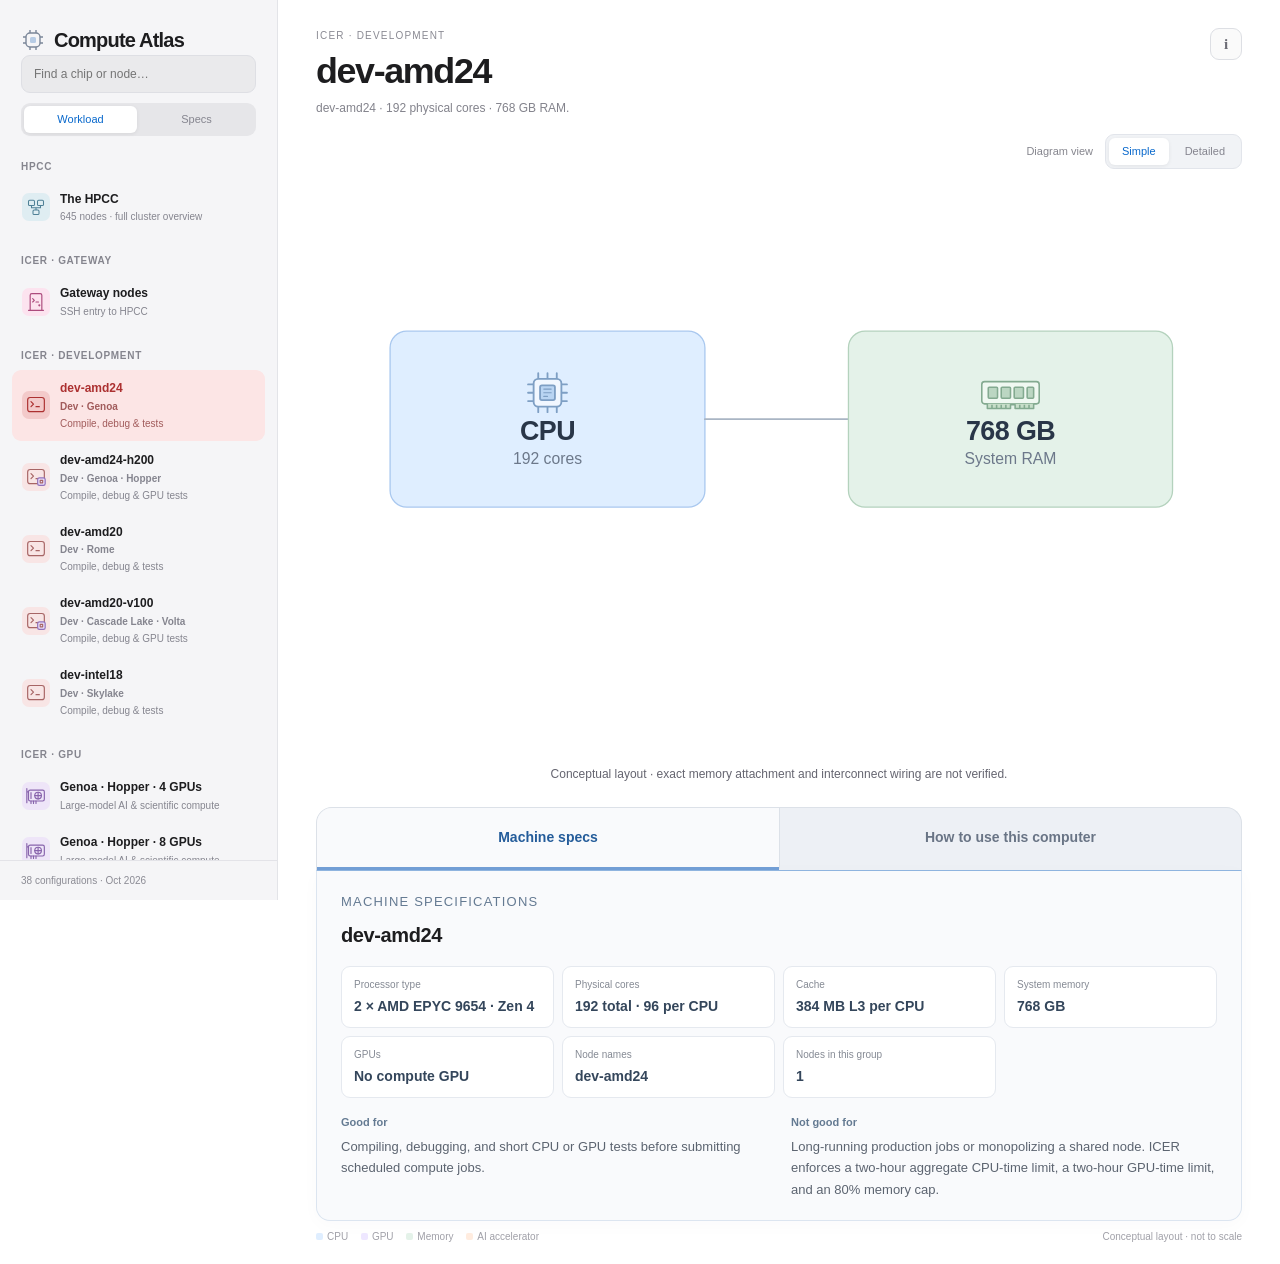
<file: index.html>
<!doctype html>
<html lang="en">

<head>
  <meta charset="utf-8">
  <meta name="viewport" content="width=device-width, initial-scale=1">
  <meta name="color-scheme" content="light">
  <meta name="description" content="An interactive reference for local and ICER compute hardware.">
  <title>Compute Atlas</title>
  <link rel="stylesheet" href="styles/atlas.css">
</head>

<body>
  <div class="app">
    <aside>
      <header class="sidebar-header">
        <a class="brand" href="./" aria-label="Compute Atlas home"><svg viewBox="0 0 24 24" fill="none"
            aria-hidden="true">
            <rect x="5" y="5" width="14" height="14" rx="4" stroke="#7b8799" stroke-width="1.4" />
            <rect x="9" y="9" width="6" height="6" rx="1.5" fill="#b7cce5" />
            <path d="M9 2v3m6-3v3M9 19v3m6-3v3M2 9h3m-3 6h3M19 9h3m-3 6h3" stroke="#7b8799" stroke-width="1.4" />
          </svg> Compute Atlas</a>
        <label class="search"><input id="search" type="search" placeholder="Find a chip or node…"
            aria-label="Find a computer" autocomplete="off"></label>
        <div id="sidebar-mode-controls" class="view-switch sidebar-mode" role="group" aria-label="Sidebar subtitle style">
          <button type="button" data-sidebar-mode="workload" aria-pressed="true">Workload</button>
          <button type="button" data-sidebar-mode="specs" aria-pressed="false">Specs</button>
        </div>
      </header>
      <nav id="computer-list" aria-label="Computers">
        <p class="loading">Loading computers…</p>
      </nav>
      <footer id="profile-count">Loading configurations…</footer>
    </aside>
    <main>
      <header class="page-header">
        <div>
          <p class="eyebrow" id="computer-group"></p>
          <h1 id="computer-name" tabindex="-1">Compute Atlas</h1>
          <p class="summary" id="computer-summary"></p>
        </div>
        <button id="details-button" class="secondary info" aria-label="Configuration details and sources">i</button>
      </header>
      <section id="cluster-panel" class="cluster-panel" aria-label="HPCC cluster inventory" hidden></section>
      <section id="controls" class="controls" hidden aria-label="Local machine options">
        <span class="architecture" id="architecture"></span>
        <label><input id="integrated-gpu" type="checkbox" checked> Integrated GPU</label>
        <label><input id="npu" type="checkbox"> AI accelerator</label>
        <label><input id="discrete-gpu" type="checkbox"> Separate GPU</label>
      </section>
      <div id="diagram-view-controls" class="diagram-view-controls" hidden>
        <span>Diagram view</span>
        <div class="view-switch" role="group" aria-label="Diagram detail level">
          <button type="button" data-diagram-view="simple" aria-pressed="true">Simple</button>
          <button type="button" data-diagram-view="detailed" aria-pressed="false">Detailed</button>
        </div>
      </div>
      <section id="diagram" class="diagram" aria-label="Hardware architecture diagram"></section>
      <div id="machine-tabs" class="machine-tabs" role="tablist" aria-label="Machine information" hidden>
        <button id="specs-tab" type="button" role="tab" aria-selected="true" aria-controls="inspector" data-machine-tab="specs">Machine specs</button>
        <button id="usage-tab" type="button" role="tab" aria-selected="false" aria-controls="usage-panel" tabindex="-1" data-machine-tab="usage">How to use this computer</button>
      </div>
      <section id="inspector" class="inspector" aria-live="polite">
        <p class="eyebrow">Select a component</p>
        <h2>Explore the diagram</h2>
        <p>Click a CPU, GPU, memory pool, or connection to see what it represents.</p>
      </section>
      <section id="usage-panel" class="inspector usage-panel" role="tabpanel" aria-labelledby="usage-tab" hidden></section>
      <footer class="main-footer"><span id="component-legend"><i class="cpu"></i>CPU <i class="gpu"></i>GPU <i class="memory"></i>Memory <i
            class="accelerator"></i>AI accelerator</span><span id="island-legend" hidden><i class="island-cpu"></i>CPU <i class="island-gpu"></i>GPU <i class="island-data"></i>Data Machine <i class="island-superchips"></i>Superchips <i class="island-development"></i>Development</span><span>Conceptual layout · not to scale</span></footer>
    </main>
  </div>
  <dialog id="details-dialog"><button id="close-dialog" class="close" aria-label="Close">×</button>
    <p class="eyebrow">Configuration details</p>
    <h2 id="dialog-title"></h2>
    <div id="dialog-content"></div>
  </dialog>
  <script type="module" src="scripts/app.js"></script>
</body>

</html>
</file>
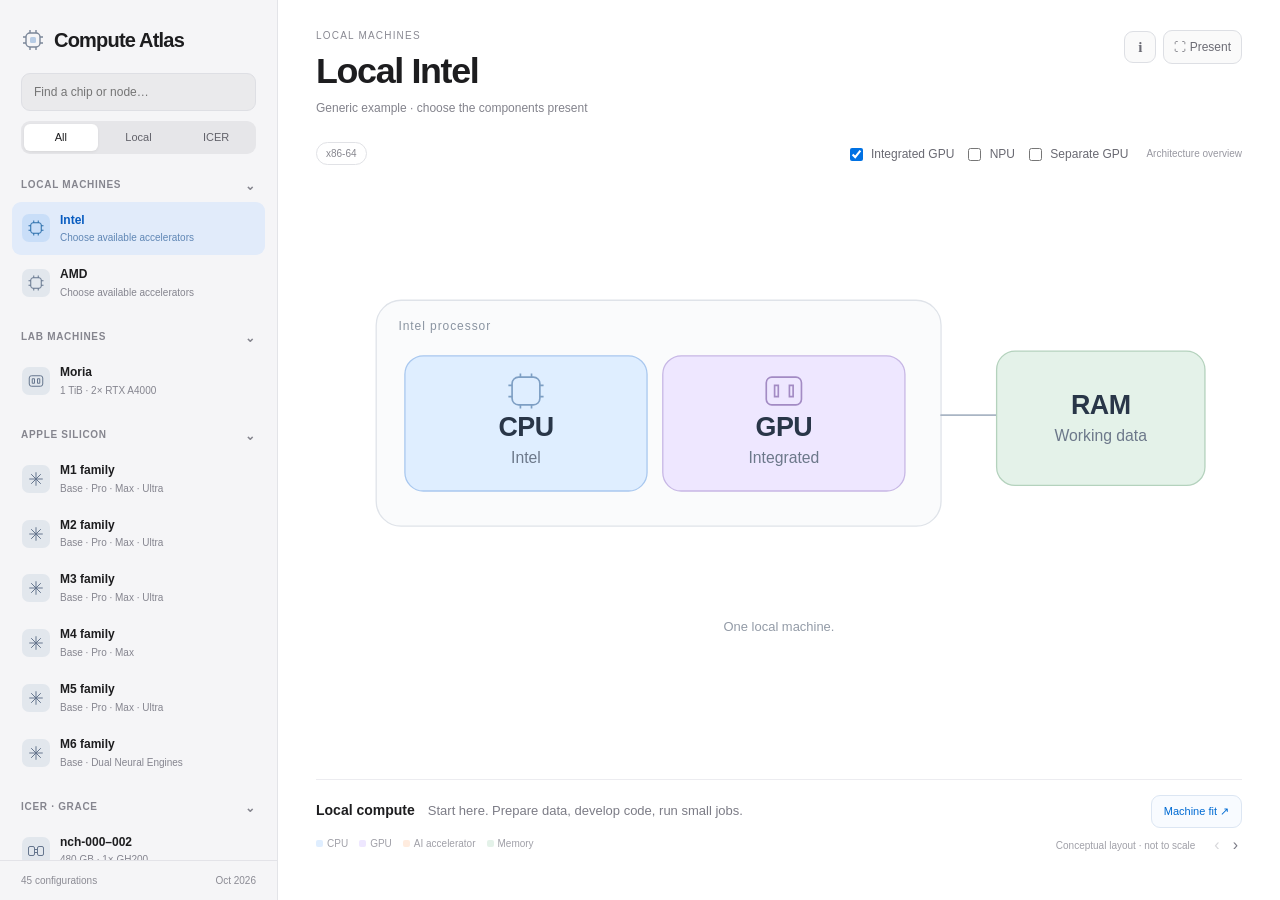
<file: Compute-Atlas.html>
<!doctype html>
<html lang="en">

<head>
  <meta charset="utf-8">
  <meta name="viewport" content="width=device-width,initial-scale=1">
  <meta name="color-scheme" content="light">
  <title>Compute Atlas · Local → ICER</title>
  <style>
    :root {
      color-scheme: light;
      --ink: #1d1d1f;
      --muted: #77777f;
      --line: #e3e4e8;
      --blue: #0071e3;
      --cpu: #dfeeff;
      --cpu-stroke: #a9c8ef;
      --gpu: #eee7ff;
      --gpu-stroke: #c7b7e5;
      --ram: #e4f2e9;
      --ram-stroke: #b4d2bd;
      --npu: #ffecdf;
      --npu-stroke: #e7c5ac
    }

    * {
      box-sizing: border-box
    }

    body {
      margin: 0;
      color: var(--ink);
      background: #fff;
      font: 14px/1.5 -apple-system, BlinkMacSystemFont, "Segoe UI", sans-serif;
      height: 100vh;
      height: 100dvh;
      overflow: hidden
    }

    button,
    input {
      font: inherit
    }

    button {
      color: inherit;
      cursor: pointer;
      background: #fff;
      border: 1px solid #dddfe4;
      border-radius: 9px;
      padding: 7px 12px
    }

    button:hover {
      background: #f1f3f7
    }

    button:focus-visible,
    input:focus-visible,
    summary:focus-visible {
      outline: 3px solid #79b7f6;
      outline-offset: 3px
    }

    button:disabled {
      opacity: .3;
      cursor: default
    }

    [hidden] {
      display: none !important
    }

    .app {
      height: 100%;
      display: grid;
      grid-template-columns: 278px minmax(0, 1fr)
    }

    aside {
      height: 100%;
      background: #f5f5f7;
      border-right: 1px solid var(--line);
      display: flex;
      flex-direction: column;
      min-width: 0
    }

    .side-head {
      padding: 25px 21px 14px
    }

    .brand {
      display: flex;
      align-items: center;
      gap: 9px;
      font-size: 20px;
      font-weight: 600;
      letter-spacing: -.8px
    }

    .brand svg {
      width: 24px;
      height: 24px
    }

    .side-sub {
      font-size: 11px;
      color: var(--muted);
      margin: 3px 0 18px
    }

    .search {
      width: 100%;
      border: 1px solid #dedfe4;
      background: #eaeaec;
      border-radius: 9px;
      padding: 9px 12px;
      color: var(--ink);
      font-size: 12px
    }

    .filters {
      display: flex;
      gap: 4px;
      padding: 3px;
      margin-top: 10px;
      border-radius: 9px;
      background: #e6e6e9
    }

    .filters button {
      flex: 1;
      border: 0;
      background: transparent;
      padding: 5px;
      font-size: 11px;
      color: #62626a;
      border-radius: 6px
    }

    .filters button.active {
      background: #fff;
      color: #1d1d1f;
      box-shadow: 0 1px 3px #0001
    }

    .profiles {
      overflow: auto;
      flex: 1;
      padding: 0 12px 16px;
      scrollbar-width: thin;
      scrollbar-color: #cccdd2 transparent
    }

    .group {
      margin: 0 0 10px
    }

    .group summary {
      cursor: pointer;
      color: #85858e;
      font-size: 10px;
      font-weight: 600;
      letter-spacing: .7px;
      text-transform: uppercase;
      padding: 9px 9px 6px;
      list-style: none;
      display: flex;
      justify-content: space-between
    }

    .group summary::after {
      content: '⌄';
      font-size: 12px
    }

    .group:not([open]) summary::after {
      content: '›'
    }

    .profile {
      display: flex;
      text-align: left;
      gap: 10px;
      align-items: center;
      padding: 10px 10px;
      width: 100%;
      background: transparent;
      border: 0;
      border-radius: 9px;
      margin: 1px 0;
      transition: background .15s
    }

    .profile:hover {
      background: #e9eaee
    }

    .profile.active {
      background: #e1ebfa;
      color: #075bc0
    }

    .profile .p-icon {
      width: 28px;
      height: 28px;
      display: flex;
      align-items: center;
      justify-content: center;
      flex-shrink: 0;
      border-radius: 7px;
      background: #e2e7ed;
      color: #62738b
    }

    .profile.active .p-icon {
      background: #c9def8;
      color: #246aa8
    }

    .p-icon svg {
      width: 18px;
      height: 18px
    }

    .profile strong {
      display: block;
      font-size: 12px;
      font-weight: 550;
      line-height: 1.4
    }

    .profile small {
      display: block;
      color: #85858f;
      font-size: 10px;
      margin-top: 2px
    }

    .profile.active small {
      color: #6087b5
    }

    .side-footer {
      padding: 12px 21px;
      border-top: 1px solid #e3e3e8;
      color: #8b8b94;
      font-size: 10px;
      display: flex;
      justify-content: space-between
    }

    .empty {
      color: #7e7e88;
      font-size: 12px;
      padding: 20px 10px
    }

    main {
      min-width: 0;
      height: 100%;
      display: grid;
      grid-template-rows: auto auto minmax(250px, 1fr) auto;
      padding: 28px 38px 20px;
      overflow: auto
    }

    .main-head {
      display: flex;
      justify-content: space-between;
      align-items: flex-start;
      gap: 20px
    }

    .eyebrow {
      font-size: 10px;
      letter-spacing: 1.2px;
      text-transform: uppercase;
      color: #8a8a93;
      margin-bottom: 7px
    }

    h1 {
      font-size: clamp(25px, 2.8vw, 39px);
      line-height: 1.18;
      font-weight: 550;
      letter-spacing: -1.35px;
      margin: 0 0 7px
    }

    .meta {
      color: #83838c;
      font-size: 12px;
      min-height: 19px
    }

    .head-actions {
      display: flex;
      align-items: center;
      gap: 7px;
      flex-shrink: 0;
      padding-top: 2px
    }

    .head-actions button {
      font-size: 12px;
      color: #6c6c75;
      padding: 7px 10px;
      background: #fafafa
    }

    .head-actions .info {
      width: 32px;
      height: 32px;
      padding: 0;
      font-family: Georgia, serif;
      font-weight: bold;
      font-size: 15px
    }

    .settings {
      min-height: 47px;
      display: flex;
      align-items: center;
      gap: 18px;
      margin-top: 12px;
      flex-wrap: wrap
    }

    .settings label {
      font-size: 12px;
      color: #696972;
      cursor: pointer;
      white-space: nowrap
    }

    .settings input {
      accent-color: var(--blue);
      vertical-align: middle;
      margin: 0 5px 2px 0
    }

    .settings .architecture {
      font-size: 10px;
      color: #86868e;
      border: 1px solid #e1e2e6;
      border-radius: 99px;
      padding: 3px 9px;
      margin-right: auto
    }

    .settings .local-hint {
      font-size: 10px;
      color: #9a9aa3
    }

    .stage {
      position: relative;
      min-height: 250px;
      display: flex;
      align-items: center;
      justify-content: center;
      width: 100%;
      isolation: isolate
    }

    .stage svg {
      width: 100%;
      height: 100%;
      max-width: 1100px;
      max-height: 680px;
      display: block;
      overflow: visible
    }

    .diagram-enter {
      animation: appear .25s ease both
    }

    @keyframes appear {
      from {
        opacity: .1;
        transform: translateY(4px)
      }

      to {
        opacity: 1;
        transform: translateY(0)
      }
    }

    .diagram-frame {
      fill: #fafbfc;
      stroke: #dfe3e9;
      stroke-width: 1.4
    }

    .cpu-box {
      fill: var(--cpu);
      stroke: var(--cpu-stroke)
    }

    .gpu-box {
      fill: var(--gpu);
      stroke: var(--gpu-stroke)
    }

    .ram-box {
      fill: var(--ram);
      stroke: var(--ram-stroke)
    }

    .npu-box {
      fill: var(--npu);
      stroke: var(--npu-stroke)
    }

    .block {
      stroke-width: 1.4;
      transition: stroke .2s, filter .2s
    }

    .component {
      cursor: pointer;
      outline: none
    }

    .component:hover>.block,
    .component:focus-visible>.block {
      stroke: #718eae;
      stroke-width: 2
    }

    .component.selected>.block {
      stroke: #5385be;
      stroke-width: 2.3;
      filter: drop-shadow(0 3px 8px #41688b13)
    }

    svg text {
      font-family: -apple-system, BlinkMacSystemFont, "Segoe UI", sans-serif;
      pointer-events: none
    }

    .diagram-title {
      font-size: 29px;
      font-weight: 550;
      letter-spacing: -.6px;
      fill: #293648
    }

    .diagram-sub {
      font-size: 17px;
      fill: #6c788a
    }

    .diagram-note {
      font-size: 14px;
      fill: #939ba7
    }

    .diagram-small {
      font-size: 13px;
      fill: #778598
    }

    .wire {
      fill: none;
      stroke: #a9b5c4;
      stroke-width: 2;
      stroke-linejoin: round;
      stroke-linecap: round
    }

    .gpu-wire {
      stroke: #b5a4ce
    }

    .badge-text {
      font-size: 13px;
      fill: #8a94a1;
      letter-spacing: 1px
    }

    .role-icon {
      fill: none;
      stroke: #7e9fc4;
      stroke-width: 1.8
    }

    .gpu-icon {
      stroke: #a38bc4
    }

    .npu-icon {
      stroke: #bf9c7f
    }

    .footer {
      border-top: 1px solid #ececf0;
      padding-top: 15px;
      margin-top: 10px
    }

    .caption {
      display: flex;
      gap: 13px;
      align-items: baseline;
      min-height: 33px
    }

    .caption strong {
      font-size: 14px;
      font-weight: 550;
      white-space: nowrap
    }

    .caption span {
      font-size: 13px;
      color: #7c7c86
    }

    .bottomline {
      display: flex;
      justify-content: space-between;
      gap: 20px;
      color: #a0a0a8;
      font-size: 10px;
      margin-top: 8px
    }

    .legend {
      display: flex;
      gap: 11px;
      flex-wrap: wrap
    }

    .legend i {
      display: inline-block;
      width: 7px;
      height: 7px;
      border-radius: 2px;
      margin-right: 4px;
      background: var(--color)
    }

    .pager {
      display: flex;
      gap: 5px
    }

    .pager button {
      border: 0;
      font-size: 16px;
      line-height: 1;
      background: transparent;
      padding: 1px 4px;
      color: #7c7c87
    }

    .top-right {
      display: flex;
      align-items: center;
      gap: 15px
    }

    .node-count {
      color: #9898a1;
      font-size: 10px
    }

    dialog {
      width: min(800px, 92vw);
      max-height: 85vh;
      overflow: auto;
      border: 1px solid #dddfe5;
      border-radius: 20px;
      padding: 28px;
      color: #2b2b33;
      background: #fff;
      box-shadow: 0 25px 100px #0002
    }

    dialog::backdrop {
      background: #242b3745;
      backdrop-filter: blur(7px)
    }

    dialog h2 {
      font-size: 27px;
      font-weight: 550;
      letter-spacing: -.7px;
      margin: 0 0 7px
    }

    dialog h3 {
      font-size: 14px;
      margin-top: 24px;
      font-weight: 600
    }

    dialog p {
      font-size: 12px;
      color: #757580;
      line-height: 1.7
    }

    dialog a {
      color: #006bd3
    }

    dialog .close {
      float: right;
      padding: 3px 10px;
      border: 0;
      font-size: 23px
    }

    dialog table {
      border-collapse: collapse;
      width: 100%;
      font-size: 12px;
      margin: 18px 0
    }

    dialog td {
      padding: 8px 6px;
      border-bottom: 1px solid #eeeef2;
      color: #61616c
    }

    dialog td:first-child {
      width: 35%;
      color: #9999a2
    }

    dialog .source {
      padding: 10px 0;
      border-top: 1px solid #ececf0
    }

    dialog .source a {
      font-size: 12px
    }

    kbd {
      font-size: 10px;
      padding: 1px 4px;
      border: 1px solid #e0e1e6;
      border-radius: 4px
    }

    .presentation .app {
      grid-template-columns: 230px minmax(0, 1fr)
    }

    .presentation main {
      padding: 20px 35px 18px
    }

    .presentation h1 {
      font-size: 38px
    }

    .presentation .caption strong {
      font-size: 18px
    }

    .presentation .caption span {
      font-size: 16px
    }

    .presentation .side-head {
      padding: 20px 15px 10px
    }

    .presentation .search,
    .presentation .filters,
    .presentation .side-sub {
      display: none
    }

    .presentation .profile strong {
      font-size: 13px
    }

    .presentation .bottomline {
      font-size: 11px
    }

    .presentation .diagram-title {
      font-size: 32px
    }

    .presentation .diagram-sub {
      font-size: 19px
    }

    .presentation .diagram-note {
      font-size: 16px
    }

    .presentation .diagram-small {
      font-size: 15px
    }

    .presentation .settings {
      margin-top: 8px
    }

    .presentation .node-count {
      display: none
    }

    .mobile-menu {
      display: none !important
    }

    @media(min-width:1700px) {
      main {
        padding: 35px 65px 25px
      }

      .stage svg {
        max-width: 1250px;
        max-height: 800px
      }

      .profile strong {
        font-size: 13px
      }

      .profile small {
        font-size: 11px
      }
    }

    @media(max-width:1000px) {
      .app {
        grid-template-columns: 240px minmax(0, 1fr)
      }

      main {
        padding: 23px 22px 18px
      }

      .caption {
        display: block
      }

      .caption strong {
        display: block;
        margin-bottom: 3px
      }

      .stage {
        min-height: 300px
      }

      .settings {
        gap: 10px
      }

      .settings label {
        font-size: 11px
      }

      .head-actions button {
        font-size: 11px
      }

      .bottomline>span {
        max-width: 190px
      }

      .diagram-sub {
        font-size: 19px
      }
    }

    @media(max-width:700px) {

      .app,
      .presentation .app {
        grid-template-columns: 1fr
      }

      aside {
        display: none;
        position: fixed;
        left: 0;
        top: 0;
        bottom: 0;
        width: 285px;
        z-index: 10;
        box-shadow: 10px 0 70px #0002
      }

      body.show-menu aside {
        display: flex
      }

      .mobile-menu {
        display: block !important
      }

      .main-head {
        gap: 10px
      }

      main,
      .presentation main {
        padding: 20px 16px 16px
      }

      h1,
      .presentation h1 {
        font-size: 27px
      }

      .meta {
        font-size: 11px
      }

      .head-actions {
        gap: 4px
      }

      .head-actions button {
        padding: 6px 8px
      }

      .eyebrow {
        font-size: 9px
      }

      .stage {
        min-height: 270px
      }

      .stage svg {
        max-height: 540px
      }

      .settings .local-hint {
        display: none
      }

      .caption span,
      .presentation .caption span {
        font-size: 12px
      }

      .caption strong,
      .presentation .caption strong {
        font-size: 14px
      }

      .bottomline {
        font-size: 9px;
        gap: 10px
      }

      .legend {
        gap: 6px
      }

      .diagram-title {
        font-size: 32px
      }

      .diagram-sub {
        font-size: 21px
      }

      .diagram-small {
        font-size: 16px
      }

      .diagram-note {
        font-size: 17px
      }

      .menu-backdrop {
        position: fixed;
        inset: 0;
        z-index: 9;
        background: #0003
      }

      dialog {
        padding: 20px
      }

      .presentation .profile strong {
        font-size: 12px
      }
    }

    @media(prefers-reduced-motion:reduce) {
      * {
        transition: none !important;
        animation: none !important
      }
    }

    /* Normal document scrolling; explicit SVG proportions avoid percentage-height
   sizing loops in Safari's grid/flex layout. */
    html {
      height: auto;
      min-height: 100%;
      overflow-x: hidden;
      overflow-y: auto
    }

    body {
      height: auto;
      min-height: 100vh;
      min-height: 100dvh;
      overflow: visible
    }

    .app {
      height: auto;
      min-height: 100vh;
      min-height: 100dvh;
      align-items: start
    }

    aside {
      position: sticky;
      top: 0;
      height: 100vh;
      height: 100dvh;
      min-height: 0;
      overflow: hidden;
      align-self: start
    }

    .side-head,
    .side-footer {
      flex-shrink: 0
    }

    .profiles {
      flex: 1 1 0;
      min-height: 0;
      overflow-x: hidden;
      overflow-y: auto;
      -webkit-overflow-scrolling: touch;
      overscroll-behavior: contain;
      touch-action: pan-y
    }

    main {
      display: block;
      height: auto;
      min-height: 100vh;
      min-height: 100dvh;
      overflow: visible;
      min-width: 0
    }

    .stage {
      display: block;
      min-height: 0;
      height: auto;
      width: 100%;
      margin: 14px auto;
      max-width: 1100px
    }

    .stage svg {
      display: block;
      width: 100%;
      height: auto;
      max-width: none;
      max-height: none;
      overflow: hidden;
      aspect-ratio: 1000 / 620
    }

    .footer {
      margin-top: 12px
    }

    dialog {
      overflow-y: auto;
      -webkit-overflow-scrolling: touch;
      overscroll-behavior: contain
    }

    @media(min-width:1700px) {
      .stage {
        max-width: 1250px
      }

      .stage svg {
        max-width: none;
        max-height: none
      }
    }

    @media(max-width:1000px) {
      .stage {
        min-height: 0
      }
    }

    @media(max-width:700px) {
      aside {
        position: fixed;
        top: 0;
        bottom: 0;
        height: 100vh;
        height: 100dvh
      }

      .stage {
        min-height: 0;
        margin: 20px 0
      }

      .stage svg {
        height: auto;
        max-height: none
      }

      .app {
        min-height: 100vh;
        min-height: 100dvh
      }
    }


    /* Optional component cards: the base architecture view remains unchanged. */
    .caption .fit-button {
      margin-left: auto;
      flex-shrink: 0;
      font-size: 11px;
      color: #006bd3;
      background: #f8fbff;
      border-color: #dce6f3;
      white-space: nowrap
    }

    #componentDetails {
      width: min(680px, 94vw);
      padding: 25px 28px
    }

    #componentDetails h2 {
      font-size: 25px;
      padding-right: 25px;
      margin: 0 0 5px
    }

    #componentKicker {
      font-size: 13px;
      color: #7b7b85;
      margin: 0 0 18px;
      line-height: 1.5
    }

    .quick-stats {
      display: grid;
      grid-template-columns: repeat(4, minmax(0, 1fr));
      gap: 8px;
      margin: 17px 0 22px
    }

    .quick-stat {
      background: #f4f6f9;
      border: 1px solid #e8ebef;
      border-radius: 11px;
      padding: 13px 10px;
      min-width: 0
    }

    .quick-stat strong {
      display: block;
      font-weight: 550;
      font-size: 19px;
      letter-spacing: -.5px;
      line-height: 1.3;
      overflow-wrap: anywhere
    }

    .quick-stat span {
      font-size: 10px;
      color: #8a8d96;
      display: block;
      margin-top: 4px
    }

    #componentDetails .insight-section h3 {
      font-size: 11px;
      letter-spacing: .2px;
      margin: 15px 0 4px;
      color: #647a92
    }

    #componentDetails .insight-section p {
      font-size: 13px;
      line-height: 1.6;
      margin: 0;
      color: #4d5360
    }

    #componentDetails .insight-why {
      border-top: 1px solid #eceef2;
      margin-top: 17px;
      padding-top: 1px
    }

    #componentDetails .peak-note {
      font-size: 10px;
      line-height: 1.6;
      color: #92949e;
      margin: 15px 0 0
    }

    .term-buttons {
      display: flex;
      gap: 6px;
      flex-wrap: wrap;
      border-top: 1px solid #eceef2;
      padding-top: 14px;
      margin-top: 17px
    }

    .term-buttons button {
      font-size: 10px;
      background: #f8f9fb;
      color: #6c7a90;
      padding: 5px 8px;
      border-color: #e5e8ee
    }

    #componentDetails .term-explanation {
      font-size: 12px;
      background: #eef4fc;
      border-radius: 9px;
      padding: 12px;
      color: #4c6685
    }

    .node-link-button {
      border: 0;
      padding: 0;
      background: transparent;
      color: #006bd3;
      font-size: 11px;
      margin: 15px 0 0
    }

    .card-source {
      margin-top: 14px;
      font-size: 11px
    }

    @media(max-width:1000px) {
      .caption .fit-button {
        margin-top: 10px
      }
    }

    @media(max-width:650px) {
      #componentDetails {
        padding: 21px
      }

      .quick-stats {
        grid-template-columns: repeat(2, minmax(0, 1fr))
      }

      .quick-stat strong {
        font-size: 19px
      }

      .caption .fit-button {
        font-size: 10px
      }
    }


    /* Component selection updates the footer in place; no modal or focus jump. */
    #componentDetails {
      width: 100%;
      max-width: none;
      padding: 16px 18px;
      margin: 15px 0 17px;
      border: 1px solid #e4e8ef;
      border-radius: 14px;
      background: #f9fafc;
      box-shadow: none;
      position: static;
      color: var(--ink)
    }

    #componentDetails h2 {
      font-size: 18px;
      margin: 0 0 3px;
      padding-right: 30px;
      letter-spacing: -.4px;
      font-weight: 550
    }

    #componentKicker {
      font-size: 11px;
      margin: 0 0 12px
    }

    .close-inline {
      float: right;
      padding: 0 4px;
      font-size: 21px;
      line-height: 1;
      border: 0;
      color: #8c95a3;
      background: transparent
    }

    #componentDetails .quick-stats {
      margin: 10px 0 15px;
      gap: 8px
    }

    #componentDetails .quick-stat {
      background: #fff;
      padding: 10px 12px
    }

    #componentDetails .quick-stat strong {
      font-size: 18px
    }

    .insight-columns {
      display: grid;
      grid-template-columns: repeat(3, minmax(0, 1fr));
      gap: 20px
    }

    #componentDetails .insight-section h3 {
      margin: 0 0 5px;
      font-size: 10px
    }

    #componentDetails .insight-section p {
      font-size: 12px;
      line-height: 1.6
    }

    #componentDetails .insight-why {
      margin: 0;
      padding: 0;
      border: 0
    }

    #componentDetails .extra-insight {
      margin-top: 14px;
      border-top: 1px solid #e6eaf0;
      padding-top: 10px;
      color: #7c8799;
      font-size: 11px
    }

    #componentDetails .extra-insight summary {
      cursor: pointer;
      width: max-content
    }

    #componentDetails .term-buttons {
      margin-top: 12px;
      padding-top: 0;
      border: 0
    }

    @media(max-width:850px) {
      .insight-columns {
        grid-template-columns: 1fr;
        gap: 13px
      }

      #componentDetails {
        padding: 14px
      }

      #componentDetails .quick-stats {
        grid-template-columns: repeat(2, minmax(0, 1fr))
      }
    }


    .variant-switch {
      display: flex;
      gap: 3px;
      align-items: center;
      padding: 3px;
      background: #f1f3f6;
      border: 1px solid #e2e5eb;
      border-radius: 9px
    }

    .variant-switch button {
      font-size: 11px;
      border: 0;
      border-radius: 6px;
      padding: 5px 13px;
      background: transparent;
      color: #85858f
    }

    .variant-switch button[aria-pressed=true] {
      background: #fff;
      color: #0868cc;
      box-shadow: 0 1px 4px #0001
    }

    .variant-switch button:disabled {
      opacity: .3;
      cursor: default
    }

    @media(max-width:700px) {
      .variant-switch button {
        padding: 5px 10px
      }
    }
  </style>
</head>

<body>
  <div class="app">
    <aside aria-label="Hardware configurations">
      <div class="side-head">
        <div class="brand"><svg viewBox="0 0 24 24" fill="none" aria-hidden="true">
            <rect x="5" y="5" width="14" height="14" rx="4" stroke="#7b8799" stroke-width="1.4" />
            <rect x="9" y="9" width="6" height="6" rx="1.5" fill="#b7cce5" />
            <path d="M9 2v3m6-3v3M9 19v3m6-3v3M2 9h3m-3 6h3M19 9h3m-3 6h3" stroke="#7b8799" stroke-width="1.4" />
          </svg>Compute Atlas</div>
        <div class="side-sub"></div><input id="search" class="search" placeholder="Find a chip or node…"
          aria-label="Search configurations or individual node names">
        <div class="filters" aria-label="Filter configurations"><button data-filter="all" class="active"
            aria-pressed="true">All</button><button data-filter="local" aria-pressed="false">Local</button><button
            data-filter="icer" aria-pressed="false">ICER</button></div>
      </div>
      <nav class="profiles" id="profiles" aria-label="Choose a configuration"></nav>
      <div class="side-footer"><span id="profileCount">45 configurations</span><span>Oct 2026</span></div>
    </aside>
    <main>
      <div class="main-head">
        <div>
          <div class="eyebrow" id="location">Local machines</div>
          <h1 id="title">Intel</h1>
          <div class="meta" id="meta">Generic local configuration</div>
        </div>
        <div class="head-actions"><button class="mobile-menu" id="menu"
            aria-label="Choose configuration">☰</button><button class="info" id="info"
            aria-label="Configuration details and sources">i</button><button id="present">⛶ Present</button></div>
      </div>
      <div class="settings"><span class="architecture" id="isa">x86-64</span>
        <div id="localOptions"><label><input id="igpu" type="checkbox" checked> Integrated GPU</label>　<label><input
              id="npu" type="checkbox"> NPU</label>　<label><input id="dgpu" type="checkbox"> Separate GPU</label></div>
        <div id="appleOptions" class="variant-switch" role="group" aria-label="Apple chip variant" hidden></div><span
          id="summaryCount" class="node-count"></span>
      </div>
      <div class="stage" id="stage" aria-label="Architecture diagram"></div>
      <footer class="footer">
        <div class="caption" aria-live="polite"><strong id="captionTitle">CPU</strong><span id="captionText">Runs code
            and prepares data.</span><button class="fit-button" id="machineFit">Machine fit ↗</button></div>
        <section id="componentDetails" class="inline-component" aria-label="Selected component information" hidden>
          <button class="close-inline" id="closeComponent" aria-label="Hide component information">×</button>
          <h2 id="componentTitle"></h2>
          <p id="componentKicker"></p>
          <div id="componentBody"></div>
        </section>
        <div class="bottomline">
          <div class="legend"><span><i style="--color:var(--cpu)"></i>CPU</span><span><i
                style="--color:var(--gpu)"></i>GPU</span><span><i style="--color:var(--npu)"></i>AI
              accelerator</span><span><i style="--color:var(--ram)"></i>Memory</span></div>
          <div class="top-right"><span>Conceptual layout · not to scale</span>
            <div class="pager"><button id="prev" aria-label="Previous configuration"
                title="Previous (←)">‹</button><button id="next" aria-label="Next configuration"
                title="Next (→)">›</button></div>
          </div>
        </div>
      </footer>
    </main>
  </div>
  <div class="menu-backdrop" id="menuBackdrop" hidden></div>
  <dialog id="details"><button class="close" id="closeDetails" aria-label="Close details">×</button>
    <div class="eyebrow">Configuration notes</div>
    <h2 id="detailsTitle"></h2>
    <div id="detailsBody"></div>
  </dialog>

  <script>
    'use strict';
    const PROFILES = [
      {
        "id": "local-intel",
        "label": "Intel",
        "group": "Local machines",
        "layout": "local",
        "cpu": "Intel",
        "isa": "x86-64",
        "ram": "System RAM",
        "source": "local",
        "generic": true
      },
      {
        "id": "local-amd",
        "label": "AMD",
        "group": "Local machines",
        "layout": "local",
        "cpu": "AMD",
        "isa": "x86-64",
        "ram": "System RAM",
        "source": "local",
        "generic": true
      },
      {
        "id": "moria",
        "label": "Moria",
        "group": "Lab machines",
        "layout": "server",
        "cpu": "AMD EPYC 7552",
        "cores": 96,
        "threads": 192,
        "ram": "1 TiB",
        "gpu": "RTX A4000",
        "gpuCount": 2,
        "vram": "16 GB",
        "nvlink": "no",
        "nodes": [
          "moria"
        ],
        "nodeRange": "moria.egr.msu.edu",
        "source": "moria",
        "note": "Hardware details supplied by Joe: two 48-core EPYC 7552 CPUs, SMT enabled (192 hardware threads), 1 TiB RAM and two 16 GB RTX A4000 GPUs. Not a live inventory check."
      },
      {
        "id": "apple-m1",
        "label": "M1 family",
        "group": "Apple silicon",
        "layout": "apple",
        "cpu": "Apple M1",
        "isa": "ARM64",
        "ram": "Unified memory",
        "source": "apple",
        "variants": "Base \u00b7 Pro \u00b7 Max \u00b7 Ultra",
        "generic": true
      },
      {
        "id": "apple-m2",
        "label": "M2 family",
        "group": "Apple silicon",
        "layout": "apple",
        "cpu": "Apple M2",
        "isa": "ARM64",
        "ram": "Unified memory",
        "source": "apple",
        "variants": "Base \u00b7 Pro \u00b7 Max \u00b7 Ultra",
        "generic": true
      },
      {
        "id": "apple-m3",
        "label": "M3 family",
        "group": "Apple silicon",
        "layout": "apple",
        "cpu": "Apple M3",
        "isa": "ARM64",
        "ram": "Unified memory",
        "source": "apple",
        "variants": "Base \u00b7 Pro \u00b7 Max \u00b7 Ultra",
        "generic": true
      },
      {
        "id": "apple-m4",
        "label": "M4 family",
        "group": "Apple silicon",
        "layout": "apple",
        "cpu": "Apple M4",
        "isa": "ARM64",
        "ram": "Unified memory",
        "source": "apple",
        "variants": "Base \u00b7 Pro \u00b7 Max",
        "generic": true
      },
      {
        "id": "apple-m5",
        "label": "M5 family",
        "group": "Apple silicon",
        "layout": "apple",
        "cpu": "Apple M5",
        "isa": "ARM64",
        "ram": "Unified memory",
        "source": "apple",
        "variants": "Base \u00b7 Pro \u00b7 Max \u00b7 Ultra",
        "generic": true
      },
      {
        "id": "apple-m6",
        "label": "M6 family",
        "group": "Apple silicon",
        "layout": "apple",
        "cpu": "Apple M6",
        "isa": "ARM64",
        "ram": "Unified memory",
        "source": "apple6",
        "variants": "Base \u00b7 Dual Neural Engines",
        "generic": true
      },
      {
        "id": "grace-hopper",
        "label": "nch-000\u2013002",
        "group": "ICER \u00b7 Grace",
        "layout": "gh",
        "cpu": "NVIDIA Grace",
        "cores": 72,
        "ram": "480 GB",
        "nodes": [
          "nch-000",
          "nch-001",
          "nch-002"
        ],
        "nodeRange": "nch-[000\u2013002]",
        "source": "grace",
        "gpu": "GH200",
        "gpuCount": 1,
        "vram": "96 GB",
        "ssd": "1.5 TB",
        "access": "Buy-in rules; non-owner jobs under 4 hours."
      },
      {
        "id": "grace-hopper-003",
        "label": "nch-003",
        "group": "ICER \u00b7 Grace",
        "layout": "gh",
        "cpu": "NVIDIA Grace",
        "cores": 72,
        "ram": "480 GB",
        "nodes": [
          "nch-003"
        ],
        "nodeRange": "nch-003",
        "source": "grace",
        "gpu": "GH200",
        "gpuCount": 1,
        "vram": "96 GB",
        "ssd": "3.2 TB",
        "access": "Buy-in rules; non-owner jobs under 4 hours."
      },
      {
        "id": "grace-grace",
        "label": "ncc-000",
        "group": "ICER \u00b7 Grace",
        "layout": "gg",
        "cpu": "NVIDIA Grace",
        "cores": 144,
        "ram": "480 GB",
        "nodes": [
          "ncc-000"
        ],
        "nodeRange": "ncc-000",
        "source": "grace",
        "ssd": "3.5 TB",
        "access": "Buy-in rules; non-owner jobs under 4 hours."
      },
      {
        "id": "h200-4",
        "label": "nfh-000\u2013005",
        "group": "ICER \u00b7 GPU",
        "layout": "server",
        "cpu": "AMD EPYC 9654",
        "cores": 192,
        "ram": "768 GB",
        "nodes": [
          "nfh-000",
          "nfh-001",
          "nfh-002",
          "nfh-003",
          "nfh-004",
          "nfh-005"
        ],
        "nodeRange": "nfh-[000\u2013005]",
        "source": "cluster",
        "gpu": "H200",
        "gpuCount": 4,
        "vram": "141 GB",
        "nvlink": "yes",
        "ssd": "960 GB",
        "cluster": "amd24"
      },
      {
        "id": "h200-8",
        "label": "neh-000\u2013001",
        "group": "ICER \u00b7 GPU",
        "layout": "server",
        "cpu": "AMD EPYC 9654",
        "cores": 192,
        "ram": "768 GB",
        "nodes": [
          "neh-000",
          "neh-001"
        ],
        "nodeRange": "neh-[000\u2013001]",
        "source": "cluster",
        "gpu": "H200",
        "gpuCount": 8,
        "vram": "141 GB",
        "nvlink": "yes",
        "ssd": "960 GB",
        "cluster": "amd24"
      },
      {
        "id": "l40s-8",
        "label": "nel-000\u2013002",
        "group": "ICER \u00b7 GPU",
        "layout": "server",
        "cpu": "AMD EPYC 9654",
        "cores": 192,
        "ram": "768 GB",
        "nodes": [
          "nel-000",
          "nel-001",
          "nel-002"
        ],
        "nodeRange": "nel-[000\u2013002]",
        "source": "cluster",
        "gpu": "L40S",
        "gpuCount": 8,
        "vram": "48 GB",
        "nvlink": "no",
        "ssd": "960 GB",
        "cluster": "amd24"
      },
      {
        "id": "a100-amd",
        "label": "nal-000\u2013003, 008\u2013010",
        "group": "ICER \u00b7 GPU",
        "layout": "server",
        "cpu": "AMD EPYC 7713",
        "cores": 128,
        "ram": "512 GB",
        "nodes": [
          "nal-000",
          "nal-001",
          "nal-002",
          "nal-003",
          "nal-008",
          "nal-009",
          "nal-010"
        ],
        "nodeRange": "nal-[000\u2013003,008\u2013010]",
        "source": "cluster",
        "gpu": "A100",
        "gpuCount": 4,
        "vram": "80 GB",
        "nvlink": "yes",
        "ssd": "1.92 TB",
        "cluster": "amd21"
      },
      {
        "id": "a100-intel",
        "label": "nif-000\u2013005",
        "group": "ICER \u00b7 GPU",
        "layout": "server",
        "cpu": "Intel Xeon 8358",
        "cores": 64,
        "ram": "256 GB",
        "nodes": [
          "nif-000",
          "nif-001",
          "nif-002",
          "nif-003",
          "nif-004",
          "nif-005"
        ],
        "nodeRange": "nif-[000\u2013005]",
        "source": "cluster",
        "gpu": "A100",
        "gpuCount": 4,
        "vram": "40 GB",
        "nvlink": "no",
        "ssd": "1.92 TB",
        "cluster": "intel21"
      },
      {
        "id": "v100s",
        "label": "nvf-000\u2013016, 018\u2013020",
        "group": "ICER \u00b7 GPU",
        "layout": "server",
        "cpu": "Intel Xeon Platinum 8260",
        "cores": 48,
        "ram": "178 GB",
        "nodes": [
          "nvf-000",
          "nvf-001",
          "nvf-002",
          "nvf-003",
          "nvf-004",
          "nvf-005",
          "nvf-006",
          "nvf-007",
          "nvf-008",
          "nvf-009",
          "nvf-010",
          "nvf-011",
          "nvf-012",
          "nvf-013",
          "nvf-014",
          "nvf-015",
          "nvf-016",
          "nvf-018",
          "nvf-019",
          "nvf-020"
        ],
        "nodeRange": "nvf-[000\u2013016,018\u2013020]",
        "source": "cluster",
        "gpu": "V100S",
        "gpuCount": 4,
        "vram": "32 GB",
        "nvlink": "mixed",
        "ssd": "412 GB",
        "cluster": "amd20-v100"
      },
      {
        "id": "v100s-017",
        "label": "nvf-017",
        "group": "ICER \u00b7 GPU",
        "layout": "server",
        "cpu": "Intel Xeon Platinum 8260",
        "cores": 48,
        "ram": "565 GB",
        "nodes": [
          "nvf-017"
        ],
        "nodeRange": "nvf-017",
        "source": "cluster",
        "gpu": "V100S",
        "gpuCount": 4,
        "vram": "32 GB",
        "nvlink": "mixed",
        "ssd": "412 GB",
        "cluster": "amd20-v100"
      },
      {
        "id": "v100",
        "label": "nvl-000\u2013007",
        "group": "ICER \u00b7 GPU",
        "layout": "server",
        "cpu": "Intel Xeon Gold 6148",
        "cores": 40,
        "ram": "367 GB",
        "nodes": [
          "nvl-000",
          "nvl-001",
          "nvl-002",
          "nvl-003",
          "nvl-004",
          "nvl-005",
          "nvl-006",
          "nvl-007"
        ],
        "nodeRange": "nvl-[000\u2013007]",
        "source": "cluster",
        "gpu": "V100",
        "gpuCount": 8,
        "vram": "32 GB",
        "nvlink": "yes",
        "ssd": "413 GB",
        "cluster": "intel18-v100"
      },
      {
        "id": "genoa-768",
        "label": "agg-000\u2013047",
        "group": "ICER \u00b7 CPU",
        "layout": "server",
        "cpu": "AMD EPYC 9654",
        "cores": 192,
        "ram": "768 GB",
        "nodes": [
          "agg-000",
          "agg-001",
          "agg-002",
          "agg-003",
          "agg-004",
          "agg-005",
          "agg-006",
          "agg-007",
          "agg-008",
          "agg-009",
          "agg-010",
          "agg-011",
          "agg-012",
          "agg-013",
          "agg-014",
          "agg-015",
          "agg-016",
          "agg-017",
          "agg-018",
          "agg-019",
          "agg-020",
          "agg-021",
          "agg-022",
          "agg-023",
          "agg-024",
          "agg-025",
          "agg-026",
          "agg-027",
          "agg-028",
          "agg-029",
          "agg-030",
          "agg-031",
          "agg-032",
          "agg-033",
          "agg-034",
          "agg-035",
          "agg-036",
          "agg-037",
          "agg-038",
          "agg-039",
          "agg-040",
          "agg-041",
          "agg-042",
          "agg-043",
          "agg-044",
          "agg-045",
          "agg-046",
          "agg-047"
        ],
        "nodeRange": "agg-[000\u2013047]",
        "source": "cluster",
        "cluster": "amd24",
        "ssd": "960 GB"
      },
      {
        "id": "genoa-2300",
        "label": "agg-049\u2013064, 073\u2013078",
        "group": "ICER \u00b7 CPU",
        "layout": "server",
        "cpu": "AMD EPYC 9654",
        "cores": 192,
        "ram": "2.3 TB",
        "nodes": [
          "agg-049",
          "agg-050",
          "agg-051",
          "agg-052",
          "agg-053",
          "agg-054",
          "agg-055",
          "agg-056",
          "agg-057",
          "agg-058",
          "agg-059",
          "agg-060",
          "agg-061",
          "agg-062",
          "agg-063",
          "agg-064",
          "agg-073",
          "agg-074",
          "agg-075",
          "agg-076",
          "agg-077",
          "agg-078"
        ],
        "nodeRange": "agg-[049\u2013064,073\u2013078]",
        "source": "cluster",
        "cluster": "amd24",
        "ssd": "960 GB"
      },
      {
        "id": "genoa-1500",
        "label": "agg-048, 065\u2013072",
        "group": "ICER \u00b7 CPU",
        "layout": "server",
        "cpu": "AMD EPYC 9654",
        "cores": 192,
        "ram": "1.5 TB",
        "nodes": [
          "agg-048",
          "agg-065",
          "agg-066",
          "agg-067",
          "agg-068",
          "agg-069",
          "agg-070",
          "agg-071",
          "agg-072"
        ],
        "nodeRange": "agg-[048,065\u2013072]",
        "source": "cluster",
        "cluster": "amd24",
        "ssd": "960 GB"
      },
      {
        "id": "genoa-x",
        "label": "agx-000\u2013001",
        "group": "ICER \u00b7 CPU",
        "layout": "server",
        "cpu": "AMD EPYC 9684X",
        "cores": 192,
        "ram": "768 GB",
        "nodes": [
          "agx-000",
          "agx-001"
        ],
        "nodeRange": "agx-[000\u2013001]",
        "source": "cluster",
        "cluster": "amd24",
        "ssd": "960 GB",
        "feature": "Larger CPU cache"
      },
      {
        "id": "milan-493",
        "label": "acm-000\u2013047",
        "group": "ICER \u00b7 CPU",
        "layout": "server",
        "cpu": "AMD EPYC 7763",
        "cores": 128,
        "ram": "493 GB",
        "nodes": [
          "acm-000",
          "acm-001",
          "acm-002",
          "acm-003",
          "acm-004",
          "acm-005",
          "acm-006",
          "acm-007",
          "acm-008",
          "acm-009",
          "acm-010",
          "acm-011",
          "acm-012",
          "acm-013",
          "acm-014",
          "acm-015",
          "acm-016",
          "acm-017",
          "acm-018",
          "acm-019",
          "acm-020",
          "acm-021",
          "acm-022",
          "acm-023",
          "acm-024",
          "acm-025",
          "acm-026",
          "acm-027",
          "acm-028",
          "acm-029",
          "acm-030",
          "acm-031",
          "acm-032",
          "acm-033",
          "acm-034",
          "acm-035",
          "acm-036",
          "acm-037",
          "acm-038",
          "acm-039",
          "acm-040",
          "acm-041",
          "acm-042",
          "acm-043",
          "acm-044",
          "acm-045",
          "acm-046",
          "acm-047"
        ],
        "nodeRange": "acm-[000\u2013047]",
        "source": "cluster",
        "cluster": "amd22",
        "ssd": "412 GB"
      },
      {
        "id": "milan-996",
        "label": "acm-050\u2013067",
        "group": "ICER \u00b7 CPU",
        "layout": "server",
        "cpu": "AMD EPYC 7763",
        "cores": 128,
        "ram": "996 GB",
        "nodes": [
          "acm-050",
          "acm-051",
          "acm-052",
          "acm-053",
          "acm-054",
          "acm-055",
          "acm-056",
          "acm-057",
          "acm-058",
          "acm-059",
          "acm-060",
          "acm-061",
          "acm-062",
          "acm-063",
          "acm-064",
          "acm-065",
          "acm-066",
          "acm-067"
        ],
        "nodeRange": "acm-[050\u2013067]",
        "source": "cluster",
        "cluster": "amd22",
        "ssd": "412 GB"
      },
      {
        "id": "milan-2005",
        "label": "acm-068\u2013069",
        "group": "ICER \u00b7 CPU",
        "layout": "server",
        "cpu": "AMD EPYC 7763",
        "cores": 128,
        "ram": "2005 GB",
        "nodes": [
          "acm-068",
          "acm-069"
        ],
        "nodeRange": "acm-[068\u2013069]",
        "source": "cluster",
        "cluster": "amd22",
        "ssd": "412 GB"
      },
      {
        "id": "rome-493",
        "label": "amr-000\u2013101, 136\u2013238, 252\u2013253",
        "group": "ICER \u00b7 CPU",
        "layout": "server",
        "cpu": "AMD EPYC 7H12",
        "cores": 128,
        "ram": "493 GB",
        "nodes": [
          "amr-000",
          "amr-001",
          "amr-002",
          "amr-003",
          "amr-004",
          "amr-005",
          "amr-006",
          "amr-007",
          "amr-008",
          "amr-009",
          "amr-010",
          "amr-011",
          "amr-012",
          "amr-013",
          "amr-014",
          "amr-015",
          "amr-016",
          "amr-017",
          "amr-018",
          "amr-019",
          "amr-020",
          "amr-021",
          "amr-022",
          "amr-023",
          "amr-024",
          "amr-025",
          "amr-026",
          "amr-027",
          "amr-028",
          "amr-029",
          "amr-030",
          "amr-031",
          "amr-032",
          "amr-033",
          "amr-034",
          "amr-035",
          "amr-036",
          "amr-037",
          "amr-038",
          "amr-039",
          "amr-040",
          "amr-041",
          "amr-042",
          "amr-043",
          "amr-044",
          "amr-045",
          "amr-046",
          "amr-047",
          "amr-048",
          "amr-049",
          "amr-050",
          "amr-051",
          "amr-052",
          "amr-053",
          "amr-054",
          "amr-055",
          "amr-056",
          "amr-057",
          "amr-058",
          "amr-059",
          "amr-060",
          "amr-061",
          "amr-062",
          "amr-063",
          "amr-064",
          "amr-065",
          "amr-066",
          "amr-067",
          "amr-068",
          "amr-069",
          "amr-070",
          "amr-071",
          "amr-072",
          "amr-073",
          "amr-074",
          "amr-075",
          "amr-076",
          "amr-077",
          "amr-078",
          "amr-079",
          "amr-080",
          "amr-081",
          "amr-082",
          "amr-083",
          "amr-084",
          "amr-085",
          "amr-086",
          "amr-087",
          "amr-088",
          "amr-089",
          "amr-090",
          "amr-091",
          "amr-092",
          "amr-093",
          "amr-094",
          "amr-095",
          "amr-096",
          "amr-097",
          "amr-098",
          "amr-099",
          "amr-100",
          "amr-101",
          "amr-136",
          "amr-137",
          "amr-138",
          "amr-139",
          "amr-140",
          "amr-141",
          "amr-142",
          "amr-143",
          "amr-144",
          "amr-145",
          "amr-146",
          "amr-147",
          "amr-148",
          "amr-149",
          "amr-150",
          "amr-151",
          "amr-152",
          "amr-153",
          "amr-154",
          "amr-155",
          "amr-156",
          "amr-157",
          "amr-158",
          "amr-159",
          "amr-160",
          "amr-161",
          "amr-162",
          "amr-163",
          "amr-164",
          "amr-165",
          "amr-166",
          "amr-167",
          "amr-168",
          "amr-169",
          "amr-170",
          "amr-171",
          "amr-172",
          "amr-173",
          "amr-174",
          "amr-175",
          "amr-176",
          "amr-177",
          "amr-178",
          "amr-179",
          "amr-180",
          "amr-181",
          "amr-182",
          "amr-183",
          "amr-184",
          "amr-185",
          "amr-186",
          "amr-187",
          "amr-188",
          "amr-189",
          "amr-190",
          "amr-191",
          "amr-192",
          "amr-193",
          "amr-194",
          "amr-195",
          "amr-196",
          "amr-197",
          "amr-198",
          "amr-199",
          "amr-200",
          "amr-201",
          "amr-202",
          "amr-203",
          "amr-204",
          "amr-205",
          "amr-206",
          "amr-207",
          "amr-208",
          "amr-209",
          "amr-210",
          "amr-211",
          "amr-212",
          "amr-213",
          "amr-214",
          "amr-215",
          "amr-216",
          "amr-217",
          "amr-218",
          "amr-219",
          "amr-220",
          "amr-221",
          "amr-222",
          "amr-223",
          "amr-224",
          "amr-225",
          "amr-226",
          "amr-227",
          "amr-228",
          "amr-229",
          "amr-230",
          "amr-231",
          "amr-232",
          "amr-233",
          "amr-234",
          "amr-235",
          "amr-236",
          "amr-237",
          "amr-238",
          "amr-252",
          "amr-253"
        ],
        "nodeRange": "amr-[000\u2013101,136\u2013238,252\u2013253]",
        "source": "cluster",
        "cluster": "amd20",
        "ssd": "412 GB"
      },
      {
        "id": "rome-996",
        "label": "amr-104\u2013135, 239\u2013251",
        "group": "ICER \u00b7 CPU",
        "layout": "server",
        "cpu": "AMD EPYC 7H12",
        "cores": 128,
        "ram": "996 GB",
        "nodes": [
          "amr-104",
          "amr-105",
          "amr-106",
          "amr-107",
          "amr-108",
          "amr-109",
          "amr-110",
          "amr-111",
          "amr-112",
          "amr-113",
          "amr-114",
          "amr-115",
          "amr-116",
          "amr-117",
          "amr-118",
          "amr-119",
          "amr-120",
          "amr-121",
          "amr-122",
          "amr-123",
          "amr-124",
          "amr-125",
          "amr-126",
          "amr-127",
          "amr-128",
          "amr-129",
          "amr-130",
          "amr-131",
          "amr-132",
          "amr-133",
          "amr-134",
          "amr-135",
          "amr-239",
          "amr-240",
          "amr-241",
          "amr-242",
          "amr-243",
          "amr-244",
          "amr-245",
          "amr-246",
          "amr-247",
          "amr-248",
          "amr-249",
          "amr-250",
          "amr-251"
        ],
        "nodeRange": "amr-[104\u2013135,239\u2013251]",
        "source": "cluster",
        "cluster": "amd20",
        "ssd": "412 GB"
      },
      {
        "id": "rome-2005",
        "label": "amr-102\u2013103",
        "group": "ICER \u00b7 CPU",
        "layout": "server",
        "cpu": "AMD EPYC 7H12",
        "cores": 128,
        "ram": "2005 GB",
        "nodes": [
          "amr-102",
          "amr-103"
        ],
        "nodeRange": "amr-[102\u2013103]",
        "source": "cluster",
        "cluster": "amd20",
        "ssd": "412 GB"
      },
      {
        "id": "skl-83",
        "label": "skl-000\u2013011, 013\u2013112",
        "group": "ICER \u00b7 CPU",
        "layout": "server",
        "cpu": "Intel Xeon Gold 6148",
        "cores": 40,
        "ram": "83 GB",
        "nodes": [
          "skl-000",
          "skl-001",
          "skl-002",
          "skl-003",
          "skl-004",
          "skl-005",
          "skl-006",
          "skl-007",
          "skl-008",
          "skl-009",
          "skl-010",
          "skl-011",
          "skl-013",
          "skl-014",
          "skl-015",
          "skl-016",
          "skl-017",
          "skl-018",
          "skl-019",
          "skl-020",
          "skl-021",
          "skl-022",
          "skl-023",
          "skl-024",
          "skl-025",
          "skl-026",
          "skl-027",
          "skl-028",
          "skl-029",
          "skl-030",
          "skl-031",
          "skl-032",
          "skl-033",
          "skl-034",
          "skl-035",
          "skl-036",
          "skl-037",
          "skl-038",
          "skl-039",
          "skl-040",
          "skl-041",
          "skl-042",
          "skl-043",
          "skl-044",
          "skl-045",
          "skl-046",
          "skl-047",
          "skl-048",
          "skl-049",
          "skl-050",
          "skl-051",
          "skl-052",
          "skl-053",
          "skl-054",
          "skl-055",
          "skl-056",
          "skl-057",
          "skl-058",
          "skl-059",
          "skl-060",
          "skl-061",
          "skl-062",
          "skl-063",
          "skl-064",
          "skl-065",
          "skl-066",
          "skl-067",
          "skl-068",
          "skl-069",
          "skl-070",
          "skl-071",
          "skl-072",
          "skl-073",
          "skl-074",
          "skl-075",
          "skl-076",
          "skl-077",
          "skl-078",
          "skl-079",
          "skl-080",
          "skl-081",
          "skl-082",
          "skl-083",
          "skl-084",
          "skl-085",
          "skl-086",
          "skl-087",
          "skl-088",
          "skl-089",
          "skl-090",
          "skl-091",
          "skl-092",
          "skl-093",
          "skl-094",
          "skl-095",
          "skl-096",
          "skl-097",
          "skl-098",
          "skl-099",
          "skl-100",
          "skl-101",
          "skl-102",
          "skl-103",
          "skl-104",
          "skl-105",
          "skl-106",
          "skl-107",
          "skl-108",
          "skl-109",
          "skl-110",
          "skl-111",
          "skl-112"
        ],
        "nodeRange": "skl-[000\u2013011,013\u2013112]",
        "source": "cluster",
        "cluster": "intel18",
        "ssd": "413 GB"
      },
      {
        "id": "skl-178",
        "label": "skl-113\u2013131",
        "group": "ICER \u00b7 CPU",
        "layout": "server",
        "cpu": "Intel Xeon Gold 6148",
        "cores": 40,
        "ram": "178 GB",
        "nodes": [
          "skl-113",
          "skl-114",
          "skl-115",
          "skl-116",
          "skl-117",
          "skl-118",
          "skl-119",
          "skl-120",
          "skl-121",
          "skl-122",
          "skl-123",
          "skl-124",
          "skl-125",
          "skl-126",
          "skl-127",
          "skl-128",
          "skl-129",
          "skl-130",
          "skl-131"
        ],
        "nodeRange": "skl-[113\u2013131]",
        "source": "cluster",
        "cluster": "intel18",
        "ssd": "413 GB"
      },
      {
        "id": "skl-367",
        "label": "skl-132\u2013139, 148\u2013167",
        "group": "ICER \u00b7 CPU",
        "layout": "server",
        "cpu": "Intel Xeon Gold 6148",
        "cores": 40,
        "ram": "367 GB",
        "nodes": [
          "skl-132",
          "skl-133",
          "skl-134",
          "skl-135",
          "skl-136",
          "skl-137",
          "skl-138",
          "skl-139",
          "skl-148",
          "skl-149",
          "skl-150",
          "skl-151",
          "skl-152",
          "skl-153",
          "skl-154",
          "skl-155",
          "skl-156",
          "skl-157",
          "skl-158",
          "skl-159",
          "skl-160",
          "skl-161",
          "skl-162",
          "skl-163",
          "skl-164",
          "skl-165",
          "skl-166",
          "skl-167"
        ],
        "nodeRange": "skl-[132\u2013139,148\u2013167]",
        "source": "cluster",
        "cluster": "intel18",
        "ssd": "413 GB"
      },
      {
        "id": "skl-745",
        "label": "skl-140\u2013147",
        "group": "ICER \u00b7 CPU",
        "layout": "server",
        "cpu": "Intel Xeon Gold 6148",
        "cores": 40,
        "ram": "745 GB",
        "nodes": [
          "skl-140",
          "skl-141",
          "skl-142",
          "skl-143",
          "skl-144",
          "skl-145",
          "skl-146",
          "skl-147"
        ],
        "nodeRange": "skl-[140\u2013147]",
        "source": "cluster",
        "cluster": "intel18",
        "ssd": "413 GB"
      },
      {
        "id": "skl-996",
        "label": "skl-012",
        "group": "ICER \u00b7 CPU",
        "layout": "server",
        "cpu": "Intel Xeon Gold 6148",
        "cores": 40,
        "ram": "996 GB",
        "nodes": [
          "skl-012"
        ],
        "nodeRange": "skl-012",
        "source": "cluster",
        "cluster": "intel18",
        "ssd": "413 GB"
      },
      {
        "id": "vim-v3",
        "label": "vim-000\u2013001",
        "group": "ICER \u00b7 CPU",
        "layout": "server",
        "cpu": "Intel Xeon E7-8867 v3",
        "cores": 64,
        "ram": "2.93 TB",
        "nodes": [
          "vim-000",
          "vim-001"
        ],
        "nodeRange": "vim-[000\u2013001]",
        "source": "cluster",
        "cluster": "intel16",
        "ssd": "860 GB",
        "access": "Special vim constraint required; older large-memory nodes."
      },
      {
        "id": "vim-v4",
        "label": "vim-002",
        "group": "ICER \u00b7 CPU",
        "layout": "server",
        "cpu": "Intel Xeon E7-8867 v4",
        "cores": 144,
        "ram": "5.86 TB",
        "nodes": [
          "vim-002"
        ],
        "nodeRange": "vim-002",
        "source": "cluster",
        "cluster": "intel16",
        "ssd": "3.7 TB",
        "access": "Special vim constraint required; older large-memory node."
      },
      {
        "id": "data-cpu",
        "label": "acm-048\u2013049, 070\u2013071",
        "group": "ICER \u00b7 Data Machine",
        "layout": "server",
        "cpu": "AMD EPYC 7763",
        "cores": 128,
        "ram": "2 TB",
        "nodes": [
          "acm-048",
          "acm-049",
          "acm-070",
          "acm-071"
        ],
        "nodeRange": "acm-[048\u2013049,070\u2013071]",
        "source": "data",
        "threads": 256,
        "ssd": "32 TB",
        "access": "Data Machine account required.",
        "note": "Cluster table lists 2005 GB available to jobs; Data Machine page rounds to 2 TB."
      },
      {
        "id": "data-gpu",
        "label": "nal-004\u2013006",
        "group": "ICER \u00b7 Data Machine",
        "layout": "server",
        "cpu": "AMD EPYC 7713",
        "cores": 128,
        "ram": "512 GB",
        "nodes": [
          "nal-004",
          "nal-005",
          "nal-006"
        ],
        "nodeRange": "nal-[004\u2013006]",
        "source": "data",
        "threads": 256,
        "gpu": "A100",
        "gpuCount": 4,
        "vram": "80 GB",
        "nvlink": "yes",
        "ssd": "32 TB",
        "access": "Data Machine account required."
      },
      {
        "id": "data-mig",
        "label": "nal-007",
        "group": "ICER \u00b7 Data Machine",
        "layout": "server",
        "cpu": "AMD EPYC 7713",
        "cores": 128,
        "ram": "512 GB",
        "nodes": [
          "nal-007"
        ],
        "nodeRange": "nal-007",
        "source": "data",
        "threads": 256,
        "gpu": "A100",
        "gpuCount": 4,
        "vram": "80 GB",
        "mig": true,
        "nvlink": "yes",
        "ssd": "32 TB",
        "access": "Data Machine account required.",
        "note": "Resource table explicitly lists nal-007 with 7 allocatable 10 GB slices per GPU. The surrounding prose disagrees about how many nodes are sliced; this atlas follows the named-node table. Physical layout remains four A100 GPUs."
      },
      {
        "id": "dev-amd24",
        "label": "dev-amd24",
        "group": "ICER \u00b7 Development",
        "layout": "server",
        "cpu": "AMD EPYC 9654",
        "cores": 192,
        "ram": "768 GB",
        "gpu": null,
        "gpuCount": 0,
        "vram": null,
        "nodes": [
          "dev-amd24"
        ],
        "nodeRange": "dev-amd24",
        "source": "development",
        "access": "Shared development node: short tests only; published two-hour CPU/GPU limits and 80% memory cap apply."
      },
      {
        "id": "dev-amd24-h200",
        "label": "dev-amd24-h200",
        "group": "ICER \u00b7 Development",
        "layout": "server",
        "cpu": "AMD EPYC 9654",
        "cores": 192,
        "ram": "768 GB",
        "gpu": "H200",
        "gpuCount": 4,
        "vram": "141 GB",
        "nodes": [
          "dev-amd24-h200"
        ],
        "nodeRange": "dev-amd24-h200",
        "source": "development",
        "access": "Shared development node: short tests only; published two-hour CPU/GPU limits and 80% memory cap apply."
      },
      {
        "id": "dev-amd20",
        "label": "dev-amd20",
        "group": "ICER \u00b7 Development",
        "layout": "server",
        "cpu": "AMD EPYC 7H12",
        "cores": 128,
        "ram": "960 GB",
        "gpu": null,
        "gpuCount": 0,
        "vram": null,
        "nodes": [
          "dev-amd20"
        ],
        "nodeRange": "dev-amd20",
        "source": "development",
        "access": "Shared development node: short tests only; published two-hour CPU/GPU limits and 80% memory cap apply."
      },
      {
        "id": "dev-amd20-v100",
        "label": "dev-amd20-v100",
        "group": "ICER \u00b7 Development",
        "layout": "server",
        "cpu": "Intel Xeon Platinum 8260",
        "cores": 48,
        "ram": "187 GB",
        "gpu": "V100S",
        "gpuCount": 4,
        "vram": "32 GB",
        "nodes": [
          "dev-amd20-v100"
        ],
        "nodeRange": "dev-amd20-v100",
        "source": "development",
        "access": "Shared development node: short tests only; published two-hour CPU/GPU limits and 80% memory cap apply."
      },
      {
        "id": "dev-intel18",
        "label": "dev-intel18",
        "group": "ICER \u00b7 Development",
        "layout": "server",
        "cpu": "Intel Xeon Gold 6148",
        "cores": 40,
        "ram": "377 GB",
        "gpu": null,
        "gpuCount": 0,
        "vram": null,
        "nodes": [
          "dev-intel18"
        ],
        "nodeRange": "dev-intel18",
        "source": "development",
        "access": "Shared development node: short tests only; published two-hour CPU/GPU limits and 80% memory cap apply."
      }
    ];
    const INSIGHTS = {
      "CPU": {
        "AMD EPYC 9654": {
          "title": "AMD EPYC 9654",
          "standout": "Zen 4",
          "metrics": [
            [
              "96",
              "cores / chip"
            ],
            [
              "384 MB",
              "L3 cache / chip"
            ],
            [
              "AVX-512",
              "vector instructions"
            ]
          ],
          "best": "Parallel data processing, numerical libraries and CPU simulations.",
          "limit": "A serial Python loop will not use all these cores; benefits depend on optimized or parallel code.",
          "why": "More cores per chip and DDR5 support expand CPU throughput and memory-feeding capability compared with older EPYC generations. It still needs parallel software.",
          "source": "https://www.amd.com/en/products/processors/server/epyc/4th-generation-9004-and-8004-series/amd-epyc-9654.html",
          "note": "CPU figures are per chip. The diagram shows total physical cores for the whole node."
        },
        "AMD EPYC 9684X": {
          "title": "AMD EPYC 9684X",
          "standout": "Zen 4 + 3D V-Cache",
          "metrics": [
            [
              "96",
              "cores / chip"
            ],
            [
              "1152 MB",
              "L3 cache / chip"
            ],
            [
              "AVX-512",
              "vector instructions"
            ]
          ],
          "best": "Cache-sensitive solvers, CFD and CPU simulations with reusable working sets.",
          "limit": "A serial Python loop will not use all these cores; benefits depend on optimized or parallel code.",
          "why": "Three times the L3 cache per chip of 9654 can reduce RAM traffic for cache-sensitive solvers. Three times the cache does not mean three times the speed.",
          "source": "https://www.amd.com/en/products/processors/server/epyc/4th-generation-9004-and-8004-series/amd-epyc-9684x.html",
          "note": "CPU figures are per chip. The diagram shows total physical cores for the whole node."
        },
        "AMD EPYC 7763": {
          "title": "AMD EPYC 7763",
          "standout": "Zen 3",
          "metrics": [
            [
              "64",
              "cores / chip"
            ],
            [
              "256 MB",
              "L3 cache / chip"
            ],
            [
              "AVX2",
              "vector instructions"
            ]
          ],
          "best": "Parallel data processing, numerical libraries and CPU simulations.",
          "limit": "AVX-512-only binaries cannot run on this CPU.",
          "why": "Zen 3 improves core execution and cache sharing over Zen 2. The 128-core ICER nodes can spread independent CPU work across two chips.",
          "source": "https://www.amd.com/en/products/processors/server/epyc/7003-series/amd-epyc-7763.html",
          "note": "CPU figures are per chip. The diagram shows total physical cores for the whole node."
        },
        "AMD EPYC 7713": {
          "title": "AMD EPYC 7713",
          "standout": "Zen 3",
          "metrics": [
            [
              "64",
              "cores / chip"
            ],
            [
              "256 MB",
              "L3 cache / chip"
            ],
            [
              "AVX2",
              "vector instructions"
            ]
          ],
          "best": "Parallel data processing, numerical libraries and CPU simulations.",
          "limit": "AVX-512-only binaries cannot run on this CPU.",
          "why": "Many CPU cores can prepare data and run CPU workloads alongside the A100 GPUs. An A100 job can still bottleneck on a serial data-loading pipeline.",
          "source": "https://www.amd.com/en/products/processors/server/epyc/7003-series/amd-epyc-7713.html",
          "note": "CPU figures are per chip. The diagram shows total physical cores for the whole node."
        },
        "AMD EPYC 7H12": {
          "title": "AMD EPYC 7H12",
          "standout": "Zen 2",
          "metrics": [
            [
              "64",
              "cores / chip"
            ],
            [
              "256 MB",
              "L3 cache / chip"
            ],
            [
              "AVX2",
              "vector instructions"
            ]
          ],
          "best": "Parallel data processing, numerical libraries and CPU simulations.",
          "limit": "AVX-512-only binaries cannot run on this CPU.",
          "why": "A mature, many-core CPU platform. These nodes remain useful for parallel jobs; a newer GPU generation is irrelevant when your application stays on the CPU.",
          "source": "https://www.amd.com/en/support/downloads/drivers.html/processors/epyc/epyc-7002-series/amd-epyc-7h12.html",
          "note": "CPU figures are per chip. The diagram shows total physical cores for the whole node."
        },
        "AMD EPYC 7552": {
          "title": "AMD EPYC 7552",
          "standout": "Zen 2",
          "metrics": [
            [
              "48",
              "cores / chip"
            ],
            [
              "192 MB",
              "L3 cache / chip"
            ],
            [
              "AVX2",
              "vector instructions"
            ]
          ],
          "best": "Parallel data processing, numerical libraries and CPU simulations.",
          "limit": "AVX-512-only binaries cannot run on this CPU.",
          "why": "Moria has two of these chips: 96 physical cores and 192 hardware threads. Threads share core resources, so 192 threads are not 192 independent cores.",
          "source": "https://www.amd.com/en/support/downloads/drivers.html/processors/epyc/epyc-7002-series/amd-epyc-7552.html",
          "note": "CPU figures are per chip. The diagram shows total physical cores for the whole node."
        },
        "Intel Xeon Gold 6148": {
          "title": "Intel Xeon Gold 6148",
          "standout": "Skylake",
          "metrics": [
            [
              "20",
              "cores / chip"
            ],
            [
              "27.5 MB",
              "cache / chip"
            ],
            [
              "AVX-512",
              "vector instructions"
            ]
          ],
          "best": "Optimized CPU numerical work, data preparation and parallel batch jobs.",
          "limit": "AVX-512 helps vectorized kernels, not arbitrary Python or automatic GPU acceleration.",
          "why": "Vector instructions process multiple numbers within a core. Core count and a supported instruction set are capabilities, not a guaranteed runtime ranking.",
          "source": "https://www.intel.com/content/www/us/en/products/sku/120489/intel-xeon-gold-6148-processor-27-5m-cache-2-40-ghz/specifications.html",
          "note": "CPU figures are per chip; actual application speed depends on vectorization, clocks and memory access."
        },
        "Intel Xeon Platinum 8260": {
          "title": "Intel Xeon Platinum 8260",
          "standout": "Cascade Lake",
          "metrics": [
            [
              "24",
              "cores / chip"
            ],
            [
              "35.75 MB",
              "cache / chip"
            ],
            [
              "AVX-512",
              "vector instructions"
            ]
          ],
          "best": "Optimized CPU numerical work, data preparation and parallel batch jobs.",
          "limit": "AVX-512 helps vectorized kernels, not arbitrary Python or automatic GPU acceleration.",
          "why": "Vector instructions process multiple numbers within a core. Core count and a supported instruction set are capabilities, not a guaranteed runtime ranking.",
          "source": "https://www.intel.com/content/www/us/en/products/platforms/details/cascade-lake.html",
          "note": "CPU figures are per chip; actual application speed depends on vectorization, clocks and memory access."
        },
        "Intel Xeon 8358": {
          "title": "Intel Xeon Platinum 8358",
          "standout": "Ice Lake",
          "metrics": [
            [
              "32",
              "cores / chip"
            ],
            [
              "48 MB",
              "cache / chip"
            ],
            [
              "AVX-512",
              "vector instructions"
            ]
          ],
          "best": "Optimized CPU numerical work, data preparation and parallel batch jobs.",
          "limit": "AVX-512 helps vectorized kernels, not arbitrary Python or automatic GPU acceleration.",
          "why": "Vector instructions process multiple numbers within a core. Core count and a supported instruction set are capabilities, not a guaranteed runtime ranking.",
          "source": "https://www.intel.com/content/www/us/en/products/sku/212282/intel-xeon-platinum-8358-processor-48m-cache-2-60-ghz/specifications.html",
          "note": "CPU figures are per chip; actual application speed depends on vectorization, clocks and memory access."
        },
        "Intel Xeon E7-8867 v3": {
          "title": "Intel Xeon E7-8867 v3",
          "standout": "Haswell",
          "metrics": [
            [
              "16",
              "cores / chip"
            ],
            [
              "45 MB",
              "cache / chip"
            ],
            [
              "AVX2",
              "vector instructions"
            ]
          ],
          "best": "Very large CPU-memory jobs that need the vim nodes\u2019 multi-terabyte RAM.",
          "limit": "AVX-512 binaries are unsupported; the older CPU may lose to newer nodes when memory capacity is not the bottleneck.",
          "why": "On vim, capacity is the standout feature: the machine can fit jobs that do not fit on smaller-memory nodes.",
          "source": "https://www.intel.com/content/www/us/en/products/sku/84681/intel-xeon-processor-e78867-v3-45m-cache-2-50-ghz/specifications.html",
          "note": "CPU figures are per chip; actual application speed depends on vectorization, clocks and memory access."
        },
        "Intel Xeon E7-8867 v4": {
          "title": "Intel Xeon E7-8867 v4",
          "standout": "Broadwell",
          "metrics": [
            [
              "18",
              "cores / chip"
            ],
            [
              "45 MB",
              "cache / chip"
            ],
            [
              "AVX2",
              "vector instructions"
            ]
          ],
          "best": "Very large CPU-memory jobs that need the vim nodes\u2019 multi-terabyte RAM.",
          "limit": "AVX-512 binaries are unsupported; the older CPU may lose to newer nodes when memory capacity is not the bottleneck.",
          "why": "On vim, capacity is the standout feature: the machine can fit jobs that do not fit on smaller-memory nodes.",
          "source": "https://www.intel.com/content/www/us/en/products/sku/93804/intel-xeon-processor-e78867-v4-45m-cache-2-40-ghz/specifications.html",
          "note": "CPU figures are per chip; actual application speed depends on vectorization, clocks and memory access."
        }
      },
      "GPU": {
        "L40S": {
          "title": "NVIDIA L40S",
          "standout": "Ada Lovelace \u00b7 AI + graphics",
          "metrics": [
            [
              "48 GB",
              "GPU memory"
            ],
            [
              "864 GB/s",
              "memory bandwidth"
            ],
            [
              "91.6 TFLOPS",
              "peak FP32"
            ],
            [
              "No NVLink",
              "GPU links"
            ]
          ],
          "best": "FP32 computation, supported mixed-precision AI, inference and ray-traced rendering.",
          "limit": "Double-precision-heavy solvers and communication-heavy model sharding are less natural fits than A100/H200.",
          "why": "High FP32 throughput does not make it an FP64 specialist. RT Cores serve graphics; Tensor Cores serve supported matrix operations. Multi-GPU work remains possible over PCIe.",
          "source": "https://www.nvidia.com/en-us/data-center/l40s/",
          "note": ""
        },
        "H200": {
          "title": "NVIDIA H200 SXM",
          "standout": "Hopper \u00b7 large, fast HBM",
          "metrics": [
            [
              "141 GB",
              "GPU memory"
            ],
            [
              "4.8 TB/s",
              "memory bandwidth"
            ],
            [
              "67 TFLOPS",
              "peak FP32"
            ],
            [
              "34 TFLOPS",
              "peak FP64"
            ]
          ],
          "best": "Large-model training/inference and GPU scientific workloads that need substantial FP64 or memory capacity.",
          "limit": "A model needing more than one GPU\u2019s memory must be explicitly partitioned; eight GPUs are not one automatic shared-memory GPU.",
          "why": "More capacity fits larger states or batches; bandwidth helps data-hungry kernels. Hopper also adds FP8-capable Tensor Cores. FP64 Tensor peak is 67 TFLOPS only for supported matrix operations.",
          "source": "https://www.nvidia.com/en-au/data-center/h200/",
          "note": ""
        },
        "A100-80": {
          "title": "NVIDIA A100 \u00b7 80 GB SXM",
          "standout": "Ampere \u00b7 AI + scientific compute",
          "metrics": [
            [
              "80 GB",
              "GPU memory"
            ],
            [
              "\u22482.0 TB/s",
              "memory bandwidth"
            ],
            [
              "19.5 TFLOPS",
              "peak FP32"
            ],
            [
              "9.7 TFLOPS",
              "peak FP64"
            ]
          ],
          "best": "BF16/FP16/TF32 Tensor Core AI and double-precision scientific workloads.",
          "limit": "No Hopper FP8 Tensor Core path. Large jobs still have to fit or distribute their state across GPUs.",
          "why": "Compared with the 40 GB A100, this version primarily gives more capacity and bandwidth, not twice the raw FP32 arithmetic rate. Supported FP64 matrix operations can use Tensor Cores at 19.5 TFLOPS.",
          "source": "https://www.nvidia.com/content/dam/en-zz/Solutions/Data-Center/a100/pdf/nvidia-a100-datasheet-us-nvidia-1758950-r4-web.pdf",
          "note": ""
        },
        "A100-40": {
          "title": "NVIDIA A100 \u00b7 40 GB PCIe",
          "standout": "Ampere \u00b7 smaller memory pool",
          "metrics": [
            [
              "40 GB",
              "GPU memory"
            ],
            [
              "\u22481.56 TB/s",
              "memory bandwidth"
            ],
            [
              "19.5 TFLOPS",
              "peak FP32"
            ],
            [
              "9.7 TFLOPS",
              "peak FP64"
            ]
          ],
          "best": "AI training and FP64 scientific work when each GPU\u2019s portion fits in 40 GB.",
          "limit": "ICER\u2019s nif configuration has no NVLink. Prefer a linked configuration when frequent GPU-to-GPU traffic dominates.",
          "why": "The 80 GB version does not double arithmetic throughput: the major upgrade is memory capacity and bandwidth. These GPUs still have Ampere Tensor Cores.",
          "source": "https://www.nvidia.com/content/dam/en-zz/Solutions/Data-Center/a100/pdf/nvidia-a100-datasheet-us-nvidia-1758950-r4-web.pdf",
          "note": ""
        },
        "V100": {
          "title": "NVIDIA V100 \u00b7 PCIe reference",
          "standout": "Volta \u00b7 still capable in FP64",
          "metrics": [
            [
              "32 GB",
              "GPU memory"
            ],
            [
              "900 GB/s",
              "memory bandwidth"
            ],
            [
              "14 TFLOPS",
              "peak FP32"
            ],
            [
              "7 TFLOPS",
              "peak FP64"
            ]
          ],
          "best": "FP64 GPU simulations and compatible FP16 Tensor Core training.",
          "limit": "Newer BF16/FP8 Tensor Core kernels need newer hardware; memory is limited to 32 GB per GPU here.",
          "why": "Older does not mean weak in every type of arithmetic: V100 dedicates substantial hardware to double precision. The figures shown are the PCIe reference variant.",
          "source": "https://images.nvidia.com/content/technologies/volta/pdf/volta-v100-datasheet-update-us-1165301-r5.pdf",
          "note": ""
        },
        "V100S": {
          "title": "NVIDIA V100S PCIe",
          "standout": "Volta \u00b7 faster V100 refresh",
          "metrics": [
            [
              "32 GB",
              "GPU memory"
            ],
            [
              "1134 GB/s",
              "memory bandwidth"
            ],
            [
              "16.4 TFLOPS",
              "peak FP32"
            ],
            [
              "8.2 TFLOPS",
              "peak FP64"
            ]
          ],
          "best": "FP64-heavy GPU work and compatible FP16 Tensor Core training that fits in 32 GB.",
          "limit": "No native BF16/FP8 Tensor Core path. ICER describes links as mixed; do not assume every nvf node has NVLink.",
          "why": "The V100S reference improves arithmetic and memory bandwidth over V100 PCIe, with the same 32 GB capacity. New model kernels may still favor newer architectures.",
          "source": "https://images.nvidia.com/content/technologies/volta/pdf/volta-v100-datasheet-update-us-1165301-r5.pdf",
          "note": ""
        },
        "RTX A4000": {
          "title": "NVIDIA RTX A4000",
          "standout": "Ampere \u00b7 workstation GPU",
          "metrics": [
            [
              "16 GB",
              "memory / GPU"
            ],
            [
              "448 GB/s",
              "memory bandwidth"
            ],
            [
              "19.2 TFLOPS",
              "peak FP32"
            ],
            [
              "No NVLink",
              "GPU links"
            ]
          ],
          "best": "Local CUDA experiments, smaller training/inference runs and RTX rendering.",
          "limit": "Large models hit 16 GB per GPU; two cards do not automatically provide one 32 GB pool. Heavy FP64 is a poor specialty match.",
          "why": "Moria is useful for development and jobs that fit locally. These Ampere Tensor Cores accelerate supported mixed-precision math, but A4000 is not an A100-class FP64 design.",
          "source": "https://www.nvidia.com/content/dam/en-zz/Solutions/products/workstations/nvidia-rtx-a4000-datasheet.pdf",
          "note": ""
        },
        "GH200": {
          "title": "GH200 \u00b7 Hopper GPU",
          "standout": "Grace + Hopper integration",
          "metrics": [
            [
              "96 GB",
              "GPU HBM3"
            ],
            [
              "Up to 4 TB/s",
              "GPU memory bandwidth"
            ],
            [
              "480 GB",
              "ICER CPU memory"
            ],
            [
              "900 GB/s",
              "C2C bidirectional peak"
            ]
          ],
          "best": "GPU work with substantial CPU\u2013GPU data exchange and supported use of larger CPU memory.",
          "limit": "ARM-compatible software is required. CPU RAM is not equally fast GPU HBM and does not turn this into a 480 GB GPU.",
          "why": "NVLink-C2C provides a coherent connection between Grace and Hopper. The system keeps separate physical CPU and GPU memory pools. It also supports Hopper\u2019s scientific and low-precision matrix capabilities.",
          "source": "https://docs.nvidia.com/dccpu/grace-perf-tuning-guide/index.html",
          "note": ""
        }
      },
      "APPLE": {
        "apple-m1": {
          "cpu": 8,
          "gpu": 8,
          "bw": null,
          "feature": "Unified memory brings CPU and GPU data into one shared pool.",
          "source": "https://www.apple.com/newsroom/2020/11/apple-unleashes-m1/",
          "cpuwhy": "Efficient performance and efficiency cores make a practical local development machine.",
          "gpuwhy": "Apple announced up to 2.6 TFLOPS GPU throughput for the 8-core base M1. This is a vendor peak, not an application benchmark."
        },
        "apple-m2": {
          "cpu": 8,
          "gpu": 10,
          "bw": 100,
          "feature": "More GPU cores and 100 GB/s unified-memory bandwidth in the base chip.",
          "source": "https://www.apple.com/newsroom/2022/06/apple-unveils-m2-with-breakthrough-performance-and-capabilities/",
          "cpuwhy": "The base CPU keeps eight cores but changes their design; more performance does not require a larger core count.",
          "gpuwhy": "The base GPU grows to ten cores. Memory bandwidth and core improvements both matter; this is not simply a clock-speed upgrade."
        },
        "apple-m3": {
          "cpu": 8,
          "gpu": 10,
          "bw": 100,
          "feature": "Dynamic Caching and hardware ray tracing arrive in the GPU.",
          "source": "https://www.apple.com/newsroom/2023/10/apple-unveils-m3-m3-pro-and-m3-max-the-most-advanced-chips-for-a-personal-computer/",
          "cpuwhy": "Newer CPU cores improve execution while the base chip still has eight cores.",
          "gpuwhy": "Dynamic Caching changes on-chip resource allocation. Ray tracing helps rendering; it does not imply the same gain for every ML kernel."
        },
        "apple-m4": {
          "cpu": 10,
          "gpu": 10,
          "bw": 120,
          "feature": "More base CPU cores and 120 GB/s memory bandwidth.",
          "source": "https://support.apple.com/en-ie/121555",
          "cpuwhy": "Up to ten base-chip CPU cores and higher memory bandwidth expand local compute capability.",
          "gpuwhy": "The base GPU retains up to ten cores; architecture changes and higher memory bandwidth can still improve useful throughput."
        },
        "apple-m5": {
          "cpu": 10,
          "gpu": 10,
          "bw": 153,
          "feature": "A Neural Accelerator in each GPU core, plus 153 GB/s unified-memory bandwidth.",
          "source": "https://www.apple.com/ca/newsroom/2025/10/apple-unleashes-m5-the-next-big-leap-in-ai-performance-for-apple-silicon/",
          "cpuwhy": "Faster core design and more memory bandwidth can improve work even with the same base CPU core count as M4.",
          "gpuwhy": "Apple reports over 4\u00d7 peak GPU AI compute versus M4. That is an AI-specific vendor claim, not 4\u00d7 every GPU workload. The GPU\u2019s Neural Accelerators are separate from the Neural Engine."
        }
      }
    };
    const APPLE_VARIANTS = {
      "apple-m1": {
        "base": {
          "name": "Apple M1",
          "cpu": 8,
          "gpu": 8,
          "bw": null,
          "ram": 16,
          "ne": 16,
          "engines": 1,
          "source": "https://www.apple.com/newsroom/2020/11/apple-unleashes-m1/"
        },
        "pro": {
          "name": "Apple M1 Pro",
          "cpu": 10,
          "gpu": 16,
          "bw": 200,
          "ram": 32,
          "ne": 16,
          "engines": 1,
          "source": "https://www.apple.com/newsroom/2021/10/introducing-m1-pro-and-m1-max-the-most-powerful-chips-apple-has-ever-built/"
        },
        "max": {
          "name": "Apple M1 Max",
          "cpu": 10,
          "gpu": 32,
          "bw": 400,
          "ram": 64,
          "ne": 16,
          "engines": 1,
          "source": "https://www.apple.com/newsroom/2021/10/introducing-m1-pro-and-m1-max-the-most-powerful-chips-apple-has-ever-built/"
        },
        "ultra": {
          "name": "Apple M1 Ultra",
          "cpu": 20,
          "gpu": 64,
          "bw": 800,
          "ram": 128,
          "ne": 32,
          "engines": 1,
          "source": "https://www.apple.com/newsroom/2022/03/apple-unveils-m1-ultra-the-worlds-most-powerful-chip-for-a-personal-computer/"
        }
      },
      "apple-m2": {
        "base": {
          "name": "Apple M2",
          "cpu": 8,
          "gpu": 10,
          "bw": 100,
          "ram": 24,
          "ne": 16,
          "engines": 1,
          "source": "https://www.apple.com/newsroom/2022/06/apple-unveils-m2-with-breakthrough-performance-and-capabilities/"
        },
        "pro": {
          "name": "Apple M2 Pro",
          "cpu": 12,
          "gpu": 19,
          "bw": 200,
          "ram": 32,
          "ne": 16,
          "engines": 1,
          "source": "https://www.apple.com/ca/newsroom/2023/01/apple-unveils-m2-pro-and-m2-max-next-generation-chips-for-next-level-workflows/"
        },
        "max": {
          "name": "Apple M2 Max",
          "cpu": 12,
          "gpu": 38,
          "bw": 400,
          "ram": 96,
          "ne": 16,
          "engines": 1,
          "source": "https://www.apple.com/ca/newsroom/2023/01/apple-unveils-m2-pro-and-m2-max-next-generation-chips-for-next-level-workflows/"
        },
        "ultra": {
          "name": "Apple M2 Ultra",
          "cpu": 24,
          "gpu": 76,
          "bw": 800,
          "ram": 192,
          "ne": 32,
          "engines": 1,
          "source": "https://www.apple.com/newsroom/2023/06/apple-introduces-m2-ultra/"
        }
      },
      "apple-m3": {
        "base": {
          "name": "Apple M3",
          "cpu": 8,
          "gpu": 10,
          "bw": 100,
          "ram": 24,
          "ne": 16,
          "engines": 1,
          "source": "https://support.apple.com/en-nz/118551"
        },
        "pro": {
          "name": "Apple M3 Pro",
          "cpu": 12,
          "gpu": 18,
          "bw": 150,
          "ram": 36,
          "ne": 16,
          "engines": 1,
          "source": "https://support.apple.com/en-ie/117737"
        },
        "max": {
          "name": "Apple M3 Max",
          "cpu": 16,
          "gpu": 40,
          "bw": 400,
          "ram": 128,
          "ne": 16,
          "engines": 1,
          "source": "https://support.apple.com/en-ie/117737"
        },
        "ultra": {
          "name": "Apple M3 Ultra",
          "cpu": 32,
          "gpu": 80,
          "bw": 819,
          "ram": 512,
          "ne": 32,
          "engines": 1,
          "source": "https://support.apple.com/en-au/122211"
        }
      },
      "apple-m4": {
        "base": {
          "name": "Apple M4",
          "cpu": 10,
          "gpu": 10,
          "bw": 120,
          "ram": 32,
          "ne": 16,
          "engines": 1,
          "source": "https://support.apple.com/en-ie/121555"
        },
        "pro": {
          "name": "Apple M4 Pro",
          "cpu": 14,
          "gpu": 20,
          "bw": 273,
          "ram": 64,
          "ne": 16,
          "engines": 1,
          "source": "https://www.apple.com/uk/newsroom/2024/10/apple-introduces-m4-pro-and-m4-max/"
        },
        "max": {
          "name": "Apple M4 Max",
          "cpu": 16,
          "gpu": 40,
          "bw": 546,
          "ram": 128,
          "ne": 16,
          "engines": 1,
          "source": "https://www.apple.com/uk/newsroom/2024/10/apple-introduces-m4-pro-and-m4-max/"
        }
      },
      "apple-m5": {
        "base": {
          "name": "Apple M5",
          "cpu": 10,
          "gpu": 10,
          "bw": 153,
          "ram": 32,
          "ne": 16,
          "engines": 1,
          "source": "https://www.apple.com/ca/newsroom/2025/10/apple-unleashes-m5-the-next-big-leap-in-ai-performance-for-apple-silicon/"
        },
        "pro": {
          "name": "Apple M5 Pro",
          "cpu": 18,
          "gpu": 20,
          "bw": 307,
          "ram": 64,
          "ne": 16,
          "engines": 1,
          "source": "https://www.apple.com/newsroom/2026/03/apple-debuts-m5-pro-and-m5-max-to-supercharge-the-most-demanding-pro-workflows/"
        },
        "max": {
          "name": "Apple M5 Max",
          "cpu": 18,
          "gpu": 40,
          "bw": 614,
          "ram": 128,
          "ne": 16,
          "engines": 1,
          "source": "https://www.apple.com/mac-studio/specs/"
        },
        "ultra": {
          "name": "Apple M5 Ultra",
          "cpu": 36,
          "gpu": 80,
          "bw": 1200,
          "ram": 512,
          "ne": 32,
          "engines": 1,
          "source": "https://www.apple.com/mac-studio/specs/"
        }
      },
      "apple-m6": {
        "base": {
          "name": "Apple M6",
          "cpu": 12,
          "gpu": 12,
          "bw": 170,
          "ram": 32,
          "ne": 32,
          "engines": 2,
          "source": "https://support.apple.com/en-us/128108"
        }
      }
    };
    const appleSelections = {};
    const SOURCE = {
      apple6: { label: 'Apple · M6 and Dual Neural Engines', url: 'https://www.apple.com/newsroom/2026/08/apple-introduces-m6-and-m5-ultra-for-a-big-leap-in-performance-and-ai-compute/' },
      moria: { label: 'Moria hardware · supplied by Joe', url: null },
      cluster: { label: 'ICER · Cluster resources', url: 'https://docs.icer.msu.edu/Cluster_Resources/' },
      grace: { label: 'ICER · Grace Hopper & Grace–Grace', url: 'https://docs.icer.msu.edu/Getting_Started_with_Grace_Hopper_and_Grace_Grace/' },
      data: { label: 'ICER · Data Machine resources', url: 'https://docs.icer.msu.edu/Using_the_Data_Machine/' },
      development: { label: 'ICER · Development nodes', url: 'https://docs.icer.msu.edu/development_nodes/' },
      gpu: { label: 'ICER · GPU resources', url: 'https://docs.icer.msu.edu/GPU_resources/' },
      apple: { label: 'Apple · Apple Silicon system architecture', url: 'https://developer.apple.com/videos/play/wwdc2020/10686/' },
      apple5: { label: 'Apple · M5 architecture', url: 'https://www.apple.com/ca/newsroom/2025/10/apple-unleashes-m5-the-next-big-leap-in-ai-performance-for-apple-silicon/' },
      local: { label: 'Intel · Integrated and discrete graphics', url: 'https://www.intel.com/content/www/us/en/support/articles/000057824/graphics.html' },
      npuIntel: { label: 'Intel · Identifying NPU support', url: 'https://www.intel.com/content/www/us/en/support/articles/000097597/processors.html' },
      npuAMD: { label: 'AMD · Ryzen AI', url: 'https://www.amd.com/en/products/processors/business-systems/ryzen-ai.html' },
      nvidia: { label: 'NVIDIA · Grace CPU architecture', url: 'https://developer.nvidia.com/blog/nvidia-grace-cpu-superchip-architecture-in-depth/' }
    };
    const $ = id => document.getElementById(id), esc = s => String(s ?? '').replace(/[&<>"']/g, c => ({ '&': '&amp;', '<': '&lt;', '>': '&gt;', '"': '&quot;', "'": '&#39;' }[c]));
    let current = PROFILES[0], filter = 'all', query = '', picked = null;
    const settings = { 'local-intel': { igpu: true, npu: false, dgpu: false }, 'local-amd': { igpu: true, npu: false, dgpu: false } };
    const ui = { collapsed: new Set(), visible: [] };
    function icon(kind) { const path = kind === 'apple' ? '<path d="M12 3v18M3 12h18M5.6 5.6l12.8 12.8M5.6 18.4L18.4 5.6"/>' : kind === 'gpu' ? '<rect x="3" y="5" width="18" height="14" rx="3"/><path d="M7 9h3v6H7zm7 0h3v6h-3z"/>' : kind === 'grace' ? '<rect x="2" y="6" width="8" height="12" rx="2"/><rect x="14" y="6" width="8" height="12" rx="2"/><path d="M10 10h4m-4 4h4"/>' : '<rect x="5" y="5" width="14" height="14" rx="3"/><path d="M9 2v3m6-3v3M9 19v3m6-3v3M2 9h3m-3 6h3M19 9h3m-3 6h3"/>'; return '<svg viewBox="0 0 24 24" fill="none" stroke="currentColor" stroke-width="1.3" aria-hidden="true">' + path + '</svg>'; }
    function profileKind(p) { return p.layout === 'apple' ? 'apple' : ['gh', 'gg'].includes(p.layout) ? 'grace' : p.gpuCount ? 'gpu' : 'cpu'; }
    function profileSub(p) { if (p.layout === 'local') return 'Choose available accelerators'; if (p.layout === 'apple') return p.variants; return p.ram + (p.gpuCount ? ' · ' + p.gpuCount + '× ' + p.gpu : ' · ' + p.cores + ' cores'); }
    function match(p) { const scope = filter === 'all' || (filter === 'local' ? !p.group.startsWith('ICER') : p.group.startsWith('ICER')); const hay = [p.label, p.cpu, p.gpu, p.ram, p.group, p.cluster, p.id, p.variants, ...(p.nodes || [])].filter(Boolean).join(' ').toLowerCase(); return scope && (!query || hay.includes(query)); }
    function renderSidebar() { const list = PROFILES.filter(match); ui.visible = list; const groups = [...new Set(list.map(p => p.group))]; $('profiles').innerHTML = list.length ? groups.map(group => '<details class="group" data-group="' + esc(group) + '" ' + (query || !ui.collapsed.has(group) ? 'open' : '') + '><summary>' + esc(group) + '</summary>' + list.filter(p => p.group === group).map(p => '<button class="profile ' + (p.id === current.id ? 'active' : '') + '" data-profile="' + p.id + '" aria-current="' + (p.id === current.id ? 'true' : 'false') + '"><span class="p-icon">' + icon(profileKind(p)) + '</span><span><strong>' + esc(p.label) + '</strong><small>' + esc(profileSub(p)) + '</small></span></button>').join('') + '</details>').join('') : '<p class="empty">No matching configuration.</p>'; $('profileCount').textContent = list.length + ' configurations'; document.querySelectorAll('.group').forEach(d => d.addEventListener('toggle', () => { if (d.open) ui.collapsed.delete(d.dataset.group); else ui.collapsed.add(d.dataset.group); })); }
    function text(x, y, txt, cls = 'diagram-title', anchor = 'middle') { return '<text x="' + x + '" y="' + y + '" class="' + cls + '" text-anchor="' + anchor + '">' + esc(txt) + '</text>'; }
    function wire(d, cls = '') { return '<path d="' + d + '" class="wire ' + cls + '"/>'; }
    function frame(x, y, w, h, label) { return '<rect x="' + x + '" y="' + y + '" width="' + w + '" height="' + h + '" rx="27" class="diagram-frame"/>' + text(x + 24, y + 32, label, 'badge-text', 'start'); }
    function chipMark(x, y, type = 'cpu', small = false) { const k = small ? .7 : 1; let p = type === 'gpu' ? '<rect x="0" y="0" width="38" height="30" rx="6"/><path d="M9 9h4v12H9zm16 0h4v12h-4z"/>' : type === 'npu' ? '<path d="M19 0l19 15-19 15L0 15zM19 7v16M9 15h20"/>' : '<rect x="4" y="0" width="30" height="30" rx="7"/><path d="M0 9h4m-4 12h4M34 9h4m-4 12h4M13-4v4m12-4v4M13 30v4m12-4v4"/>'; return '<g class="role-icon ' + (type === 'gpu' ? 'gpu-icon' : type === 'npu' ? 'npu-icon' : '') + '" transform="translate(' + x + ' ' + y + ') scale(' + k + ')">' + p + '</g>'; }
    function block(id, type, x, y, w, h, title, sub = '', options = {}) { const cls = type + '-box', cx = x + w / 2; let content = '<rect x="' + x + '" y="' + y + '" width="' + w + '" height="' + h + '" rx="' + (options.compact ? 15 : 20) + '" class="block ' + cls + '"/>'; if (options.icon !== false && type !== 'ram') content += chipMark(cx - 19, y + 23, type, options.compact); let titleY = options.compact ? y + 40 : y + (type === 'ram' ? h * .47 : 87); if (options.icon === false) titleY = y + h * .47; content += text(cx, titleY, title, options.compact ? 'diagram-sub' : 'diagram-title'); if (sub) content += text(cx, titleY + (options.compact ? 24 : 29), sub, options.compact ? 'diagram-small' : 'diagram-sub'); return '<g class="component ' + (picked === id ? 'selected' : '') + '" data-component="' + id + '" tabindex="0" role="button" aria-label="' + esc(title + ' ' + sub) + '">' + content + '</g>'; }
    function svgStart(p) { return '<svg xmlns="http://www.w3.org/2000/svg" width="1000" height="620" viewBox="0 0 1000 620" role="img" aria-labelledby="svgTitle svgDescription"><title id="svgTitle">' + esc(titleFor(p)) + '</title><desc id="svgDescription">' + esc(accessibleDescription(p)) + '</desc>'; }
    function titleFor(p) { if (p.id === 'moria') return 'Moria'; if (p.layout === 'local') return 'Local ' + p.cpu; if (p.layout === 'apple') return appleVariant(p).name; if (p.layout === 'gh') return 'Grace Hopper'; if (p.layout === 'gg') return 'Grace–Grace'; if (p.group.includes('Data Machine')) return p.gpuCount ? 'Data Machine · A100' + (p.mig ? ' slices' : '') : 'Data Machine · CPU'; if (p.group.includes('Development')) return p.id; if (p.gpuCount) return p.gpuCount + ' × NVIDIA ' + p.gpu; return p.cpu; }
    function accessibleDescription(p) { if (p.layout === 'local') { const s = settings[p.id]; return 'Generic ' + p.cpu + ' system with CPU' + (s.igpu ? ', integrated GPU' : '') + (s.npu ? ', NPU' : '') + ' and system RAM' + (s.dgpu ? ', plus a separate GPU and VRAM.' : '.'); } if (p.layout === 'apple') { const a = appleVariant(p); return a.name + ': up to ' + a.cpu + ' CPU cores, ' + a.gpu + ' GPU cores, ' + (a.engines === 2 ? 'two 16-core Neural Engines' : a.ne + ' Neural Engine cores') + ', sharing up to ' + a.ram + ' GB unified memory.'; } if (p.layout === 'gh') return 'A 72-core Grace CPU with 480 GB CPU memory, connected to a Hopper GPU with 96 GB GPU memory.'; if (p.layout === 'gg') return 'Two 72-core Grace CPUs linked together, with 480 GB CPU memory in total and no GPU.'; return p.cores + ' physical CPU cores, ' + p.ram + ' RAM' + (p.gpuCount ? ', ' + p.gpuCount + ' ' + p.gpu + ' GPUs, each with ' + p.vram + ' GPU memory.' : ', no compute GPU.'); }
    function drawLocal(p) { const s = settings[p.id], parts = [['cpu', 'CPU', p.cpu], ...(s.igpu ? [['gpu', 'GPU', 'Integrated']] : []), ...(s.npu ? [['npu', 'NPU', 'AI accelerator']] : [])], n = parts.length, gap = 17, boxw = (540 - gap * (n - 1)) / n, x0 = 96; let out = frame(65, 118, 610, 244, p.cpu + ' processor'); parts.forEach(([type, label, sub], i) => { out += block(type, type, x0 + i * (boxw + gap), 178, boxw, 146, label, sub); }); out += wire('M675 242H735'); out += block('ram', 'ram', 735, 173, 225, 145, 'RAM', 'Working data'); if (s.dgpu) { out += wire('M370 362V413H590V443'); out += connectionLabel(473, 401, 'PCIe'); out += block('discrete', 'gpu', 590, 443, 370, 125, 'Separate GPU', 'Parallel work', { icon: false }); out += block('vram', 'ram', 87, 443, 370, 125, 'VRAM', 'GPU data'); out += wire('M457 505H590'); } else { out += text(500, 475, 'One local machine.', 'diagram-note'); } return out; }
    function appleVariant(p) { return APPLE_VARIANTS[p.id][appleSelections[p.id] || 'base']; }
    function renderAppleOptions() { const variants = APPLE_VARIANTS[current.id] || {}, choice = appleSelections[current.id] || 'base'; $('appleOptions').hidden = current.layout !== 'apple'; if (current.layout === 'apple') $('appleOptions').innerHTML = ['base', 'pro', 'max', 'ultra'].map(t => '<button data-apple-variant="' + t + '" aria-pressed="' + String(choice === t) + '" ' + (!variants[t] ? 'disabled title="No documented variant in this atlas"' : '') + '>' + t[0].toUpperCase() + t.slice(1) + '</button>').join(''); }
    function changeAppleVariant(tier) { if (current.layout !== 'apple' || !APPLE_VARIANTS[current.id][tier]) return; appleSelections[current.id] = tier; const active = picked; choose(current.id); if (active) { picked = active; buildDiagram(); showComponentCard(active); } }
    function drawApple(p) {
      const a = appleVariant(p); let out = frame(110, 67, 780, 273, a.name + ' · system on a chip');
      out += block('cpu', 'cpu', 139, 129, 228, 168, 'CPU', 'Up to ' + a.cpu + ' cores');
      out += block('gpu', 'gpu', 386, 129, 228, 168, 'GPU', 'Up to ' + a.gpu + ' cores');
      if (a.engines === 2) {
        const x = 633; out += '<g class="component ' + (picked === 'npu' ? 'selected' : '') + '" data-component="npu" tabindex="0" role="button" aria-label="Dual Neural Engines: two separate 16-core Neural Engines"><rect x="' + x + '" y="129" width="228" height="168" rx="20" class="block npu-box"/>' + text(x + 114, 157, 'Neural Engines', 'diagram-sub');
        for (let i = 0; i < 2; i++) { out += '<rect x="' + (x + 13 + i * 108) + '" y="177" width="95" height="95" rx="12" fill="#fff7ef" stroke="#e2bda0"/>' + text(x + 60 + i * 108, 211, 'Engine ' + (i + 1), 'diagram-small') + text(x + 60 + i * 108, 245, '16 cores', 'diagram-sub'); } out += '</g>';
      } else out += block('npu', 'npu', 633, 129, 228, 168, 'Neural Engine', a.ne + ' cores');
      [253, 500, 747].forEach(x => out += wire('M' + x + ' 297V405')); out += wire('M253 405H747 M500 405V440');
      out += block('ram', 'ram', 139, 440, 722, 130, 'Up to ' + a.ram + ' GB unified memory', a.bw ? 'Up to ' + (a.bw >= 1000 ? (a.bw / 1000) + ' TB/s' : a.bw + ' GB/s') + ' bandwidth' : 'Shared by CPU, GPU and Neural Engine');
      return out;
    }
    function drawGrace(p) { if (p.layout === 'gg') { let out = frame(70, 64, 860, 282, 'Grace CPU Superchip'); out += block('cpu', 'cpu', 110, 128, 310, 170, 'Grace CPU', '72 cores'); out += block('cpu2', 'cpu', 580, 128, 310, 170, 'Grace CPU', '72 cores'); out += wire('M420 210H580'); out += connectionLabel(500, 191, 'NVLink-C2C'); out += wire('M265 298V402 M735 298V402 M265 402H735 M500 402V441'); out += block('ram', 'ram', 130, 441, 740, 127, p.ram + ' total', 'CPU memory'); return out; } let out = frame(70, 64, 860, 493, 'Grace Hopper Superchip'); out += block('cpu', 'cpu', 110, 126, 310, 174, 'Grace CPU', '72 cores'); out += block('gpu', 'gpu', 580, 126, 310, 174, 'Hopper GPU', 'GH200'); out += wire('M420 212H580'); out += connectionLabel(500, 191, 'NVLink-C2C'); out += wire('M265 300V383 M735 300V383'); out += block('ram', 'ram', 110, 383, 310, 125, p.ram, 'CPU memory'); out += block('vram', 'ram', 580, 383, 310, 125, p.vram, 'GPU memory'); return out; }
    function drawServer(p) { if (!p.gpuCount) { let out = block('cpu', 'cpu', 98, 194, 355, 205, 'CPU', p.cores + ' cores'); out += text(275, 439, p.cpu, 'diagram-sub'); out += wire('M453 297H593'); out += block('ram', 'ram', 593, 194, 310, 205, p.ram, 'System RAM'); return out; } const many = p.gpuCount > 4; let out = block('cpu', 'cpu', 123, 40, 340, 173, 'CPU', p.cores + ' cores'); out += text(293, 238, p.cpu, 'diagram-small'); out += wire('M463 125H611'); out += block('ram', 'ram', 611, 40, 266, 173, p.ram, 'System RAM'); out += wire('M293 213V268H500V289'); out += connectionLabel(500, 266, 'PCIe'); out += frame(45, 289, 910, 292, p.gpuCount + ' × ' + p.gpu + (p.mig ? ' · MIG slices' : '')); const cols = Math.min(p.gpuCount, 4), bw = (854 - (cols - 1) * 16) / cols; for (let i = 0; i < p.gpuCount; i++) { const x = 73 + (i % cols) * (bw + 16), y = many ? 335 + Math.floor(i / cols) * 110 : 344, h = many ? 96 : 171; let inner = '<rect x="' + x + '" y="' + y + '" width="' + bw + '" height="' + h + '" rx="14" class="block gpu-box"/>'; inner += text(x + bw / 2, y + (many ? 31 : 46), p.gpu, 'diagram-title'); inner += text(x + bw / 2, y + (many ? 52 : 75), 'GPU ' + (i + 1), 'diagram-small'); const my = y + (many ? 64 : 100), mh = many ? 24 : 45; inner += '<rect x="' + (x + 11) + '" y="' + my + '" width="' + (bw - 22) + '" height="' + mh + '" rx="7" class="ram-box" stroke-width="1"/>' + text(x + bw / 2, my + mh / 2 + 5, p.mig ? '7 × 10 GB slices' : p.vram + (many ? '' : ' GPU memory'), many ? 'diagram-small' : 'diagram-sub'); out += '<g class="component ' + (picked === 'gpu-' + i ? 'selected' : '') + '" data-component="gpu-' + i + '" tabindex="0" role="button" aria-label="' + p.gpu + ' GPU ' + (i + 1) + ' with ' + p.vram + ' memory">' + inner + '</g>'; } if (p.nvlink === 'yes') { out += wire('M145 556H855', 'gpu-wire'); out += connectionLabel(500, 574, 'NVLink between GPUs'); } return out; }
    function buildDiagram() { let result = svgStart(current); result += current.layout === 'local' ? drawLocal(current) : current.layout === 'apple' ? drawApple(current) : ['gh', 'gg'].includes(current.layout) ? drawGrace(current) : drawServer(current); $('stage').innerHTML = result + '</svg>'; }
    function defaultCaption(p) { if (p.layout === 'local') return ['Local compute', 'Start here. Prepare data, develop code, run small jobs.']; if (p.layout === 'apple') return [appleVariant(p).engines === 2 ? 'Dual Neural Engines' : 'One shared memory pool', appleVariant(p).engines === 2 ? 'Two 16-core Neural Engines, plus GPU Neural Accelerators.' : 'CPU, GPU and Neural Engine work with the same memory.']; if (p.layout === 'gh') return ['CPU + GPU', 'Tightly connected compute, with distinct CPU and GPU memory.']; if (p.layout === 'gg') return ['CPU + CPU', '144 CPU cores. No GPU in this configuration.']; if (p.mig) return ['Shared GPU access', 'A100 GPUs divided into smaller allocatable slices.']; if (p.group.includes('Development')) return ['Develop & test', 'Shared nodes for short tests before scheduled jobs.']; if (p.gpuCount) return ['Parallel workloads', 'Training, inference, simulations and other supported GPU work.']; if (['2.93 TB', '5.86 TB', '2005 GB', '2.3 TB', '2 TB'].includes(p.ram)) return ['Large-memory work', 'Keep bigger datasets and CPU jobs in memory.']; return ['CPU workloads', 'Independent tasks, simulations and data processing.']; }
    function describePart(id) { let key = id.startsWith('gpu-') ? 'gpu' : id; const p = current; if (key === 'cpu2') key = 'cpu'; const data = { cpu: ['CPU', 'Runs code, prepares data and handles general computation.'], gpu: ['GPU', 'Parallel computation in software that supports this GPU.'], npu: ['AI accelerator', 'Runs supported neural-network models efficiently; software support is required.'], ram: ['Memory', 'Holds working data. Capacity determines how much fits.'], vram: ['GPU memory', 'Holds models and data used by the GPU.'], discrete: ['Separate GPU', 'An additional processor for supported parallel workloads.'] }; if (p.layout === 'apple' && key === 'ram') return ['Unified memory', 'One memory pool for the CPU, GPU and Neural Engine.']; if (p.layout === 'gh' && key === 'ram') return ['480 GB CPU memory', 'Separate from the GPU’s 96 GB HBM; linked through a coherent memory system.']; if (p.layout === 'gh' && key === 'vram') return ['96 GB GPU memory', 'Fast local GPU memory. CPU memory is a separate physical pool.']; if (p.layout === 'gg' && key === 'ram') return ['480 GB total CPU memory', 'The capacity ICER lists for ncc-000; no dedicated GPU memory.']; if (p.mig && key === 'gpu') return ['A100 slices', 'The published table identifies seven 10 GB allocatable slices per physical GPU.']; return data[key] || defaultCaption(p); }
    function caption(value) { $('captionTitle').textContent = value[0]; $('captionText').textContent = value[1]; }
    function choose(id, scroll = false) { const p = PROFILES.find(x => x.id === id); if (!p) return; current = p; picked = null; $('componentDetails').hidden = true; $('title').textContent = titleFor(p); $('location').textContent = p.group; $('meta').textContent = p.layout === 'local' ? 'Generic example · choose the components present' : p.layout === 'apple' ? 'Maximum variant configuration shown · individual models vary' : p.nodeRange; $('isa').textContent = p.isa || (['gh', 'gg'].includes(p.layout) ? 'ARM64' : 'x86-64'); $('localOptions').hidden = p.layout !== 'local'; renderAppleOptions(); if (p.layout === 'local') for (const k of ['igpu', 'npu', 'dgpu']) $(k).checked = settings[p.id][k]; $('summaryCount').textContent = p.nodes ? p.nodes.length + ' node' + (p.nodes.length === 1 ? '' : 's') + ' · Full-node view' : 'Architecture overview'; renderSidebar(); buildDiagram(); caption(defaultCaption(p)); $('stage').classList.remove('diagram-enter'); void $('stage').offsetWidth; $('stage').classList.add('diagram-enter'); $('prev').disabled = ui.visible.indexOf(p) <= 0; $('next').disabled = ui.visible.indexOf(p) === ui.visible.length - 1 || !ui.visible.length; if (scroll) document.querySelector('.profile.active')?.scrollIntoView({ block: 'nearest' }); closeMenu(); }
    function refreshLocal() { if (current.layout !== 'local') return; for (const k of ['igpu', 'npu', 'dgpu']) settings[current.id][k] = $(k).checked; picked = null; buildDiagram(); caption(defaultCaption(current)); }
    function move(delta) { const list = ui.visible, index = list.indexOf(current), next = list[index + delta]; if (next) choose(next.id, true); }
    function sourceLink(key) { const s = SOURCE[key]; if (!s.url) return '<p>' + esc(s.label) + '</p>'; return '<div class="source"><a href="' + s.url + '" target="_blank" rel="noopener">' + s.label + ' ↗</a></div>'; }
    function showDetails() { const p = current; const fields = [['Configuration', p.label], ['CPU', p.layout === 'apple' ? appleVariant(p).name : p.cpu], ['Architecture', p.isa || (['gh', 'gg'].includes(p.layout) ? 'ARM64' : 'x86-64')], ...(p.cores ? [['Physical CPU cores', p.cores]] : []), ...(p.threads ? [['Scheduler CPU slots', p.threads + ' (two threads per physical core)']] : []), ['Memory', p.layout === 'apple' ? 'Up to ' + appleVariant(p).ram + ' GB' : p.ram], ...(p.gpuCount ? [['GPUs', p.gpuCount + ' × ' + p.gpu], ['Memory per GPU', p.vram]] : []), ...(p.ssd ? [['Published local disk', p.ssd]] : []), ...(p.nodes ? [['Node count', p.nodes.length], ['Node names', p.nodeRange]] : []), ...(p.cluster ? [['Cluster', p.cluster]] : []), ...(p.feature ? [['Feature', p.feature]] : [])]; $('detailsTitle').textContent = titleFor(p); let body = '<table>' + fields.map(([a, b]) => '<tr><td>' + esc(a) + '</td><td>' + esc(b) + '</td></tr>').join('') + '</table>'; if (p.source === 'moria') body += '<p>Lab hardware provided in this conversation; full-machine capacity, not a current allocation or live inventory.</p>'; else if (p.generic) body += '<p>Family-level schematic. Exact core counts, memory, accelerators and performance depend on the specific chip and machine. Local toggles illustrate possible combinations; they do not certify a real product configuration. Apple entries cover M1–M6 and the documented variants in the selector. Diagram figures are the maximum configurations for the selected variant, not a claim about every Mac. Undocumented variants are disabled.</p>'; else body += '<p>ICER’s published inventory, retrieved October 16, 2026. Full-node resources are shown, not your current allocation or a live availability check. The main cluster table reports memory available to jobs; other ICER pages may describe installed capacities. Physical CPU cores are distinct from scheduler threads.</p>'; if (p.access) body += '<p><b>Access:</b> ' + esc(p.access) + '</p>'; if (p.note) body += '<p>' + esc(p.note) + '</p>'; if (p.layout === 'gh') body += '<p>Grace Hopper has 480 GB CPU memory and 96 GB GPU memory in ICER’s published configuration. A coherent shared address space does not make these a single equally fast physical memory pool. GPU memory pressure may use CPU memory through supported software mechanisms; this is not a 480 GB GPU.</p>'; if (p.layout === 'gg') body += '<p>NVIDIA’s Grace CPU Superchip design pairs two Grace CPUs through NVLink-C2C. ICER lists 480 GB total memory for ncc-000; this atlas uses that node-specific capacity rather than NVIDIA’s maximum product capacity.</p>'; if (p.nvlink === 'mixed') body += '<p>ICER describes V100S GPU links as mixed across nodes. This atlas does not assume NVLink for every nvf node.</p>'; body += '<h3>Sources</h3>' + sourceLink(p.source); if (p.gpuCount && p.layout !== 'gh' && p.source !== 'moria') body += sourceLink('gpu'); if (p.source === 'data') body += sourceLink('cluster'); if (p.layout === 'apple') body += '<div class="source"><a href="' + appleVariant(p).source + '" target="_blank" rel="noopener">Apple · selected variant specifications ↗</a></div>'; if (['gh', 'gg'].includes(p.layout)) body += sourceLink('nvidia'); if (p.layout === 'local') body += sourceLink('npuIntel') + sourceLink('npuAMD'); body += '<h3>About the drawings</h3><p>Conceptual component relationships, not literal floorplans, wiring maps or relative performance measurements. One CPU block can represent multiple sockets. GPU counts and memory capacities are explicit for ICER entries. GPU interconnect lines indicate a published capability, not an exact NVLink or NVSwitch topology. Other hardware is omitted for clarity.</p><p>Data Machine documentation is inconsistent about how many nodes use GPU slicing. The named-node table explicitly identifies nal-007, which is the split configuration shown here. The regular cluster table abbreviates one nal range as 000–03; this atlas normalizes it to 000–003, consistent with its seven-node count.</p><p>Use <kbd>←</kbd> and <kbd>→</kbd> to move through configurations. Click or keyboard-select a component to show its role. The application works offline; only optional source links require the internet.</p>'; $('detailsBody').innerHTML = body; $('details').showModal(); }
    function closeMenu() { document.body.classList.remove('show-menu'); $('menuBackdrop').hidden = true; }
    $('search').addEventListener('input', e => { query = e.target.value.trim().toLowerCase(); renderSidebar(); });
    for (const k of ['igpu', 'npu', 'dgpu']) $(k).addEventListener('change', refreshLocal);
    document.addEventListener('click', e => { const p = e.target.closest('[data-profile]'); if (p) choose(p.dataset.profile); const f = e.target.closest('[data-filter]'); if (f) { filter = f.dataset.filter; document.querySelectorAll('[data-filter]').forEach(b => { b.classList.toggle('active', b === f); b.setAttribute('aria-pressed', String(b === f)); }); renderSidebar(); } const av = e.target.closest('[data-apple-variant]'); if (av && !av.disabled) changeAppleVariant(av.dataset.appleVariant); const c = e.target.closest('[data-component]'); if (c) { picked = c.dataset.component; caption(describePart(picked)); document.querySelectorAll('[data-component]').forEach(g => g.classList.toggle('selected', g.dataset.component === picked)); showComponentCard(picked); } if (e.target.closest('[data-open-link]')) showComponentCard('interconnect'); const term = e.target.closest('[data-term]'); if (term) { $('termExplanation').hidden = false; $('termExplanation').textContent = TERMS[term.dataset.term]; } });
    document.addEventListener('keydown', e => { if ($('details').open || e.target.matches('input,summary')) return; if ((e.key === 'Enter' || e.key === ' ') && e.target.matches('[data-component]')) { e.preventDefault(); e.target.dispatchEvent(new MouseEvent('click', { bubbles: true })); } else if (e.key === 'ArrowRight') { e.preventDefault(); move(1); } else if (e.key === 'ArrowLeft') { e.preventDefault(); move(-1); } else if (e.key === 'Escape') closeMenu(); });
    $('prev').onclick = () => move(-1); $('next').onclick = () => move(1); $('info').onclick = showDetails; $('closeDetails').onclick = () => $('details').close(); $('menu').onclick = () => { document.body.classList.toggle('show-menu'); $('menuBackdrop').hidden = !document.body.classList.contains('show-menu'); }; $('menuBackdrop').onclick = closeMenu;
    $('present').onclick = async () => { if (document.fullscreenElement) { await document.exitFullscreen(); } else { document.body.classList.toggle('presentation'); if (document.body.classList.contains('presentation') && document.documentElement.requestFullscreen) { try { await document.documentElement.requestFullscreen(); } catch { } } } $('present').textContent = document.body.classList.contains('presentation') ? '⛶ Exit' : '⛶ Present'; }; document.addEventListener('fullscreenchange', () => { document.body.classList.toggle('presentation', !!document.fullscreenElement); $('present').textContent = document.fullscreenElement ? '⛶ Exit' : '⛶ Present'; });
    function connectionLabel(x, y, label, id = 'interconnect') {
      return '<g class="component" data-component="' + id + '" tabindex="0" role="button" aria-label="Explain ' + esc(label) + '"><rect x="' + (x - 115) + '" y="' + (y - 20) + '" width="230" height="32" rx="7" fill="transparent"/>' + text(x, y, label, 'diagram-note') + '</g>';
    }
    function plainCard(title, standout, metrics, best, limit, why, source = '', note = '') { return { title, standout, metrics, best, limit, why, source, note }; }
    function appleCard(p, part) {
      const a = appleVariant(p), key = part === 'cpu2' ? 'cpu' : part, g = Number(p.id.slice(-1)), name = a.name, bw = a.bw ? (a.bw >= 1000 ? a.bw / 1000 + ' TB/s' : a.bw + ' GB/s') : 'Unified';
      const note = 'Maximum published configuration for this variant. Lower core-count and memory configurations exist. Bandwidth and core counts are capabilities, not measured application speed.' + (g === 6 ? ' M6 bandwidth is 153 GB/s or up to 170 GB/s depending on the published memory configuration.' : '');
      const base = APPLE_VARIANTS[p.id].base, baseInsight = INSIGHTS.APPLE[p.id];
      const scale = (appleSelections[p.id] || 'base') !== 'base' ? 'Compared with base ' + p.cpu + ', this variant offers up to ' + a.cpu + ' CPU cores, ' + a.gpu + ' GPU cores and ' + a.ram + ' GB unified memory. A larger variant can matter more than a newer generation number.' : (baseInsight?.feature || 'M6 adds CPU and GPU cores and two 16-core Neural Engines.');
      if (key === 'cpu') return plainCard(name + ' · CPU', 'Selected variant', [[String(a.cpu), 'up to CPU cores'], [bw, 'up to memory bandwidth'], ['ARM64', 'instruction set']], 'Local coding, CPU numerical work, data preparation and parallel CPU jobs.', 'More cores only help work that parallelizes. CUDA GPU software still requires an NVIDIA system.', scale, a.source, note);
      if (key === 'gpu') return plainCard(name + ' · GPU', g >= 5 ? 'Neural Accelerators inside GPU cores' : 'Apple GPU · shared memory', [[String(a.gpu), 'up to GPU cores'], [bw, 'up to shared bandwidth'], [a.ram + ' GB', 'up to unified memory']], 'Supported Metal/MPS/MLX computation, local inference, training experiments and graphics.', 'CUDA kernels do not run here. PyTorch MPS does not support float64; use CPU or a suitable FP64 GPU for that path.', g >= 5 ? 'The GPU’s Neural Accelerators are separate from the Neural Engine. Supported software must use the right hardware paths. ' + scale : scale, a.source, note);
      if (key === 'npu') return plainCard(name + ' · Neural Engine', a.engines === 2 ? 'Two separate 16-core Neural Engines' : 'Dedicated supported AI inference', [[String(a.ne), 'Neural Engine cores total'], [a.engines === 2 ? '2 × 16' : 'Aggregate', 'Neural Engine arrangement'], ['Core ML', 'supported model runtime']], 'Energy-efficient supported on-device neural-network inference.', 'This is not the default PyTorch training device. The GPU’s Neural Accelerators are a separate resource.', a.engines === 2 ? 'Apple documents M6’s Dual 16-core Neural Engine as two engines that supported system frameworks can use together. Two engines do not imply 2× speed for every model.' : 'The diagram aggregates the selected variant’s published Neural Engine core count; it is not a literal die map.', a.source, note);
      return plainCard(name + ' · unified memory', 'Selected variant capacity and bandwidth', [[a.ram + ' GB', 'up to shared capacity'], [bw, 'up to memory bandwidth'], ['One pool', 'CPU + GPU + Neural Engine']], 'Larger working sets and models that fit within memory available to the application.', 'The operating system and other applications use the same pool. Maximum supported capacity is not the installed capacity of every Mac.', scale, a.source, note);
    }
    function linkCard(p) {
      if (['gh', 'gg'].includes(p.layout)) return plainCard('NVLink-C2C', 'Chip-to-chip coherent connection', [['900 GB/s', 'up to bidirectional'], [p.layout === 'gh' ? 'CPU ↔ GPU' : 'CPU ↔ CPU', 'connected processors']], p.layout === 'gh' ? 'Workloads with frequent CPU–GPU interaction or supported access to large CPU memory.' : 'Parallel CPU work using both Grace processors.', 'A coherent address space does not erase memory latency or bandwidth differences. Software and workload design still matter.', 'This is not the same link as GPU-to-GPU NVLink. Grace Hopper connects one CPU to a GPU; Grace–Grace connects two CPUs.', SOURCE.nvidia.url);
      if (p.nvlink === 'yes') { let speed = p.gpu === 'H200' ? 'Up to 900 GB/s' : p.gpu === 'A100' ? 'Up to 600 GB/s' : 'Topology-dependent'; return plainCard('NVLink · GPU-to-GPU', 'Faster exchange between GPUs', [[speed, 'per-GPU aggregate reference'], [p.gpuCount + ' GPUs', 'in this node']], 'Distributed training, gradient exchange and model partitioning that send substantial data between GPUs.', 'It does not merge GPU memories into one automatic pool. One-GPU code does not become multi-GPU code.', 'Linked nodes can spend less time exchanging tensors than a comparable PCIe-only setup. Effective speed depends on actual links, routing and software; this schematic is not an exact wiring map.', SOURCE.gpu.url, 'Reference bandwidth is aggregate capability, not guaranteed pairwise or application bandwidth.'); }
      return plainCard('PCIe · GPU connection', p.nvlink === 'mixed' ? 'Link configuration must be checked' : 'No GPU-to-GPU NVLink assumed', [[p.gpuCount || 'Optional', 'GPUs'], ['PCIe', 'data path']], 'Independent GPU jobs and multi-GPU code whose communication needs fit the available interconnect.', 'Communication-heavy multi-GPU training can lose efficiency compared with a linked configuration.', p.gpu === 'L40S' || p.gpu === 'RTX A4000' ? 'This GPU model omits NVLink. Multiple cards can still cooperate through PCIe and supported software.' : p.nvlink === 'mixed' ? 'ICER describes nvf links as mixed. Verify the actual node topology before assuming peer-link performance.' : 'NVLink is a hardware and system-wiring capability. A GPU model supporting it does not mean every server connects its GPUs that way.', SOURCE.gpu.url);
    }
    function componentCard(p, id) {
      const key = id.startsWith('gpu-') ? 'gpu' : id;
      if (id === 'interconnect') return linkCard(p);
      if (p.layout === 'apple') return appleCard(p, key);
      if (key === 'cpu' || key === 'cpu2') {
        if (INSIGHTS.CPU[p.cpu]) return INSIGHTS.CPU[p.cpu];
        if (p.cpu === 'NVIDIA Grace') return plainCard('NVIDIA Grace CPU', 'Arm Neoverse V2', [['72', 'cores / CPU'], ['Up to 500 GB/s', 'memory / CPU reference'], ['ARM64', 'instruction set']], 'Parallel CPU computation and data preparation; Grace Hopper also tightly couples the CPU to its GPU.', 'Existing x86-64 binaries and environments need compatible ARM builds. ARM64 alone does not make this identical to an Apple M-series CPU.', 'LPDDR5X bandwidth and a coherent C2C connection are central to this platform. ICER’s Grace–Grace node has two CPUs, while a Grace Hopper node has one.', SOURCE.nvidia.url, 'Vendor reference capabilities, not measured ICER application throughput.');
        return plainCard('Local ' + p.cpu + ' CPU', 'Exact processor not identified', [['x86-64', 'instruction set'], ['Model-dependent', 'cores + vector features']], 'Development, data preparation and CPU work that fits the local machine.', 'Brand alone does not establish AVX-512, core count, NPU support or performance.', 'Identify the exact chip before comparing numerical throughput. We deliberately avoid assigning one performance number to all Intel or all AMD processors.', SOURCE.local.url);
      }
      if (key === 'gpu' && p.gpu) { const id = p.gpu === 'A100' ? (p.vram === '80 GB' ? 'A100-80' : 'A100-40') : p.gpu; const card = { ...INSIGHTS.GPU[id] }; if (p.mig) { card.standout = 'Allocated slices, not full-card throughput'; card.metrics = [['10 GB', 'memory / slice'], ['7', 'slices / physical GPU'], ['Partitioned', 'compute resources'], ['4', 'physical GPUs in node']]; card.source = SOURCE.data.url; card.note = 'Physical A100 reference figures. A 10 GB MIG slice receives only part of the GPU’s compute and memory; it does not inherit the full-card TFLOPS or 80 GB capacity.'; card.limit = 'A 10 GB slice must fit its assigned workload; full-card specs do not describe one slice.'; } return card; }
      if (key === 'gpu' || key === 'discrete') return plainCard(key === 'gpu' ? 'Integrated GPU' : 'Separate GPU', 'Model not specified', [[key === 'gpu' ? 'Shared RAM' : 'Own VRAM', 'memory arrangement'], ['Model-dependent', 'compute support']], 'Graphics and supported parallel computation; exact software support depends on the GPU.', 'Do not assume CUDA, FP64 throughput, memory size or a particular ML backend from this generic drawing.', 'An Intel/AMD CPU does not determine the vendor or capability of a separate graphics card.', SOURCE.local.url);
      if (key === 'npu') return plainCard('NPU · neural accelerator', 'Efficient supported inference', [['Model-dependent', 'AI throughput'], ['Software-dependent', 'available operators']], 'Supported on-device inference, camera/audio effects and local AI features.', 'It is not a general-purpose replacement for a GPU or an automatic accelerator for arbitrary training code.', 'NPU TOPS depend on precision, supported operations and often sparsity. Raw TOPS are not interchangeable with FP32 TFLOPS.', p.cpu === 'AMD' ? SOURCE.npuAMD.url : SOURCE.npuIntel.url);
      if (key === 'vram') return plainCard('GPU memory', 'Fit the model and its working state', [[p.vram || 'Model-dependent', 'capacity / GPU']], 'Holding model weights, activations, gradients and working buffers on a GPU.', 'Several GPUs do not automatically behave as one larger memory pool. Training often needs much more than the size of weights alone.', 'Capacity determines what fits; bandwidth determines how quickly memory can feed computation. CPU RAM and GPU HBM remain separate physical pools on Grace Hopper.', p.layout === 'gh' ? SOURCE.grace.url : SOURCE.gpu.url);
      return plainCard('System memory', 'Capacity is a capability', [[p.ram, 'published capacity']], 'Larger datasets, CPU working sets and data preparation that stay in RAM.', 'More RAM does not automatically accelerate an already compute-bound kernel. On conventional GPU nodes it is separate from GPU memory.', 'A large-memory node can fit an otherwise impossible job even when its CPU is older. Memory bandwidth is a separate specification from capacity.', SOURCE[p.source]?.url || '');
    }
    function machineCard(p) {
      let best, limit, why;
      if (p.layout === 'local') { best = 'Develop and debug code; prepare data; run jobs that fit locally.'; limit = 'Large-model or large-dataset jobs can exceed RAM/VRAM. Exact acceleration depends on the selected components and software.'; why = 'Use the local machine as a complete working environment; move to Moria or ICER when a measured resource bottleneck requires it.'; }
      else if (p.layout === 'apple') { best = 'Local coding, CPU analysis and supported Metal/MPS/MLX model experiments.'; limit = 'CUDA-only packages need NVIDIA hardware; GPU float64 in PyTorch MPS is unsupported.'; why = 'Shared memory can simplify CPU–GPU data use. Installed memory, bandwidth and model variant determine which upgrades help.'; }
      else if (p.layout === 'gh') { best = 'GPU work with significant CPU–GPU interaction or a large host-side working set, using ARM-compatible software.'; limit = 'The 480 GB host memory is not 480 GB of GPU HBM. Rebuild x86-only software for ARM.'; why = 'A coherent CPU–GPU link is the differentiator. CPU-memory access can expand some workloads, but remains slower than local GPU HBM.'; }
      else if (p.layout === 'gg') { best = 'Parallel CPU analysis and simulations that benefit from many Arm cores and memory bandwidth.'; limit = 'There is no GPU. CUDA GPU computation cannot run on this configuration.'; why = 'Two Grace CPUs, not two GPUs. Choose it for a CPU workload, with compatible ARM software.'; }
      else if (p.mig) { best = 'Smaller inference, experimentation and GPU tasks that fit within a 10 GB slice.'; limit = 'A slice is not a full A100: memory and execution resources are partitioned.'; why = 'Partitioning provides isolated portions of a GPU rather than combining many slices into one faster full card.'; }
      else if (p.group.includes('Data Machine') && !p.gpuCount) { best = 'Large-memory CPU analysis with substantial local I/O; the published local SSD capacity is 32 TB.'; limit = 'No GPU acceleration in this CPU configuration. More scheduler threads do not double physical cores.'; why = 'The combination of RAM and local SSD storage distinguishes this from an ordinary CPU node.'; }
      else if (p.gpu === 'L40S') { best = 'FP32/AI inference and training, rendering, or several independent GPU jobs.'; limit = 'FP64-heavy solvers and tightly coupled multi-GPU jobs are less natural fits than linked scientific GPU nodes.'; why = 'Eight GPUs offer parallel capacity. Lack of NVLink does not forbid distributed work, but increases the importance of communication cost.'; }
      else if (p.gpu === 'RTX A4000') { best = 'Local CUDA development, manageable-size training/inference, rendering and parallel CPU work.'; limit = '16 GB per GPU; no automatic 32 GB combined pool. Heavy FP64 is not the A4000’s strength.'; why = 'Moria combines substantial CPU RAM with convenient local GPUs. Move a job when VRAM, arithmetic type or scale demands it.'; }
      else if (p.gpuCount) { best = p.gpu === 'H200' ? 'Large-model AI, memory-hungry GPU workloads and FP64 scientific computation.' : 'Compatible mixed-precision AI and FP64 GPU scientific computation.'; limit = (p.nvlink === 'no' ? 'This configuration lacks NVLink; frequent cross-GPU traffic may become the bottleneck. ' : '') + 'The model and working state must fit or be deliberately distributed.'; why = p.nvlink === 'yes' ? 'GPU interconnects help when code exchanges data frequently. Independent jobs benefit from GPU count without needing tight coupling.' : 'GPU memory, supported precision and the actual communication path matter more than the number of cards alone.'; }
      else if (p.cpu.includes('9684X')) { best = 'Cache-sensitive CPU solvers and simulations whose working sets reuse data.'; limit = 'Large streaming datasets may not benefit much from extra cache. This is not an exclusive simulations-only machine.'; why = '3D V-Cache adds much more L3 cache; the benefit is workload-specific rather than a general 3× speedup.'; }
      else if (p.id.startsWith('vim')) { best = 'CPU jobs whose working sets genuinely need multi-terabyte RAM.'; limit = 'Older cores and no AVX-512; a smaller job may run faster on newer CPU hardware.'; why = 'Capacity is the reason to choose this node, not an assumption that large RAM means the fastest processor.'; }
      else { best = 'Parallel CPU simulations, data preparation, numerical libraries and independent batch jobs.'; limit = 'No compute GPU is shown. More cores do not automatically accelerate a serial dependency chain.'; why = p.ram.includes('TB') || p.ram === '2005 GB' ? 'The larger RAM variant fits larger jobs; it does not inherently have more CPU arithmetic throughput.' : 'Choose by CPU features, per-core behavior, memory needs and how well the code actually parallelizes.'; }
      return plainCard(titleFor(p), 'Workload fit', p.layout === 'apple' ? [[String(appleVariant(p).cpu), 'up to CPU cores'], [appleVariant(p).ram + ' GB', 'up to unified memory'], [String(appleVariant(p).gpu), 'up to GPU cores']] : [[p.cores ? String(p.cores) : 'Model-dependent', 'physical CPU cores'], [p.ram, 'system memory'], [p.gpuCount ? String(p.gpuCount) : 'Optional / none', 'GPUs']], best, limit, why, SOURCE[p.source]?.url || '', 'Architectural guidance, not a benchmark ranking. No simulations-only restriction is asserted.');
    }
    const TERMS = {
      fp32: 'FP32 means 32-bit floating point: roughly 7 significant decimal digits. Common in ML and some scientific calculations. It is a number format, not a workload category.',
      fp64: 'FP64 means 64-bit floating point: roughly 15–16 significant decimal digits. Many scientific solvers need this precision. A strong FP32 GPU can still be comparatively slow at FP64.',
      flops: 'One TFLOPS is 10¹² floating-point operations per second. These are vendor peak rates per GPU, not measured application speed. Compare the same precision and operation type; a multiply-add is normally counted as two operations.',
      tensor: 'Tensor Cores accelerate supported matrix operations. FP8, FP16, BF16, TF32 and FP64 are different paths. Tensor peaks, ordinary FP32 rates and sparse peaks are not interchangeable.',
      bandwidth: 'Memory capacity says how much fits. GB/s or TB/s says how fast data can move. Neither alone determines useful throughput.',
      nvlink: 'NVLink connects GPUs so suitable multi-GPU code can exchange data faster. NVLink-C2C instead connects the processors inside Grace superchips. Neither automatically makes all memory one equally fast pool.'
    };
    function showComponentCard(id, machine = false) {
      const p = current, c = machine ? machineCard(p) : componentCard(p, id);
      if (!c) throw new Error('Missing card for ' + p.id + ' / ' + id);
      $('componentTitle').textContent = c.title; $('componentKicker').textContent = c.standout;
      const nodeLinks = p.gpuCount && (id?.startsWith('gpu') || id === 'discrete') ? '<button class="node-link-button" data-open-link>How are the GPUs connected? ↗</button>' : '';
      const metric = c.metrics.slice(0, 4).map(([value, label]) => '<div class="quick-stat"><strong>' + esc(value) + '</strong><span>' + esc(label) + '</span></div>').join('');
      $('componentBody').innerHTML = '<div class="quick-stats">' + metric + '</div><div class="insight-columns"><div class="insight-section"><h3>Good fit</h3><p>' + esc(c.best) + '</p></div><div class="insight-section"><h3>Choose something else when…</h3><p>' + esc(c.limit) + '</p></div><div class="insight-section insight-why"><h3>Why it matters</h3><p>' + esc(c.why) + '</p></div></div>' + nodeLinks + '<details class="extra-insight"><summary>Notes, terms & source</summary>' + (c.note ? '<p class="peak-note">' + esc(c.note) + '</p>' : '') + '<div class="term-buttons" aria-label="Explain a specification">' + [['fp32', 'FP32'], ['fp64', 'FP64'], ['flops', 'TFLOPS'], ['tensor', 'Tensor Cores'], ['bandwidth', 'Bandwidth'], ['nvlink', 'NVLink']].map(([key, label]) => '<button data-term="' + key + '">' + label + '</button>').join('') + '</div><p id="termExplanation" class="term-explanation" hidden></p>' + (c.source ? '<div class="card-source"><a href="' + esc(c.source) + '" target="_blank" rel="noopener">Primary specification / reference ↗</a></div>' : '') + (c.metrics.some(m => String(m[0]).includes('TFLOPS')) ? '<p class="peak-note">Per-GPU vendor peaks, not ICER benchmarks. Ordinary FP32/FP64 rates are distinct from Tensor Core and sparse throughput.</p>' : '') + '</details>';
      $('componentDetails').hidden = false;
    }
    $('machineFit').onclick = () => showComponentCard(null, true); $('closeComponent').onclick = () => { $('componentDetails').hidden = true; };
    choose('local-intel');
  </script>
</body>

</html>
</file>
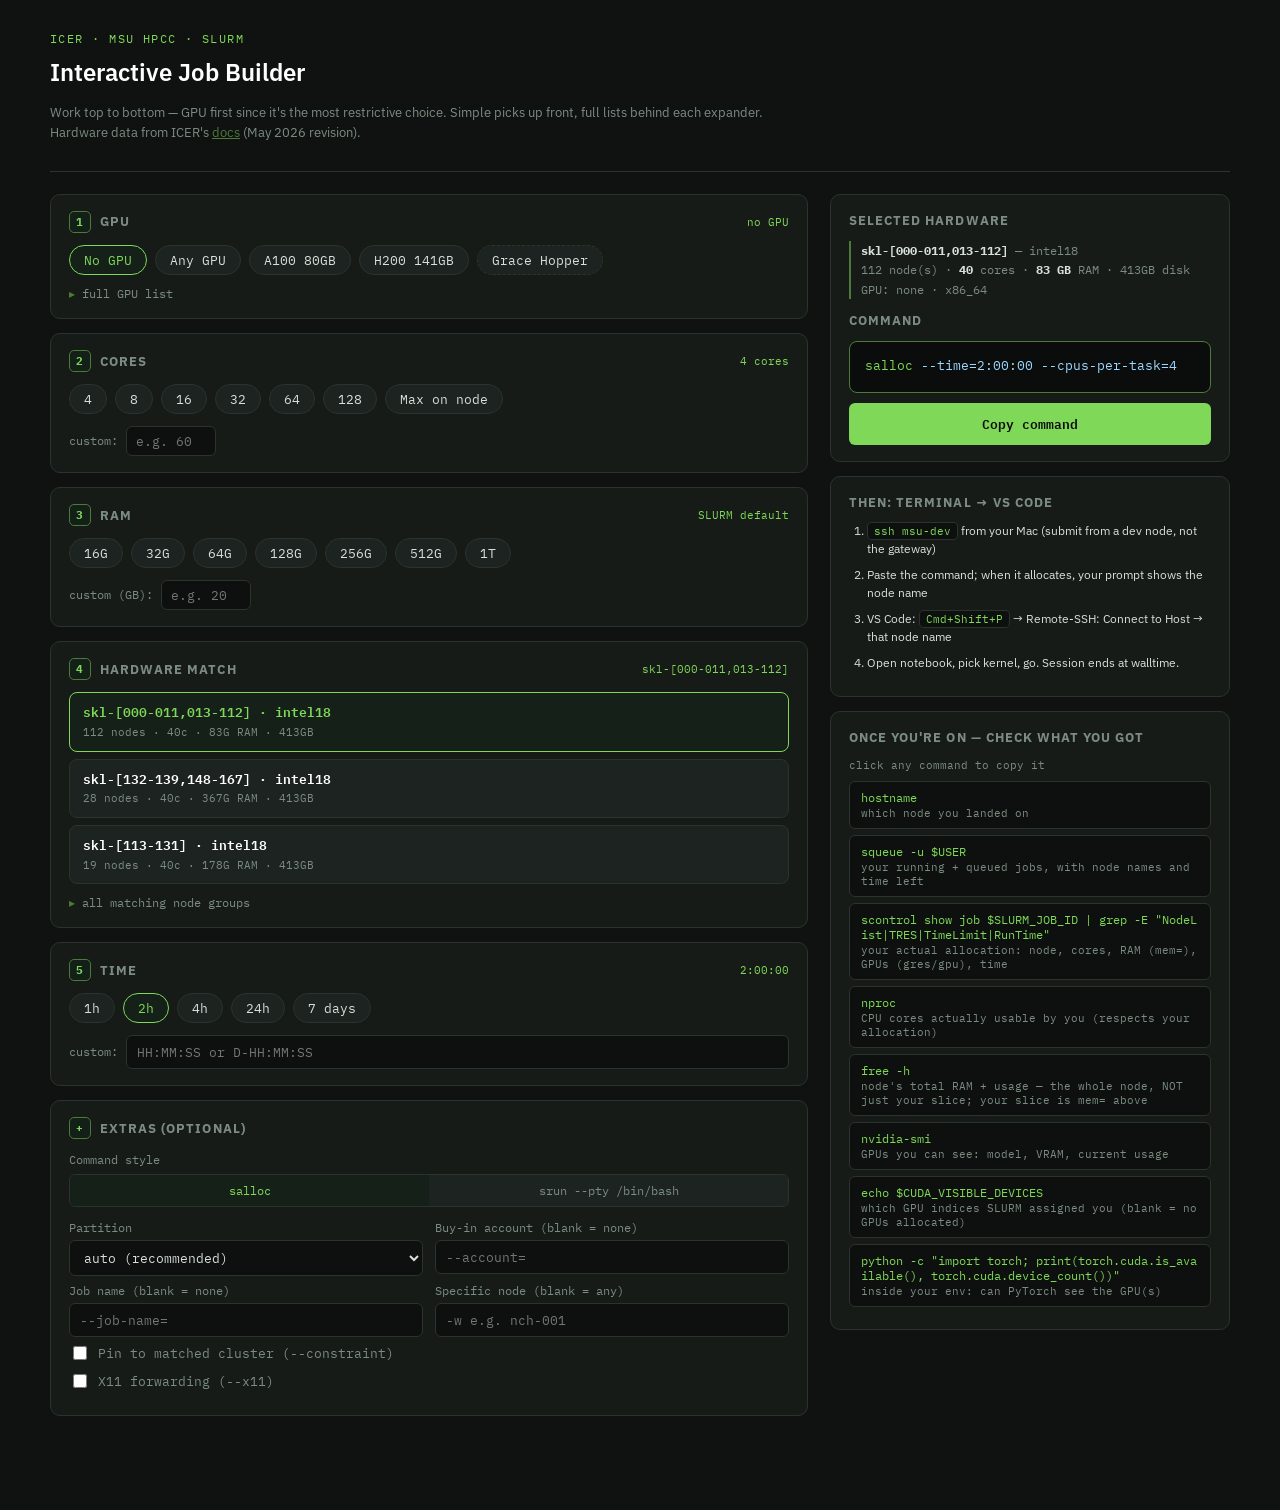
<file: icer_job_builder.html>
<!DOCTYPE html>
<html lang="en">
<head>
<meta charset="UTF-8">
<title>ICER Job Builder</title>
<link rel="preconnect" href="https://fonts.googleapis.com">
<link href="https://fonts.googleapis.com/css2?family=IBM+Plex+Mono:wght@400;500;600;700&family=IBM+Plex+Sans:wght@400;500;600&display=swap" rel="stylesheet">
<style>
  :root{
    --bg:#0f1210; --panel:#161b18; --panel-2:#1c2320; --line:#2a332e;
    --text:#d8e0da; --dim:#7c8c82; --amber:#e0a63a; --green:#7fd858;
    --green-dim:#4d7a3a; --blue:#7ab8e8; --purple:#b89ae0;
    --mono:'IBM Plex Mono',monospace; --sans:'IBM Plex Sans',sans-serif;
  }
  *{box-sizing:border-box;}
  body{margin:0;background:var(--bg);color:var(--text);font-family:var(--sans);line-height:1.5;padding:30px 20px 80px;}
  .wrap{max-width:1180px;margin:0 auto;}
  header{margin-bottom:22px;border-bottom:1px solid var(--line);padding-bottom:16px;}
  .eyebrow{font-family:var(--mono);font-size:12px;letter-spacing:.12em;text-transform:uppercase;color:var(--green);margin:0 0 6px;}
  h1{margin:0 0 4px;font-size:24px;font-weight:600;color:#fff;}
  .sub{color:var(--dim);font-size:13px;max-width:720px;}
  .sub a{color:var(--green-dim);}

  .grid{display:grid;grid-template-columns:minmax(0,1fr) 400px;gap:22px;align-items:start;}
  @media (max-width:920px){.grid{grid-template-columns:1fr;}}

  .step{background:var(--panel);border:1px solid var(--line);border-radius:10px;padding:16px 18px;margin-bottom:14px;position:relative;}
  .step h2{font-size:13px;text-transform:uppercase;letter-spacing:.08em;color:var(--dim);margin:0 0 12px;display:flex;align-items:center;gap:9px;}
  .step h2 .n{font-family:var(--mono);color:var(--green);background:#132018;border:1px solid var(--green-dim);border-radius:5px;width:22px;height:22px;display:inline-flex;align-items:center;justify-content:center;font-size:11px;flex:none;}
  .step h2 .picked{margin-left:auto;font-family:var(--mono);font-size:11px;color:var(--green);text-transform:none;letter-spacing:0;font-weight:400;}

  .chips{display:flex;flex-wrap:wrap;gap:8px;}
  .chip{background:var(--panel-2);border:1px solid var(--line);color:var(--text);border-radius:16px;padding:6px 14px;font-size:12.5px;font-family:var(--mono);cursor:pointer;transition:.12s;}
  .chip:hover{border-color:var(--green-dim);}
  .chip.on{border-color:var(--green);background:#152018;color:var(--green);}
  .chip.arm{border-style:dashed;}
  .chip.arm.on{border-color:var(--purple);color:var(--purple);background:#1a1522;}

  details{margin-top:10px;}
  details summary{font-family:var(--mono);font-size:11.5px;color:var(--dim);cursor:pointer;list-style:none;}
  details summary::before{content:'▸ ';color:var(--green-dim);}
  details[open] summary::before{content:'▾ ';}
  details summary:hover{color:var(--green);}
  .full{margin-top:10px;}

  .mini{display:flex;align-items:center;gap:8px;margin-top:12px;font-family:var(--mono);font-size:12px;color:var(--dim);}
  .mini input{width:90px;background:#0d100e;border:1px solid var(--line);color:var(--text);border-radius:6px;padding:6px 9px;font-family:var(--mono);font-size:12.5px;}
  .mini input:focus{outline:none;border-color:var(--green);}

  /* hardware match rows */
  .hw{border:1px solid var(--line);background:var(--panel-2);border-radius:8px;padding:10px 13px;margin-bottom:7px;cursor:pointer;transition:.12s;}
  .hw:hover{border-color:var(--green-dim);}
  .hw.on{border-color:var(--green);background:#152018;}
  .hw-name{font-family:var(--mono);font-size:12.5px;font-weight:600;color:#fff;}
  .hw.on .hw-name{color:var(--green);}
  .hw-spec{font-family:var(--mono);font-size:11px;color:var(--dim);margin-top:2px;}
  .hw-spec .gpu{color:var(--blue);} .hw-spec .arm{color:var(--purple);} .hw-spec .warn{color:var(--amber);}
  .nofit-msg{font-family:var(--mono);font-size:12px;color:var(--amber);}

  /* extras */
  label{display:block;font-size:11.5px;color:var(--dim);margin-bottom:4px;font-family:var(--mono);}
  .field-row{display:flex;gap:12px;flex-wrap:wrap;margin-bottom:6px;}
  .field{flex:1 1 140px;}
  input[type=text],select{width:100%;background:#0d100e;border:1px solid var(--line);color:var(--text);border-radius:6px;padding:8px 10px;font-family:var(--mono);font-size:12.5px;}
  input:focus,select:focus{outline:none;border-color:var(--green);}
  .checkline{display:flex;align-items:center;gap:8px;font-size:12.5px;margin-bottom:8px;cursor:pointer;}
  .checkline input{accent-color:var(--green);width:14px;height:14px;}
  .seg{display:flex;border:1px solid var(--line);border-radius:6px;overflow:hidden;margin-bottom:12px;}
  .seg button{flex:1;background:var(--panel-2);color:var(--dim);border:none;padding:8px;font-family:var(--mono);font-size:11.5px;cursor:pointer;}
  .seg button.on{background:#152018;color:var(--green);}

  /* right */
  .sticky{position:sticky;top:16px;}
  .card{background:var(--panel);border:1px solid var(--line);border-radius:10px;padding:16px 18px;margin-bottom:14px;}
  .card h2{font-size:13px;text-transform:uppercase;letter-spacing:.08em;color:var(--dim);margin:0 0 10px;}
  .cmdbox{background:#0a0d0b;border:1px solid var(--green-dim);border-radius:8px;padding:13px 15px;font-family:var(--mono);font-size:12.5px;color:var(--green);white-space:pre-wrap;word-break:break-all;min-height:52px;line-height:1.65;}
  .cmdbox .flag{color:#9fd8ff;}
  button.copy{width:100%;background:var(--green);color:#0a0d0b;border:none;border-radius:6px;padding:10px;font-family:var(--mono);font-weight:600;font-size:12.5px;cursor:pointer;margin-top:10px;}
  button.copy:hover{background:#93e56f;} button.copy.copied{background:var(--amber);}
  .selsum{font-family:var(--mono);font-size:11.5px;color:var(--dim);border-left:2px solid var(--green-dim);padding-left:10px;margin-bottom:12px;line-height:1.7;}
  .selsum b{color:var(--text);}
  .warnbox{border:1px solid #6b4a2a;background:#241a10;color:#e8c99a;border-radius:8px;padding:10px 12px;font-size:11.5px;margin-top:9px;line-height:1.55;}
  .warnbox b{color:var(--amber);}
  .steps{font-size:12px;}
  .steps ol{padding-left:18px;margin:0;}
  .steps li{margin-bottom:8px;}
  .steps code{background:#0d100e;border:1px solid var(--line);border-radius:4px;padding:1px 6px;font-family:var(--mono);font-size:11px;color:var(--green);word-break:break-all;}
  .sshfix{font-family:var(--mono);font-size:10.5px;background:#0d100e;border:1px solid var(--line);border-radius:6px;padding:9px 11px;color:var(--text);white-space:pre;overflow-x:auto;margin-top:7px;}
  .vrow{display:block;width:100%;text-align:left;background:#0d100e;border:1px solid var(--line);border-radius:6px;padding:8px 11px;margin-bottom:6px;cursor:pointer;font-family:var(--mono);transition:.12s;}
  .vrow:hover{border-color:var(--green-dim);}
  .vrow.copied{border-color:var(--amber);}
  .vrow .vc{color:var(--green);font-size:11.5px;display:block;word-break:break-all;}
  .vrow .vd{color:var(--dim);font-size:10.5px;display:block;margin-top:1px;}
  .vnote{font-size:10.5px;color:var(--dim);font-family:var(--mono);margin:2px 0 8px;}
</style>
</head>
<body>
<div class="wrap">

<header>
  <p class="eyebrow">ICER · MSU HPCC · SLURM</p>
  <h1>Interactive Job Builder</h1>
  <p class="sub">Work top to bottom — GPU first since it's the most restrictive choice. Simple picks up front, full lists behind each expander. Hardware data from ICER's <a href="https://docs.icer.msu.edu/Cluster_Resources/">docs</a> (May 2026 revision).</p>
</header>

<div class="grid">
<div><!-- LEFT: decision flow -->

  <div class="step">
    <h2><span class="n">1</span>GPU <span class="picked" id="pGpu"></span></h2>
    <div class="chips" id="gpuSimple">
      <button class="chip on" data-gpu="none">No GPU</button>
      <button class="chip" data-gpu="any">Any GPU</button>
      <button class="chip" data-gpu="a100-80">A100 80GB</button>
      <button class="chip" data-gpu="h200">H200 141GB</button>
      <button class="chip arm" data-gpu="gh200">Grace Hopper</button>
    </div>
    <details><summary>full GPU list</summary>
      <div class="chips full" id="gpuFull">
        <button class="chip" data-gpu="v100">V100 32GB · nvl · 8/node</button>
        <button class="chip" data-gpu="v100s">V100S 32GB · nvf · 4/node</button>
        <button class="chip" data-gpu="a100-40">A100 40GB PCIe · nif · 4/node</button>
        <button class="chip" data-gpu="a100-80">A100 80GB SXM · nal · 4/node</button>
        <button class="chip" data-gpu="l40s">L40S 48GB (fp32 only) · nel · 8/node</button>
        <button class="chip" data-gpu="h200">H200 141GB · nfh/neh · 4–8/node</button>
        <button class="chip arm" data-gpu="gh200">GH200 96GB · Grace Hopper · ARM</button>
        <button class="chip arm" data-gpu="gg">Grace Grace · 144 ARM cores, no GPU</button>
      </div>
    </details>
    <div class="mini" id="gpuCountRow" style="display:none;">GPUs: <input type="number" id="gpuCount" value="1" min="1" max="8"></div>
  </div>

  <div class="step">
    <h2><span class="n">2</span>Cores <span class="picked" id="pCores"></span></h2>
    <div class="chips" id="coreChips">
      <button class="chip" data-cores="4">4</button>
      <button class="chip" data-cores="8">8</button>
      <button class="chip" data-cores="16">16</button>
      <button class="chip" data-cores="32">32</button>
      <button class="chip" data-cores="64">64</button>
      <button class="chip" data-cores="128">128</button>
      <button class="chip" data-cores="max">Max on node</button>
    </div>
    <div class="mini">custom: <input type="number" id="coreCustom" min="1" max="256" placeholder="e.g. 60"></div>
  </div>

  <div class="step">
    <h2><span class="n">3</span>RAM <span class="picked" id="pMem"></span></h2>
    <div class="chips" id="memChips">
      <button class="chip" data-mem="16">16G</button>
      <button class="chip" data-mem="32">32G</button>
      <button class="chip" data-mem="64">64G</button>
      <button class="chip" data-mem="128">128G</button>
      <button class="chip" data-mem="256">256G</button>
      <button class="chip" data-mem="512">512G</button>
      <button class="chip" data-mem="1000">1T</button>
    </div>
    <div class="mini">custom (GB): <input type="number" id="memCustom" min="1" max="6000" placeholder="e.g. 200"></div>
  </div>

  <div class="step">
    <h2><span class="n">4</span>Hardware match <span class="picked" id="pHw"></span></h2>
    <div id="hwTop"></div>
    <details id="hwMoreWrap"><summary>all matching node groups</summary><div class="full" id="hwAll"></div></details>
  </div>

  <div class="step">
    <h2><span class="n">5</span>Time <span class="picked" id="pTime"></span></h2>
    <div class="chips" id="timeChips">
      <button class="chip" data-time="1:00:00">1h</button>
      <button class="chip on" data-time="2:00:00">2h</button>
      <button class="chip" data-time="4:00:00">4h</button>
      <button class="chip" data-time="1-00:00:00">24h</button>
      <button class="chip" data-time="7-00:00:00">7 days</button>
    </div>
    <div class="mini">custom: <input type="text" id="timeCustom" placeholder="HH:MM:SS or D-HH:MM:SS"></div>
  </div>

  <div class="step">
    <h2><span class="n">+</span>Extras (optional)</h2>
    <label style="margin-bottom:5px;">Command style</label>
    <div class="seg" id="modeSeg">
      <button data-mode="salloc" class="on">salloc</button>
      <button data-mode="srun">srun --pty /bin/bash</button>
    </div>
    <div class="field-row">
      <div class="field"><label>Partition</label>
        <select id="tPart">
          <option value="">auto (recommended)</option>
          <option value="general-short">general-short · ≤4h</option>
          <option value="general-long">general-long · ≤7d</option>
          <option value="general-long-gpu">general-long-gpu</option>
          <option value="general-long-bigmem">general-long-bigmem</option>
          <option value="scavenger">scavenger · preemptible</option>
        </select>
      </div>
      <div class="field"><label>Buy-in account (blank = none)</label><input type="text" id="tAcct" placeholder="--account="></div>
    </div>
    <div class="field-row">
      <div class="field"><label>Job name (blank = none)</label><input type="text" id="tName" placeholder="--job-name="></div>
      <div class="field"><label>Specific node (blank = any)</label><input type="text" id="tNode" placeholder="-w e.g. nch-001"></div>
    </div>
    <label class="checkline"><input type="checkbox" id="oPin"> Pin to matched cluster (--constraint)</label>
    <label class="checkline" id="oBindRow" style="display:none;"><input type="checkbox" id="oBind"> CPU↔GPU locality (--gres-flags=enforce-binding)</label>
    <label class="checkline"><input type="checkbox" id="oX11"> X11 forwarding (--x11)</label>
  </div>

</div>

<div class="sticky"><!-- RIGHT -->
  <div class="card">
    <h2>Selected hardware</h2>
    <div class="selsum" id="selSum">—</div>
    <h2>Command</h2>
    <div class="cmdbox" id="cmdOut"></div>
    <button class="copy" id="copyBtn">Copy command</button>
    <div id="warnings"></div>
  </div>
  <div class="card steps">
    <h2>Then: terminal → VS Code</h2>
    <ol>
      <li><code>ssh msu-dev</code> from your Mac (submit from a dev node, not the gateway)</li>
      <li>Paste the command; when it allocates, your prompt shows the node name</li>
      <li id="stepGrace" style="display:none;"><b style="color:var(--purple)">Grace only:</b> on the node run<br><code>source /cvmfs/software.eessi.io/versions/2023.06/init/bash && module use /opt/modules/all</code></li>
      <li>VS Code: <code>Cmd+Shift+P</code> → Remote-SSH: Connect to Host → that node name</li>
      <li>Open notebook, pick kernel, go. Session ends at walltime.</li>
    </ol>
    <div class="warnbox" id="sshWarn" style="display:none;">
      <b>SSH config gap:</b> your wildcard doesn't cover this node prefix — update to:
      <div class="sshfix">Host lac-* vim-* skl-* nvl-* amr-* nvf-* nif-* nal-* acm-* nch-* ncc-* agg-* agx-* neh-* nfh-* nel-*
    User petrecc1
    ProxyJump msu-dev</div>
    </div>
  </div>
  <div class="card">
    <h2>Once you're on — check what you got</h2>
    <p class="vnote">click any command to copy it</p>
    <button class="vrow" data-cmd="hostname"><span class="vc">hostname</span><span class="vd">which node you landed on</span></button>
    <button class="vrow" data-cmd="squeue -u $USER"><span class="vc">squeue -u $USER</span><span class="vd">your running + queued jobs, with node names and time left</span></button>
    <button class="vrow" data-cmd='scontrol show job $SLURM_JOB_ID | grep -E "NodeList|TRES|TimeLimit|RunTime"'><span class="vc">scontrol show job $SLURM_JOB_ID | grep -E "NodeList|TRES|TimeLimit|RunTime"</span><span class="vd">your actual allocation: node, cores, RAM (mem=), GPUs (gres/gpu), time</span></button>
    <button class="vrow" data-cmd="nproc"><span class="vc">nproc</span><span class="vd">CPU cores actually usable by you (respects your allocation)</span></button>
    <button class="vrow" data-cmd="free -h"><span class="vc">free -h</span><span class="vd">node's total RAM + usage — the whole node, NOT just your slice; your slice is mem= above</span></button>
    <button class="vrow" data-cmd="nvidia-smi"><span class="vc">nvidia-smi</span><span class="vd">GPUs you can see: model, VRAM, current usage</span></button>
    <button class="vrow" data-cmd="echo $CUDA_VISIBLE_DEVICES"><span class="vc">echo $CUDA_VISIBLE_DEVICES</span><span class="vd">which GPU indices SLURM assigned you (blank = no GPUs allocated)</span></button>
    <button class="vrow" data-cmd='python -c "import torch; print(torch.cuda.is_available(), torch.cuda.device_count())"'><span class="vc">python -c "import torch; print(torch.cuda.is_available(), torch.cuda.device_count())"</span><span class="vd">inside your env: can PyTorch see the GPU(s)</span></button>
  </div>
</div>
</div>

</div>

<script>
// ── catalog: ICER Cluster Resources, May 2026 ──
const GROUPS = [
 {id:'agg-std', cluster:'amd24', nodes:'agg-[000-047]', count:48, cores:192, mem:768, disk:'960GB', gpu:null, arch:'x86'},
 {id:'agg-15', cluster:'amd24', nodes:'agg-[048,065-072]', count:9, cores:192, mem:1536, disk:'960GB', gpu:null, arch:'x86'},
 {id:'agg-23', cluster:'amd24', nodes:'agg-[049-064,073-078]', count:22, cores:192, mem:2355, disk:'960GB', gpu:null, arch:'x86'},
 {id:'agx', cluster:'amd24', nodes:'agx-[000-001]', count:2, cores:192, mem:768, disk:'960GB', gpu:null, arch:'x86', note:'9684X 3D V-Cache'},
 {id:'nfh', cluster:'amd24', nodes:'nfh-[000-005]', count:6, cores:192, mem:768, disk:'960GB', gpu:{key:'h200',label:'H200 141GB',n:4,gres:'h200',bind:8}, arch:'x86'},
 {id:'neh', cluster:'amd24', nodes:'neh-[000-001]', count:2, cores:192, mem:768, disk:'960GB', gpu:{key:'h200',label:'H200 141GB',n:8,gres:'h200',bind:8}, arch:'x86'},
 {id:'nel', cluster:'amd24', nodes:'nel-[000-002]', count:3, cores:192, mem:768, disk:'960GB', gpu:{key:'l40s',label:'L40S 48GB',n:8,gres:'l40s',bind:null}, arch:'x86', note:'fp32 only'},
 {id:'acm-std', cluster:'amd22', nodes:'acm-[000-047]', count:48, cores:128, mem:493, disk:'412GB', gpu:null, arch:'x86'},
 {id:'acm-1t', cluster:'amd22', nodes:'acm-[050-067]', count:18, cores:128, mem:996, disk:'412GB', gpu:null, arch:'x86'},
 {id:'acm-2t', cluster:'amd22', nodes:'acm-[068-069]', count:2, cores:128, mem:2005, disk:'412GB', gpu:null, arch:'x86'},
 {id:'acm-dm', cluster:'amd22', nodes:'acm-[048-049,070-071]', count:4, cores:256, mem:2005, disk:'412GB', gpu:null, arch:'x86', note:'Data Machine, HT pairs'},
 {id:'nal-std', cluster:'amd21', nodes:'nal-[000-003,008-010]', count:7, cores:128, mem:512, disk:'1.92TB', gpu:{key:'a100-80',label:'A100 SXM 80GB',n:4,gres:'a100',bind:16}, arch:'x86', note:'NVLink'},
 {id:'nal-dm', cluster:'amd21', nodes:'nal-[004-007]', count:4, cores:256, mem:512, disk:'1.92TB', gpu:{key:'a100-80',label:'A100 SXM 80GB',n:4,gres:'a100',bind:16}, arch:'x86', note:'Data Machine, HT pairs'},
 {id:'nif', cluster:'intel21', nodes:'nif-[000-005]', count:6, cores:64, mem:256, disk:'1.92TB', gpu:{key:'a100-40',label:'A100 PCIe 40GB',n:4,gres:'a100',bind:32}, arch:'x86'},
 {id:'amr-std', cluster:'amd20', nodes:'amr-[000-101,136-238,252-253]', count:207, cores:128, mem:493, disk:'412GB', gpu:null, arch:'x86'},
 {id:'amr-1t', cluster:'amd20', nodes:'amr-[104-135,239-251]', count:45, cores:128, mem:996, disk:'412GB', gpu:null, arch:'x86'},
 {id:'amr-2t', cluster:'amd20', nodes:'amr-[102-103]', count:2, cores:128, mem:2005, disk:'412GB', gpu:null, arch:'x86'},
 {id:'nvf', cluster:'amd20', nodes:'nvf-[000-016,018-020]', count:20, cores:48, mem:178, disk:'412GB', gpu:{key:'v100s',label:'V100S 32GB',n:4,gres:'v100s',bind:24}, arch:'x86'},
 {id:'nvf17', cluster:'amd20', nodes:'nvf-017', count:1, cores:48, mem:565, disk:'412GB', gpu:{key:'v100s',label:'V100S 32GB',n:4,gres:'v100s',bind:24}, arch:'x86'},
 {id:'skl-83', cluster:'intel18', nodes:'skl-[000-011,013-112]', count:112, cores:40, mem:83, disk:'413GB', gpu:null, arch:'x86'},
 {id:'skl-178', cluster:'intel18', nodes:'skl-[113-131]', count:19, cores:40, mem:178, disk:'413GB', gpu:null, arch:'x86'},
 {id:'skl-367', cluster:'intel18', nodes:'skl-[132-139,148-167]', count:28, cores:40, mem:367, disk:'413GB', gpu:null, arch:'x86'},
 {id:'skl-745', cluster:'intel18', nodes:'skl-[140-147]', count:8, cores:40, mem:745, disk:'413GB', gpu:null, arch:'x86'},
 {id:'skl-012', cluster:'intel18', nodes:'skl-012', count:1, cores:40, mem:996, disk:'413GB', gpu:null, arch:'x86'},
 {id:'nvl', cluster:'intel18', nodes:'nvl-[000-007]', count:8, cores:40, mem:367, disk:'413GB', gpu:{key:'v100',label:'V100 32GB',n:8,gres:'v100',bind:20}, arch:'x86', note:'NVLink'},
 {id:'vim-3t', cluster:'intel16', nodes:'vim-[000-001]', count:2, cores:64, mem:3000, disk:'860GB', gpu:null, arch:'x86', constraint:'NOAUTO:vim', note:'old; NOAUTO:vim'},
 {id:'vim-6t', cluster:'intel16', nodes:'vim-002', count:1, cores:144, mem:6000, disk:'3.7TB', gpu:null, arch:'x86', constraint:'NOAUTO:vim', note:'old; NOAUTO:vim'},
 {id:'nch', cluster:'Grace Hopper', nodes:'nch-[000-002]', count:3, cores:72, mem:480, disk:'1.5TB', gpu:{key:'gh200',label:'GH200 96GB',n:1,gres:null,bind:72}, arch:'arm', constraint:'NOAUTO:grace', note:'ARM'},
 {id:'nch3', cluster:'Grace Hopper', nodes:'nch-003', count:1, cores:72, mem:480, disk:'3.2TB', gpu:{key:'gh200',label:'GH200 96GB',n:1,gres:null,bind:72}, arch:'arm', constraint:'NOAUTO:grace', note:'ARM'},
 {id:'ncc', cluster:'Grace Grace', nodes:'ncc-000', count:1, cores:144, mem:480, disk:'3.5TB', gpu:null, arch:'arm', constraint:'NOAUTO:grace', note:'ARM CPU-only'},
];
const SSH_COVERED = ['lac','vim','skl','nvl','amr','nvf','nif','nal','acm','nch'];
const $ = id => document.getElementById(id);

const state = {
  gpu:'none', gpuCount:1,
  cores:4, coresMax:false,
  mem:null,               // GB or null = SLURM default
  hw:null,                // chosen group id (null = auto)
  time:'2:00:00',
  mode:'salloc', part:'', acct:'', name:'', node:'', pin:false, bind:false, x11:false
};

// ── matching ──
function candidates(){
  return GROUPS.filter(g=>{
    if (state.gpu==='none'){ if (g.gpu || g.arch==='arm') return false; }
    else if (state.gpu==='any'){ if (!g.gpu || g.arch==='arm') return false; }
    else if (state.gpu==='gg'){ if (g.id!=='ncc') return false; }
    else { if (!g.gpu || g.gpu.key!==state.gpu) return false; }
    const needCores = state.coresMax ? 1 : state.cores;
    if (g.cores < needCores) return false;
    if (state.mem && g.mem < state.mem) return false;
    return true;
  }).sort((a,b)=>{
    const need = state.coresMax?0:state.cores;
    const oa=(a.cores-need)+(state.mem?(a.mem-state.mem)/10:0);
    const ob=(b.cores-need)+(state.mem?(b.mem-state.mem)/10:0);
    if (oa!==ob) return oa-ob;      // least overshoot first
    return b.count-a.count;         // then more nodes = shorter queue
  });
}
function pooled(){ return state.gpu==='any' && !state.hw; }
function currentGroup(){
  const c = candidates();
  if (state.hw){ const g=c.find(x=>x.id===state.hw); if (g) return g; }
  if (pooled()) return null;   // whole-pool mode: no single group selected
  return c[0]||null;
}

// ── render helpers ──
function hwRow(g, on){
  const specs=[`${g.count} node${g.count>1?'s':''}`,`${g.cores}c`,`${g.mem>=1000?(g.mem/1000).toFixed(1)+'T':g.mem+'G'} RAM`,g.disk];
  if (g.gpu) specs.push(`<span class="gpu">${g.gpu.n}× ${g.gpu.label}</span>`);
  if (g.arch==='arm') specs.push(`<span class="arm">ARM64</span>`);
  if (g.note) specs.push(`<span class="warn">${g.note}</span>`);
  return `<div class="hw${on?' on':''}" data-id="${g.id}"><div class="hw-name">${g.nodes} · ${g.cluster}</div><div class="hw-spec">${specs.join(' · ')}</div></div>`;
}

function render(){
  const c = candidates();
  const g = currentGroup();

  // picked labels
  const gpuLabels={none:'no GPU',any:'any GPU','v100':'V100','v100s':'V100S','a100-40':'A100 40G','a100-80':'A100 80G','h200':'H200','l40s':'L40S','gh200':'Grace Hopper','gg':'Grace Grace'};
  $('pGpu').textContent = (pooled()?'any GPU (whole pool)':gpuLabels[state.gpu]) + (state.gpu!=='none'&&state.gpu!=='gg'&&state.gpu!=='gh200'?` ×${state.gpuCount}`:'');
  $('pCores').textContent = state.coresMax ? (g?`max = ${g.cores}`:'max on node') : state.cores+' cores';
  $('pMem').textContent = state.mem ? state.mem+' GB' : 'SLURM default';
  $('pTime').textContent = state.time;
  $('pHw').textContent = g ? g.nodes : '—';

  // gpu count row
  $('gpuCountRow').style.display = (['none','gg','gh200'].includes(state.gpu))?'none':'flex';
  if (g && g.gpu) $('gpuCount').max = g.gpu.n;

  // hardware matches
  if (!c.length){
    $('hwTop').innerHTML = `<p class="nofit-msg">No node group satisfies that combo — lower cores/RAM or change GPU.</p>`;
    $('hwAll').innerHTML='';
  } else if (state.gpu==='any'){
    const poolCard = `<div class="hw${pooled()?' on':''}" data-id="__pool__"><div class="hw-name">🎲 Whole GPU pool — let SLURM pick</div><div class="hw-spec">untyped <span class="gpu">--gpus=${state.gpuCount}</span> · any of the ${c.reduce((a,x)=>a+x.count,0)} x86 GPU nodes below that fits your cores/RAM · usually the shortest queue</div></div>`;
    $('hwTop').innerHTML = poolCard + c.slice(0,2).map(x=>hwRow(x, g&&x.id===g.id)).join('');
    $('hwAll').innerHTML = c.slice(2).map(x=>hwRow(x, g&&x.id===g.id)).join('') || '<p class="hw-spec" style="margin:6px 0;">no more matches</p>';
    document.querySelectorAll('.hw').forEach(el=> el.addEventListener('click', ()=>{ state.hw = el.dataset.id==='__pool__' ? null : el.dataset.id; render(); }));
  } else {
    $('hwTop').innerHTML = c.slice(0,3).map(x=>hwRow(x, g&&x.id===g.id)).join('');
    $('hwAll').innerHTML = c.slice(3).map(x=>hwRow(x, g&&x.id===g.id)).join('') || '<p class="hw-spec" style="margin:6px 0;">no more matches</p>';
    document.querySelectorAll('.hw').forEach(el=> el.addEventListener('click', ()=>{ state.hw=el.dataset.id; render(); }));
  }

  // bind option
  const showBind = g && g.gpu && g.arch!=='arm';
  $('oBindRow').style.display = showBind?'flex':'none';

  // selection summary
  if (pooled() && c.length){
    $('selSum').innerHTML = `<b>Whole GPU pool</b> — untyped request<br>SLURM places you on any x86 GPU node that fits (${c.length} group types, V100 32GB up to H200 141GB)<br>Grace Hopper excluded — its NOAUTO constraint keeps it out of automatic scheduling`;
  } else if (g){
    $('selSum').innerHTML = `<b>${g.nodes}</b> — ${g.cluster}<br>${g.count} node(s) · <b>${g.cores}</b> cores · <b>${g.mem>=1000?(g.mem/1000).toFixed(1)+' TB':g.mem+' GB'}</b> RAM · ${g.disk} disk<br>GPU: ${g.gpu?`${g.gpu.n}× ${g.gpu.label}`:'none'} · ${g.arch==='arm'?'ARM aarch64':'x86_64'}`;
  } else $('selSum').textContent='—';

  // command
  let parts=[state.mode==='salloc'?'salloc':'srun'];
  if (g && g.constraint) parts.push(`--constraint=${g.constraint}`);
  else if (g && state.pin) parts.push(`--constraint=${g.cluster}`);
  if (state.time) parts.push(`--time=${state.time}`);
  if (pooled()){
    parts.push(`--gpus=${state.gpuCount}`);
  } else if (g && g.gpu){
    if (g.arch==='arm') parts.push('--gpus=1');
    else parts.push(`--gpus=${g.gpu.gres}:${Math.min(state.gpuCount, g.gpu.n)}`);
  }
  const coresVal = state.coresMax ? (g ? g.cores : (pooled()&&c.length ? Math.min(...c.map(x=>x.cores)) : 1)) : state.cores;
  parts.push(`--cpus-per-task=${coresVal}`);
  if (state.mem) parts.push(`--mem=${state.mem}G`);
  if (state.part) parts.push(`--partition=${state.part}`);
  if (state.bind && showBind && g.gpu.bind!==null) parts.push('--gres-flags=enforce-binding');
  if (state.acct) parts.push(`--account=${state.acct}`);
  if (state.name) parts.push(`--job-name=${state.name}`);
  if (state.node) parts.push(`-w ${state.node}`);
  else if (g && g.id==='ncc') parts.push('-w ncc-000');
  if (state.x11) parts.push('--x11');
  if (state.mode==='srun') parts.push('--pty /bin/bash');
  $('cmdOut').innerHTML = parts.map((p,i)=> i===0?p:(p.startsWith('--')||p.startsWith('-w')?`<span class="flag">${p}</span>`:p)).join(' ');

  // grace step + ssh gap
  const isArm = g && g.arch==='arm';
  $('stepGrace').style.display = isArm?'list-item':'none';
  let gap=false;
  if (g){ const prefix=g.nodes.split('-')[0].replace('[',''); gap=!SSH_COVERED.includes(prefix); }
  $('sshWarn').style.display = gap?'block':'none';

  // warnings
  const w=[];
  if (pooled() && c.length){
    w.push(`<b>Pool roulette:</b> you could land on anything from a V100 (32GB, compute capability 7.0) to an H200 (141GB, CC 9.0). Fine for most PyTorch work, but if your code needs newer GPU features or lots of VRAM, narrow to a type. ICER's docs recommend typed requests for exactly this reason.`);
  }
  if (g){
    if (isArm) w.push(`<b>ARM node.</b> x86 miniforge envs won't run — use an aarch64 env or EESSI modules. Non-buy-in jobs cap at <b>4h</b>.`);
    if (g.note && g.note.includes('Data Machine')) w.push(`<b>Data Machine:</b> hyperthreaded, CPUs allocate in pairs — request an even core count.`);
    if (coresVal===g.cores) w.push(`Requesting <b>all cores</b> on the node — needs a fully idle node, expect longer queue.`);
    if (state.part==='general-short' && (/^\d+-/.test(state.time) || +state.time.split(':')[0]>4)) w.push(`<b>Time exceeds partition:</b> general-short caps at 4:00:00.`);
    if (showBind && state.bind && g.gpu.bind!==null && coresVal > g.gpu.bind*Math.min(state.gpuCount,g.gpu.n)) w.push(`enforce-binding limits you to <b>${g.gpu.bind} CPUs/GPU</b> here — your request exceeds that.`);
  }
  $('warnings').innerHTML = w.map(x=>`<div class="warnbox">${x}</div>`).join('');
}

// ── wiring ──
function wireChips(containerIds, dataKey, handler){
  containerIds.forEach(cid=>{
    document.querySelectorAll(`#${cid} .chip`).forEach(ch=> ch.addEventListener('click', ()=>{
      handler(ch.dataset[dataKey], ch);
      // sync .on across both simple + full lists
      containerIds.forEach(c2=> document.querySelectorAll(`#${c2} .chip`).forEach(x=> x.classList.toggle('on', x.dataset[dataKey]===ch.dataset[dataKey])));
      render();
    }));
  });
}
wireChips(['gpuSimple','gpuFull'],'gpu',(v)=>{ state.gpu=v; state.hw=null; if(v==='gh200'){state.coresMax=false;} });
wireChips(['coreChips'],'cores',(v)=>{ if(v==='max'){state.coresMax=true;} else {state.coresMax=false; state.cores=+v;} $('coreCustom').value=''; state.hw=null; });
wireChips(['memChips'],'mem',(v)=>{ state.mem=+v; $('memCustom').value=''; state.hw=null; });
wireChips(['timeChips'],'time',(v)=>{ state.time=v; $('timeCustom').value=''; });

$('coreCustom').addEventListener('input', e=>{ if(e.target.value){ state.cores=+e.target.value; state.coresMax=false; state.hw=null; document.querySelectorAll('#coreChips .chip').forEach(x=>x.classList.remove('on')); render(); }});
$('memCustom').addEventListener('input', e=>{ if(e.target.value){ state.mem=+e.target.value; state.hw=null; document.querySelectorAll('#memChips .chip').forEach(x=>x.classList.remove('on')); render(); }});
$('timeCustom').addEventListener('input', e=>{ if(e.target.value){ state.time=e.target.value; document.querySelectorAll('#timeChips .chip').forEach(x=>x.classList.remove('on')); render(); }});
$('gpuCount').addEventListener('input', e=>{ state.gpuCount=+e.target.value||1; render(); });

$('modeSeg').querySelectorAll('button').forEach(b=> b.addEventListener('click', ()=>{
  state.mode=b.dataset.mode;
  $('modeSeg').querySelectorAll('button').forEach(x=>x.classList.toggle('on',x===b));
  render();
}));
$('tPart').addEventListener('change', e=>{ state.part=e.target.value; render(); });
$('tAcct').addEventListener('input', e=>{ state.acct=e.target.value.trim(); render(); });
$('tName').addEventListener('input', e=>{ state.name=e.target.value.trim(); render(); });
$('tNode').addEventListener('input', e=>{ state.node=e.target.value.trim(); render(); });
$('oPin').addEventListener('change', e=>{ state.pin=e.target.checked; render(); });
$('oBind').addEventListener('change', e=>{ state.bind=e.target.checked; render(); });
$('oX11').addEventListener('change', e=>{ state.x11=e.target.checked; render(); });

$('copyBtn').addEventListener('click', ()=>{
  navigator.clipboard.writeText($('cmdOut').innerText).then(()=>{
    const b=$('copyBtn'); b.textContent='Copied ✓'; b.classList.add('copied');
    setTimeout(()=>{ b.textContent='Copy command'; b.classList.remove('copied'); },1400);
  });
});

document.querySelectorAll('.vrow').forEach(v=> v.addEventListener('click', ()=>{
  navigator.clipboard.writeText(v.dataset.cmd).then(()=>{
    v.classList.add('copied');
    const d=v.querySelector('.vd'), orig=d.textContent;
    d.textContent='copied ✓';
    setTimeout(()=>{ v.classList.remove('copied'); d.textContent=orig; },1200);
  });
}));

render();
</script>
</body>
</html>
</file>
<file: styles/atlas.css>
:root {
  color-scheme: light;
  --ink: #1d1d1f;
  --muted: #77777f;
  --line: #e3e4e8;
  --blue: #0071e3;
  --cpu: #dfeeff;
  --gpu: #eee7ff;
  --memory: #e4f2e9;
  --accelerator: #ffecdf;
}

* { box-sizing: border-box; }
[hidden] { display: none !important; }
body {
  margin: 0;
  color: var(--ink);
  background: #fff;
  font: 14px/1.5 -apple-system, BlinkMacSystemFont, "Segoe UI", sans-serif;
}
button, input { font: inherit; }
button { cursor: pointer; color: inherit; }
button:focus-visible, input:focus-visible, a:focus-visible {
  outline: 3px solid #79b7f6;
  outline-offset: 3px;
}
.app { min-height: 100dvh; display: grid; grid-template-columns: 278px minmax(0, 1fr); align-items: start; }
aside {
  background: #f5f5f7;
  border-right: 1px solid var(--line);
  position: sticky;
  top: 0;
  height: 100dvh;
  display: flex;
  flex-direction: column;
  min-width: 0;
}
.sidebar-header { padding: 25px 21px 14px; }
.brand { display: flex; align-items: center; gap: 9px; color: var(--ink); font-size: 20px; font-weight: 600; letter-spacing: -.8px; text-decoration: none; }
.brand svg { width: 24px; height: 24px; flex-shrink: 0; }
.sidebar-header p { font-size: 11px; color: var(--muted); margin: 3px 0 18px; }
.search { display: block; }
.search input { width: 100%; border: 1px solid #dedfe4; background: #eaeaec; border-radius: 9px; padding: 9px 12px; color: var(--ink); font-size: 12px; }
nav { overflow: auto; flex: 1; min-height: 0; padding: 0 12px 16px; scrollbar-width: thin; scrollbar-color: #cccdd2 transparent; }
.group-title { margin: 0; padding: 9px 9px 6px; color: #85858e; font-size: 10px; font-weight: 600; letter-spacing: .7px; text-transform: uppercase; }
.superchip-group .group-title { color: #96701d; }
.superchip-group .profile-icon { background: #f0e6ce; color: #967127; }
.superchip-group .computer[aria-current=true] { background: linear-gradient(120deg, #f2e5c1, #fff9e9); color: #775618; }
.superchip-group .computer[aria-current=true] .profile-icon { background: #e9d6a6; color: #85601b; }
.superchip-group .computer[aria-current=true] small { color: #907644; }
nav section { margin-bottom: 10px; }
.computer { display: flex; gap: 10px; align-items: center; text-align: left; width: 100%; border: 0; border-radius: 9px; background: transparent; padding: 10px; margin: 1px 0; transition: background .15s; }
.computer:hover { background: #e9eaee; }
.computer[aria-current=true] { background: #e1ebfa; color: #075bc0; }
.profile-icon { width: 28px; height: 28px; flex-shrink: 0; display: flex; align-items: center; justify-content: center; border-radius: 7px; background: #e2e7ed; color: #62738b; }
.profile-icon svg { width: 18px; height: 18px; }
.profile-icon .sidebar-symbol { width: 20px; height: 20px; }
.sidebar-grace-chip { fill: #d4e7fc; stroke: #658db9; }
.sidebar-hopper-chip, .sidebar-gpu-badge { fill: #e8dcfa; stroke: #9171ba; }
[data-group="ICER · CPU"] .profile-icon { background: #e1ebf8; color: #527aa8; }
[data-group="ICER · GPU"] .profile-icon { background: #eee5f8; color: #8864ac; }
[data-group="ICER · Data Machine"] .profile-icon { background: #fbecd9; color: #aa713e; }
[data-group="ICER · Development"] .profile-icon { background: #f8e5e5; color: #a76565; }
[data-group="ICER · Gateway"] .profile-icon { background: #fce3ef; color: #ac4b7d; }
[data-group="ICER · Gateway"] .computer[aria-current=true] { background: #fce3ef; color: #9d346d; }
[data-group="ICER · Gateway"] .computer[aria-current=true] .profile-icon { background: #f6c8df; color: #9d346d; }
.map-gateway-frame { fill: #fff3f9; stroke: #e7b6cf; stroke-width: 2; stroke-dasharray: 10 7; }
.map-gateway-title { fill: #95365f; font-size: 17px; font-weight: 700; }
.map-gateway-subtitle { fill: #89576e; font-size: 8px; }
.map-gateway-card { fill: #fff; stroke: #d98bb3; stroke-width: 2; }
.map-gateway-node:hover .map-gateway-card { fill: #fce3ef; }
.map-gateway-icon { fill: none; stroke: #b54e81; stroke-width: 3; stroke-linecap: round; stroke-linejoin: round; }
.map-gateway-name { fill: #842b59; font-size: 12px; font-weight: 700; }
.map-gateway-detail { fill: #80516b; font-size: 11px; }
.pickaxe-glyph { width: 20px; height: 20px; background: currentColor; -webkit-mask: url("../assets/icons/pickaxe.svg") center / contain no-repeat; mask: url("../assets/icons/pickaxe.svg") center / contain no-repeat; }
.computer[aria-current=true] .profile-icon { background: #c9def8; color: #246aa8; }
.computer strong { display: block; font-size: 12px; font-weight: 550; line-height: 1.4; }
.computer small { display: block; color: #85858f; font-size: 10px; margin-top: 2px; }
.computer[aria-current=true] small { color: #6087b5; }
.computer[data-id="moria"][aria-current=true] { background: linear-gradient(120deg, #dce0e5, #f4f5f7, #e2e5e9); color: #454c57; }
.computer[data-id="moria"][aria-current=true] .profile-icon { background: #cdd2d9; color: #505966; }
.computer[data-id="moria"][aria-current=true] small { color: #626b77; }
.computer .profile-subname { font-weight: 600; margin-bottom: 2px; }
[data-group="ICER · GPU"] { --selected-bg: #eee3fa; --selected-text: #7135a0; --selected-icon-bg: #dfcaf2; --selected-muted: #81579f; }
[data-group="ICER · Data Machine"] { --selected-bg: #fff0df; --selected-text: #9b4c0d; --selected-icon-bg: #f8d9b6; --selected-muted: #94663b; }
[data-group="ICER · Development"] { --selected-bg: #fce5e5; --selected-text: #ac3030; --selected-icon-bg: #f3caca; --selected-muted: #a15b5b; }
:is([data-group="ICER · GPU"], [data-group="ICER · Data Machine"], [data-group="ICER · Development"]) .computer[aria-current=true] { background: var(--selected-bg); color: var(--selected-text); }
:is([data-group="ICER · GPU"], [data-group="ICER · Data Machine"], [data-group="ICER · Development"]) .computer[aria-current=true] .profile-icon { background: var(--selected-icon-bg); color: var(--selected-text); }
:is([data-group="ICER · GPU"], [data-group="ICER · Data Machine"], [data-group="ICER · Development"]) .computer[aria-current=true] small { color: var(--selected-muted); }
aside footer { padding: 12px 21px; border-top: 1px solid #e3e3e8; color: #8b8b94; font-size: 10px; }
main { min-width: 0; min-height: 100dvh; padding: 28px 38px 20px; }
.page-header { display: flex; justify-content: space-between; align-items: flex-start; gap: 20px; }
.eyebrow { font-size: 10px; letter-spacing: 1.2px; text-transform: uppercase; color: #8a8a93; margin: 0 0 7px; }
.page-header h1 { font-size: clamp(25px, 2.8vw, 39px); line-height: 1.18; font-weight: 550; letter-spacing: -1.35px; margin: 0 0 7px; }
.summary { color: #83838c; font-size: 12px; margin: 0; min-height: 19px; max-width: 760px; }
.secondary { border: 1px solid #dddfe4; border-radius: 9px; background: #fafafa; padding: 7px 10px; color: #6c6c75; font-size: 12px; flex-shrink: 0; }
.secondary:hover { background: #f1f3f7; }
.info { width: 32px; height: 32px; padding: 0; font-family: Georgia, serif; font-weight: bold; font-size: 15px; }
.controls { min-height: 47px; display: flex; align-items: center; gap: 18px; margin-top: 12px; flex-wrap: wrap; }
.controls label { font-size: 12px; color: #696972; cursor: pointer; white-space: nowrap; }
.controls input { accent-color: var(--blue); vertical-align: middle; margin: 0 5px 2px 0; }
.architecture { font-size: 10px; color: #86868e; border: 1px solid #e1e2e6; border-radius: 99px; padding: 3px 9px; margin-right: auto; }
.diagram-view-controls { display: flex; align-items: center; justify-content: flex-end; gap: 12px; margin-top: 16px; color: #86868e; font-size: 11px; }
.view-switch { display: flex; gap: 3px; padding: 3px; border: 1px solid #e2e5eb; border-radius: 9px; background: #f1f3f6; }
.view-switch button { border: 0; border-radius: 6px; padding: 5px 13px; background: transparent; color: #85858f; font-size: 11px; }
.view-switch button[aria-pressed=true] { background: #fff; color: #0868cc; box-shadow: 0 1px 4px #0001; }
.sidebar-mode { margin-top: 10px; background: #e6e6e9; border: 0; }
.sidebar-mode button { flex: 1; }
.computer > span:last-child { min-width: 0; }
.diagram { width: 100%; margin: 14px auto; max-width: 1100px; }
.diagram svg { display: block; width: 100%; height: auto; overflow: hidden; }
.topology-note { margin: 8px 16px; color: #656570; font-size: 12px; line-height: 1.5; text-align: center; }
.cluster-panel { width: 100%; max-width: 1100px; margin: 14px auto; }
.cluster-stats { display: grid; grid-template-columns: repeat(auto-fit, minmax(120px, 1fr)); gap: 12px; margin: 20px 0 0; padding-top: 16px; border-top: 1px solid var(--line); }
.cluster-stats > div { min-width: 0; }
.cluster-stats dt { color: var(--muted); font-size: 11px; }
.cluster-stats dd { margin: 4px 0 0; color: var(--ink); font-size: 14px; font-weight: 550; }
.cluster-note { margin: 18px 0 8px; color: var(--muted); font-size: 12px; line-height: 1.7; }
.cluster-map { overflow: hidden; background: #fff; }
.cluster-map-toolbar { display: flex; align-items: center; justify-content: space-between; flex-wrap: wrap; gap: 8px; padding: 2px 0 6px; color: #86868e; background: #fff; font-size: 11px; }
.cluster-map-controls { display: flex; align-items: center; flex-wrap: wrap; gap: 6px; }
.cluster-map-controls button { min-height: 44px; min-width: 44px; padding: 10px 14px; border: 1px solid #dddfe4; border-radius: 9px; background: #fafafa; color: #6c6c75; font-size: 12px; }
.cluster-map-controls button:hover { background: #f1f3f7; }
.cluster-map-controls output { min-width: 44px; text-align: center; color: var(--muted); font: 11px ui-monospace, SFMono-Regular, Menlo, monospace; }
.cluster-viewport { height: clamp(360px, 60vh, 720px); min-height: 0; overflow: hidden; cursor: grab; touch-action: none; user-select: none; -webkit-user-select: none; background: #fff; }
.cluster-viewport.is-panning { cursor: grabbing; }
.cluster-viewport:focus-visible { outline: 3px solid #85b5f1; outline-offset: -3px; }
.cluster-canvas { display: block; overflow: hidden; }
.cluster-canvas .part { cursor: inherit; pointer-events: none; }
.map-section { --map-accent: #527aa8; --map-island: #f4f8fd; }
.map-section[data-map-group="ICER · GPU"] { --map-accent: #8864ac; --map-island: #f9f6fd; }
.map-section[data-map-group="ICER · Data Machine"] { --map-accent: #aa713e; --map-island: #fdf8f2; }
.map-section[data-map-group="ICER · Superchips"] { --map-accent: #967127; --map-island: #fdfbf2; }
.map-section[data-map-group="ICER · Development"] { --map-accent: #a76565; --map-island: #fdf6f6; }
.map-section-frame { fill: var(--map-island); stroke: none; }
.map-section-title { fill: var(--map-accent); font-size: 22px; font-weight: 600; opacity: var(--map-detail, 0); }
.map-configuration-title, .map-configuration-count { opacity: var(--map-detail, 0); }
.map-node { opacity: var(--map-nodes, .18); cursor: pointer; }
.map-island-label { fill: var(--map-accent); font-weight: 550; opacity: var(--map-overview, 1); pointer-events: none; }
.map-island-label text { stroke: var(--map-island); stroke-width: 6px; paint-order: stroke; stroke-linejoin: round; }
.map-island-subtitle { font-weight: 400; }
.map-configuration-title { fill: var(--ink); font-size: 18px; font-weight: 550; }
.map-configuration-count { fill: var(--muted); font-size: 13px; }
.map-node-paper { fill: #fff; }
.map-node-name { fill: #656570; font: 11px ui-monospace, SFMono-Regular, Menlo, monospace; }
.map-buyin-marker { fill: #8a5000; opacity: .3; stroke: #fff; stroke-width: 3px; paint-order: stroke; font: 12px sans-serif; }
.map-buyin-legend { color: #8a5000; opacity: .3; font-size: 12px; }
.map-node:hover .map-node-paper { stroke: var(--map-accent); stroke-width: 3; }
.cluster-map-status { margin: 0; padding: 12px 0; color: var(--muted); font-size: 11px; }
.cluster-map:fullscreen { display: flex; flex-direction: column; width: 100vw; height: 100dvh; border: 0; border-radius: 0; margin: 0; padding: 16px; }
.cluster-map:fullscreen .cluster-viewport { flex: 1; height: auto; }
[data-group="HPCC"] .profile-icon { color: #4f8096; background: #dfedf2; }
[data-group="HPCC"] .computer[aria-current=true] { color: #276277; background: #dceef3; }
[data-group="HPCC"] .computer[aria-current=true] .profile-icon { color: #306c82; background: #c8e2eb; }
[data-group="HPCC"] .computer[aria-current=true] small { color: #5b8190; }
.part { cursor: pointer; outline: none; }
.part rect { stroke-width: 1.4; transition: stroke .2s, filter .2s; }
.part:hover > rect, .part:focus-visible > rect { stroke: #718eae; stroke-width: 2; }
.part.selected > rect { stroke: #5385be; stroke-width: 2.5; filter: drop-shadow(0 3px 8px #41688b18); }
.part text { pointer-events: none; font-family: inherit; fill: #293648; }
.component-icon { pointer-events: none; }
.part .label { font-size: 29px; font-weight: 550; letter-spacing: -.6px; }
.part .sub { font-size: 17px; fill: #6c788a; }
.wire { fill: none; stroke: #a9b5c4; stroke-width: 2; stroke-linejoin: round; stroke-linecap: round; }
.wire-label { font-family: inherit; font-size: 14px; fill: #939ba7; }
.cpu-box { fill: var(--cpu); stroke: #a9c8ef; }
.cpu-subsystem { fill: #edf5ff; stroke: #a9c8ef; stroke-width: 1.5; }
.memory-subsystem { fill: #f1f8f3; stroke: #b4d2bd; stroke-width: 1.5; }
.subsystem-title { font-family: inherit; font-size: 17px; font-weight: 550; fill: #536b84; pointer-events: none; }
.fabric-link rect { fill: #d5e6fa; stroke: #a0bddd; }
.fabric-link text { font-size: 14px; fill: #55799f; }
.gpu-box { fill: var(--gpu); stroke: #c7b7e5; }
.memory-box { fill: var(--memory); stroke: #b4d2bd; }
.accelerator-box { fill: var(--accelerator); stroke: #e7c5ac; }
.frame { fill: #fafbfc; stroke: #dfe3e9; stroke-width: 1.4; }
.superchip-diagram .frame { fill: url(#superchip-gold); stroke: #ceb573; stroke-width: 1.5; }
.superchip-diagram .cpu-box { fill: url(#grace-blue); stroke: #91b7df; }
.superchip-diagram .gpu-box { fill: url(#hopper-purple); stroke: #b296d4; }
.superchip-diagram .memory-box { fill: url(#memory-green); stroke: #98bfa4; }
.superchip-diagram .cpu-subsystem { fill: #f0f6ff; stroke: #b1c9e5; }
.superchip-diagram .subsystem-title { fill: #846b36; }
.inspector { border: 1px solid #dce5f0; border-top: 3px solid #8fb4df; border-radius: 14px; background: #f9fafc; padding: 20px 24px; margin-top: 12px; min-height: 48px; box-shadow: 0 4px 18px #223b5b06; }
.inspector-heading { display: flex; justify-content: space-between; align-items: center; gap: 12px; margin-bottom: 8px; }
.inspector .inspector-heading .eyebrow { display: block; margin: 0; color: #647a92; }
.overview-button { border: 0; padding: 0; background: transparent; color: #006bd3; font-size: 11px; }
.inspector-summary { display: block; }
.component-facts { display: grid; grid-template-columns: repeat(4, minmax(0, 1fr)); gap: 8px; margin: 16px 0; }
.component-facts > div { display: flex; flex-direction: column; background: #fff; border: 1px solid #e5e9ef; border-radius: 9px; padding: 10px 12px; }
.component-facts dt { color: #858a94; font-size: 10px; margin-bottom: 4px; }
.component-facts dd { margin: 0; color: #34465b; font-size: 14px; font-weight: 550; overflow-wrap: anywhere; }
.workload-guidance { display: grid; grid-template-columns: 1fr 1fr; gap: 24px; }
.inspector h3 { font-size: 11px; font-weight: 600; color: #647a92; margin: 0 0 5px; }
.machine-context { margin-top: 15px; padding-top: 12px; border-top: 1px solid #e5e9ef; }
.inspector-tidbit { margin-top: 10px; font-size: 12px; color: #7c7c86; }
.inspector-tidbit summary { cursor: pointer; color: #647a92; width: fit-content; }
.inspector-tidbit p { padding-top: 6px; }
.inspector .inspector-hint { font-size: 11px; color: #9898a1; margin-top: 10px; }
.inspector .eyebrow { display: none; }
.inspector h2 { font-size: 20px; font-weight: 550; letter-spacing: -.4px; margin: 0 0 6px; }
.inspector p { font-size: 13px; line-height: 1.65; color: #5c6470; margin: 0; }
.machine-tabs { display: grid; grid-template-columns: 1fr 1fr; gap: 0; padding: 0; border: 1px solid #dce1e8; border-bottom: 0; border-radius: 16px 16px 0 0; overflow: hidden; margin-top: 24px; background: #edf0f5; }
.machine-tabs button { min-height: 62px; min-width: 0; border: 0; border-bottom: 3px solid transparent; padding: 16px 12px; background: transparent; color: #697485; font: inherit; font-weight: 550; font-size: 14px; transition: background .15s, color .15s; }
.machine-tabs button + button { border-left: 1px solid #dce1e8; }
.machine-tabs button:hover { background: #e4eaf3; color: #2e527f; }
.machine-tabs button[aria-selected=true] { background: #f9fafc; color: #245c9a; border-bottom-color: #729ed5; }
.machine-tabs button:focus-visible, .usage-panel button:focus-visible, .usage-policy summary:focus-visible { outline: 3px solid #729ed5; outline-offset: -4px; }
.machine-tabs:not([hidden]) + .inspector, .usage-panel { margin-top: 0; border-top-width: 1px; border-top-left-radius: 0; border-top-right-radius: 0; }
.usage-panel { padding: 30px; background: linear-gradient(180deg, #f9fbff, #f6f8fb); }
.resource-builder { max-width: 900px; margin: 4px auto 28px; text-align: center; }
.whole-node-control { margin: 0 auto 18px; max-width: 620px; text-align: left; border: 1px solid #dfe5ee; border-radius: 12px; background: #f3f6fa; }
.whole-node-control summary { cursor: pointer; min-height: 44px; padding: 14px 16px; color: #64758b; font-size: 12px; }
.whole-node-control summary:focus-visible { outline: 3px solid #729ed5; outline-offset: -4px; border-radius: 12px; }
.whole-node-options { padding: 0 16px 16px; }
.whole-node-control button { min-height: 48px; padding: 12px 22px; border: 1px solid #c8d9ee; border-radius: 12px; background: #fff; color: #345e91; font: inherit; font-size: 14px; font-weight: 550; }
.whole-node-control button span { margin-left: 14px; }
.whole-node-control button:hover { background: #edf4ff; }
.whole-node-control button[aria-pressed=true] { background: #e1edfc; border-color: #83a8d6; }
.usage-panel .whole-node-control p { margin-top: 10px; font-size: 12px; }
.usage-panel .whole-node-warning { padding: 12px 14px; border: 1px solid #ead5ad; border-radius: 9px; background: #fff7e8; color: #886026; }
.resource-fields input:disabled { color: #65768b; opacity: 1; cursor: not-allowed; }
.usage-kicker { display: block; margin-bottom: 8px; color: #7487a1; font-size: 10px; font-weight: 650; letter-spacing: 1.3px; }
.usage-panel .resource-builder h2 { font-size: 25px; margin-bottom: 8px; }
.resource-fields { display: grid; grid-template-columns: repeat(4, minmax(0, 1fr)); gap: 14px; margin: 26px 0 18px; text-align: left; }
.resource-field { min-width: 0; }
.resource-field label { display: block; margin: 0 0 9px 2px; font-size: 12px; font-weight: 550; color: #52657e; }
.resource-field:last-child { grid-column: 1 / -1; max-width: 320px; width: 100%; justify-self: center; }
.resource-stepper, .resource-input { display: flex; align-items: center; min-height: 54px; background: #fff; border: 1px solid #d5dfec; border-radius: 12px; box-shadow: 0 2px 5px #243b5505; }
.resource-stepper { padding: 4px; }
.resource-fields input { width: 100%; min-width: 0; min-height: 44px; padding: 10px; background: transparent; border: 0; border-radius: 8px; color: #2e4562; font: inherit; font-size: 16px; }
.resource-fields select { width: 100%; min-width: 0; min-height: 52px; padding: 10px; border: 0; border-radius: 12px; background: #fff; color: #2e4562; font: inherit; font-size: 15px; }
.resource-fields select:focus-visible { outline: 2px solid #9bbce8; outline-offset: -2px; }
.usage-panel .usage-notice { padding: 16px; margin: 16px 0 20px; border: 1px solid #cfdef1; border-radius: 12px; background: #edf4fd; color: #456180; text-align: left; }
.usage-notice p + p { margin-top: 10px; }
.usage-notice pre { margin-top: 12px; }
.grace-guide { margin-top: 22px; padding: 24px; border: 1px solid #ddd6bc; border-radius: 16px; background: #fffdf7; }
.grace-guide > p { margin: 12px 0; }
.grace-guide .usage-code-heading { margin: 22px 0 12px; }
.usage-panel #copy-grace-setup { min-height: 46px; padding: 12px 16px; border: 1px solid #d8cba2; border-radius: 10px; color: #78612e; background: #fff7df; white-space: nowrap; }
.usage-panel #copy-grace-setup:hover { background: #f5e9c6; }
.dev-route p + p { margin-top: 12px; }
.resource-stepper input { padding: 4px 0; text-align: center; appearance: textfield; -moz-appearance: textfield; }
.resource-stepper input::-webkit-inner-spin-button, .resource-stepper input::-webkit-outer-spin-button { -webkit-appearance: none; margin: 0; }
.resource-stepper button { flex: 0 0 44px; min-height: 44px; border: 0; border-radius: 8px; background: #edf2f9; color: #45668e; font-size: 22px; }
.resource-stepper button:hover { background: #dce8f8; color: #1c518e; }
.resource-fields input:focus { outline: 2px solid #9bbce8; outline-offset: -2px; }
.resource-stepper:focus-within, .resource-input:focus-within { border-color: #83a8d6; }
.usage-panel .resource-hint, .usage-panel .usage-policy { color: #747d8a; font-size: 12px; }
.usage-modes { display: grid; grid-template-columns: 1fr 1fr; gap: 10px; max-width: 620px; margin: 26px auto 0; padding: 6px; background: #e9eef6; border: 1px solid #dfe6ef; border-radius: 16px; }
.usage-modes button { min-height: 76px; padding: 14px 10px; border: 1px solid transparent; border-radius: 11px; background: transparent; color: #64758d; font: inherit; transition: background .15s, box-shadow .15s; }
.usage-modes button strong { display: block; font-size: 15px; font-weight: 600; }
.usage-modes button span { display: block; font-size: 11px; margin-top: 6px; }
.usage-modes button:hover { background: #f4f7fc; }
.usage-modes button[aria-pressed=true] { color: #28598e; background: #fff; border-color: #c6d8ef; box-shadow: 0 3px 10px #22497612; }
#usage-output { max-width: 980px; margin: auto; }
.generated-job { padding: 24px; background: #fff; border: 1px solid #dde5f0; border-radius: 18px; box-shadow: 0 6px 24px #223b5b05; }
.usage-code-heading { display: flex; align-items: center; justify-content: space-between; gap: 12px; margin-bottom: 18px; }
.usage-panel h3 { font-size: 17px; color: #344a67; margin-bottom: 6px; }
.usage-code-heading .usage-kicker { margin-bottom: 5px; }
.usage-panel #copy-usage { min-height: 46px; padding: 12px 18px; border: 1px solid #c8d9ee; border-radius: 10px; background: #eef5ff; color: #2b5f99; font-size: 13px; font-weight: 550; white-space: nowrap; }
.usage-panel #copy-usage:hover:not(:disabled) { background: #dcecff; border-color: #9bbce8; }
.usage-panel #copy-usage span { margin-left: 8px; font-size: 17px; }
.usage-terminal { overflow: hidden; border: 1px solid #26354b; border-radius: 12px; background: #202b3d; }
.terminal-title { display: flex; align-items: center; gap: 18px; padding: 12px 18px; background: #29364b; color: #c3cfe0; font: 11px ui-monospace, SFMono-Regular, Menlo, monospace; }
.terminal-title span { color: #71839e; font-size: 10px; letter-spacing: 3px; }
.usage-panel pre { margin: 0; padding: 20px; background: #202b3d; color: #e1ebfa; border-radius: 10px; overflow-x: auto; font-size: 13px; line-height: 1.8; }
.usage-panel code { font-family: ui-monospace, SFMono-Regular, Menlo, monospace; }
.usage-steps { display: grid; grid-template-columns: repeat(3, minmax(0, 1fr)); gap: 20px; list-style: none; counter-reset: usage-step; padding: 22px 0 0; margin: 0; }
.usage-steps li { counter-increment: usage-step; position: relative; padding-left: 34px; }
.usage-steps li::before { content: counter(usage-step); position: absolute; left: 0; top: 0; display: grid; place-items: center; width: 25px; height: 25px; border-radius: 50%; background: #eaf1fb; color: #4c74a3; font-size: 11px; font-weight: 600; }
.usage-steps strong { display: block; color: #415873; font-size: 12px; margin-bottom: 6px; }
.usage-steps span { display: block; color: #707b8a; font-size: 12px; line-height: 1.7; overflow-wrap: anywhere; }
.usage-steps code { color: #375f90; }
.usage-panel .usage-policy { margin-top: 20px; padding: 0 16px; border: 1px solid #dfe5ee; border-radius: 12px; background: #f1f4f9; }
.usage-policy summary { cursor: pointer; padding: 16px 0; min-height: 48px; color: #5c6d83; font-size: 12px; font-weight: 550; }
.usage-policy p { padding: 0 0 16px; }
.usage-sources { display: flex; flex-wrap: wrap; justify-content: center; gap: 8px; margin-top: 18px; }
.usage-sources a { display: inline-flex; align-items: center; min-height: 44px; padding: 10px 14px; border-radius: 9px; color: #607b9d; font-size: 12px; text-decoration: none; }
.usage-sources a:hover { color: #245c9a; background: #e8eff9; }
.dev-route { border: 1px solid #ecdada; background: #fff9f9; padding: 22px; border-radius: 16px; margin-top: 20px; }
.dev-route pre { margin: 14px 0; }
.usage-panel .usage-error { color: #a33232; padding: 15px 0; }
.usage-panel button:disabled { opacity: .45; cursor: not-allowed; }
.usage-panel #copy-status { color: #376d4b; font-size: 12px; }
.usage-panel #copy-status:not(:empty) { padding-top: 12px; }
[hidden] { display: none !important; }
.main-footer { display: flex; justify-content: space-between; gap: 20px; color: #a0a0a8; font-size: 10px; margin-top: 8px; }
.main-footer i { display: inline-block; width: 7px; height: 7px; border-radius: 2px; margin: 0 4px 0 10px; }
.main-footer i:first-child { margin-left: 0; }
.main-footer .island-cpu { background: #f4f8fd; border: 1px solid #527aa8; }
.main-footer .island-gpu { background: #f9f6fd; border: 1px solid #8864ac; }
.main-footer .island-data { background: #fdf8f2; border: 1px solid #aa713e; }
.main-footer .island-superchips { background: #fdfbf2; border: 1px solid #967127; }
.main-footer .island-development { background: #fdf6f6; border: 1px solid #a76565; }
.cpu { background: var(--cpu); }
.gpu { background: var(--gpu); }
.memory { background: var(--memory); }
.accelerator { background: var(--accelerator); }
dialog { width: min(800px, 92vw); max-height: 85dvh; overflow: auto; border: 1px solid #dddfe5; border-radius: 20px; padding: 28px; color: #2b2b33; background: #fff; box-shadow: 0 25px 100px #0002; }
dialog::backdrop { background: #242b3745; backdrop-filter: blur(7px); }
dialog h2 { font-size: 27px; font-weight: 550; letter-spacing: -.7px; margin: 0 0 7px; }
.close { float: right; padding: 3px 10px; border: 0; background: transparent; font-size: 23px; }
.details-grid { display: grid; grid-template-columns: 35% 1fr; margin: 18px 0; }
.details-grid dt, .details-grid dd { margin: 0; padding: 8px 6px; border-bottom: 1px solid #eeeef2; font-size: 12px; }
.details-grid dt { color: #9999a2; }
.details-grid dd { color: #61616c; }
.dialog-note { font-size: 12px; color: #757580; line-height: 1.7; }
.source-link { color: #006bd3; font-size: 12px; }
.loading { color: #7e7e88; font-size: 12px; padding: 20px 10px; }
@media (min-width: 1700px) {
  main { padding: 35px 65px 25px; }
  .diagram, .cluster-panel { max-width: 1250px; }
  .computer strong { font-size: 13px; }
  .computer small { font-size: 11px; }
}
@media (max-width: 1000px) {
  .cluster-stats { grid-template-columns: repeat(2, minmax(0, 1fr)); }
  .resource-fields { grid-template-columns: repeat(2, minmax(0, 1fr)); }
  .usage-steps { grid-template-columns: 1fr; gap: 16px; }
  .app { grid-template-columns: 240px minmax(0, 1fr); }
  main { padding: 23px 22px 18px; }
  .inspector-summary { display: block; }
  .component-facts { grid-template-columns: repeat(2, minmax(0, 1fr)); }
  .inspector h2 { margin-bottom: 3px; }
  .controls { gap: 10px; }
  .controls label { font-size: 11px; }
}
@media (max-width: 700px) {
  .cluster-map-toolbar { align-items: flex-start; flex-direction: column; }
  .cluster-map-controls { gap: 4px; }
  .cluster-map-controls button { padding: 9px 10px; }
  .resource-fields { grid-template-columns: repeat(2, minmax(0, 1fr)); }
  .machine-tabs { padding: 0; }
  .machine-tabs button { padding: 14px 10px; font-size: 12px; }
  .usage-panel { padding: 20px 12px; }
  .generated-job { padding: 16px 12px; }
  .usage-modes { gap: 4px; }
  .usage-modes button span { font-size: 10px; }
  .usage-panel .resource-builder h2 { font-size: 22px; }
  .usage-code-heading { align-items: flex-start; }
  .usage-panel h3 { font-size: 15px; }
  .usage-panel #copy-usage { padding: 10px 12px; }
  .app { display: block; }
  aside { position: static; height: auto; border-right: 0; border-bottom: 1px solid var(--line); }
  .sidebar-header { padding: 18px 16px 8px; }
  .sidebar-header p { margin-bottom: 12px; }
  nav { display: flex; overflow-x: auto; padding: 0 10px 10px; gap: 5px; }
  nav section { display: flex; flex-shrink: 0; margin: 0; }
  .group-title { display: none; }
  .computer { width: auto; white-space: nowrap; padding: 8px; }
  aside footer { display: none; }
  .computer small { display: block; white-space: normal; max-width: 190px; }
  main { padding: 20px 16px 16px; min-height: 0; }
  .page-header { gap: 10px; }
  .page-header h1 { font-size: 27px; }
  .summary { font-size: 11px; }
  .diagram, .cluster-panel { margin: 20px 0; }
  .part .label { font-size: 32px; }
  .part .sub { font-size: 21px; }
  .main-footer { flex-wrap: wrap; font-size: 9px; gap: 8px; }
  .inspector { padding: 16px; }
  .workload-guidance { grid-template-columns: 1fr; gap: 14px; }
  dialog { padding: 20px; }
}
@media (max-width: 420px) {
  .resource-fields { grid-template-columns: 1fr; }
  .usage-code-heading { flex-wrap: wrap; }
}
@media (prefers-reduced-motion: reduce) {
  * { transition: none !important; animation: none !important; }
}
</file>
